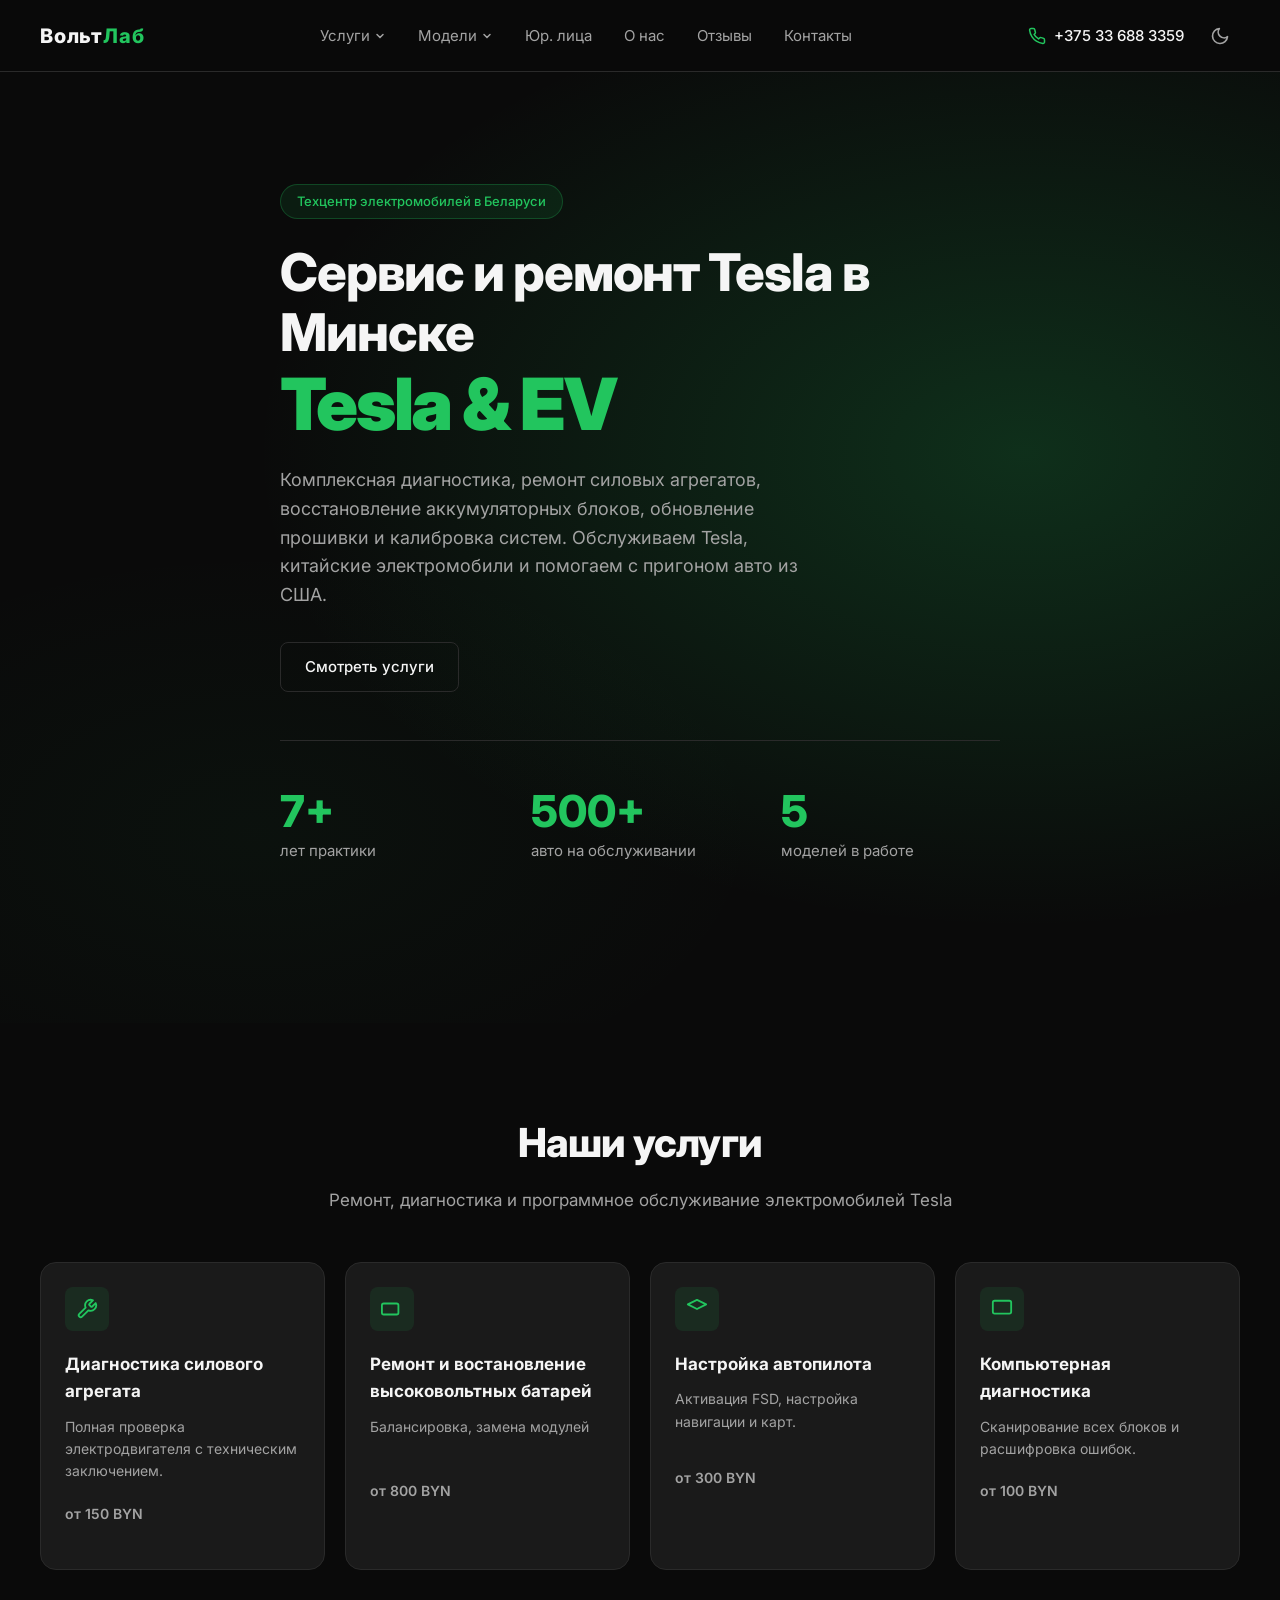
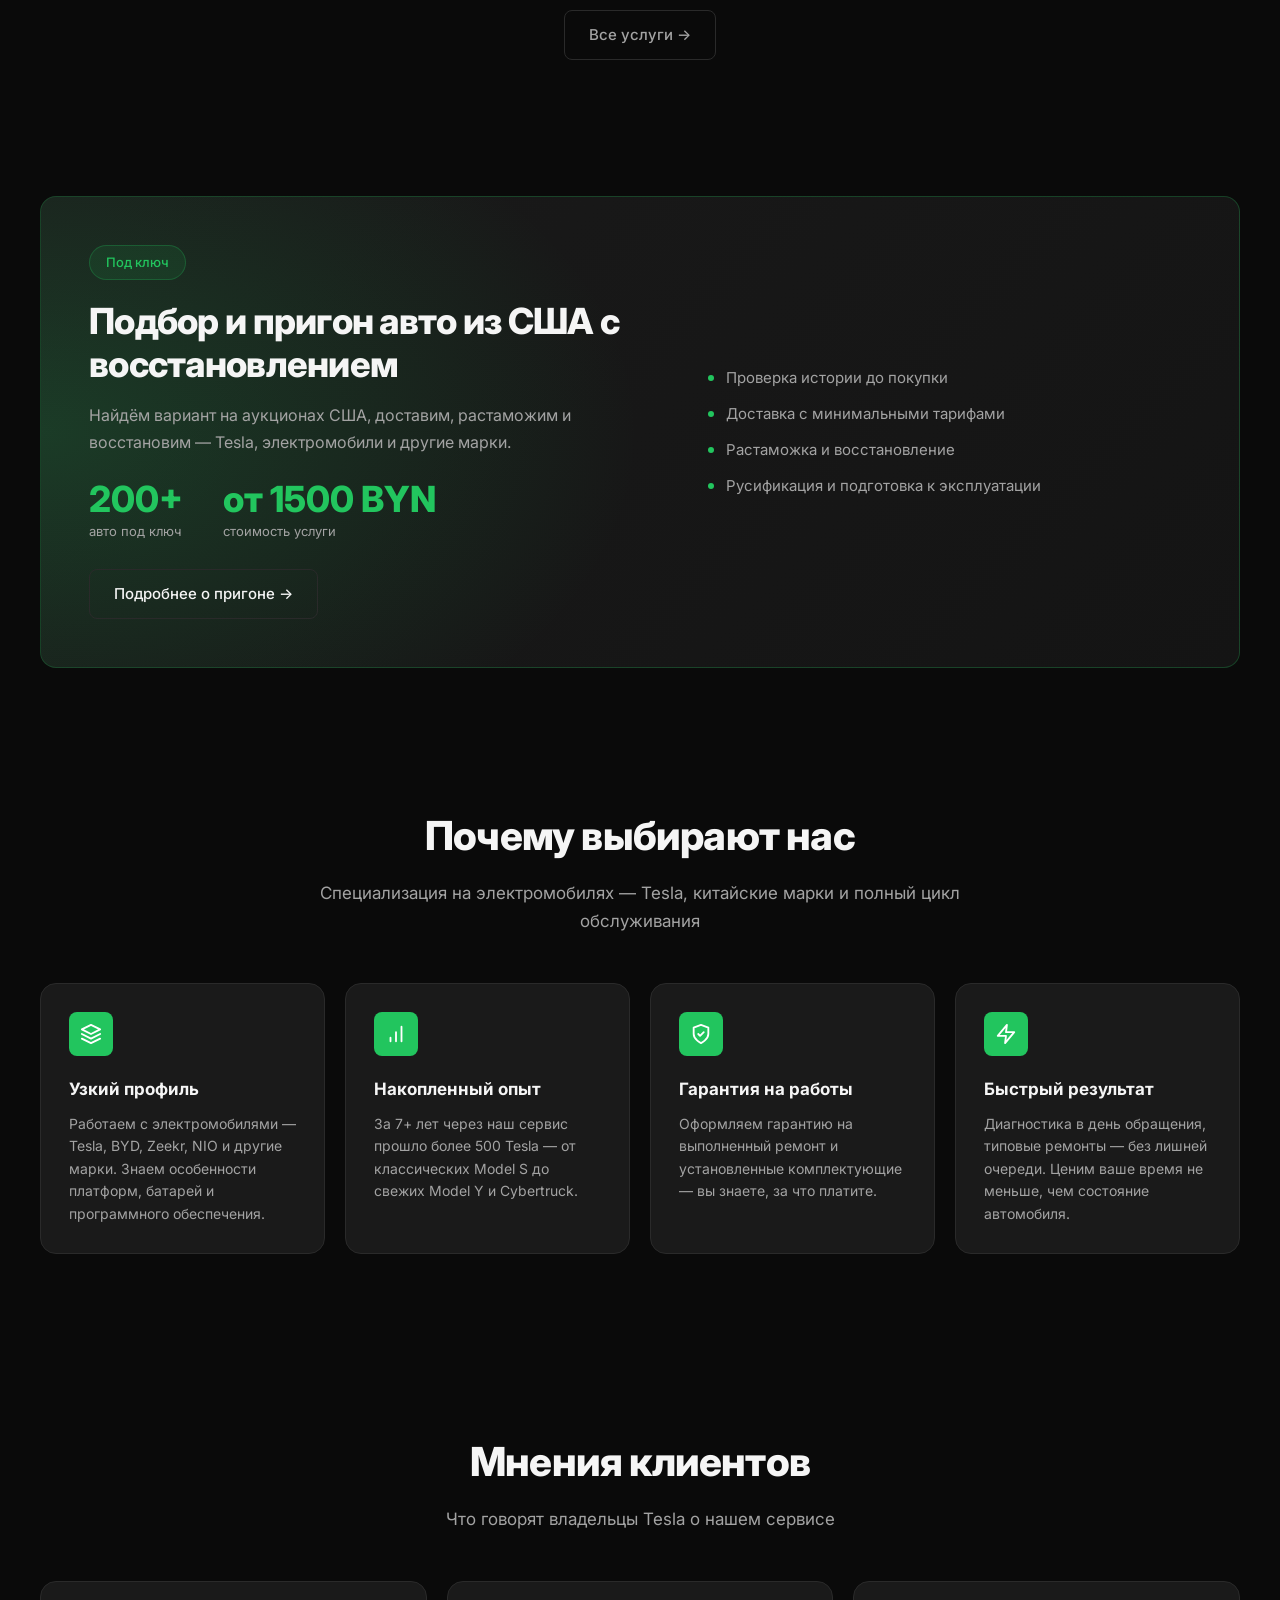
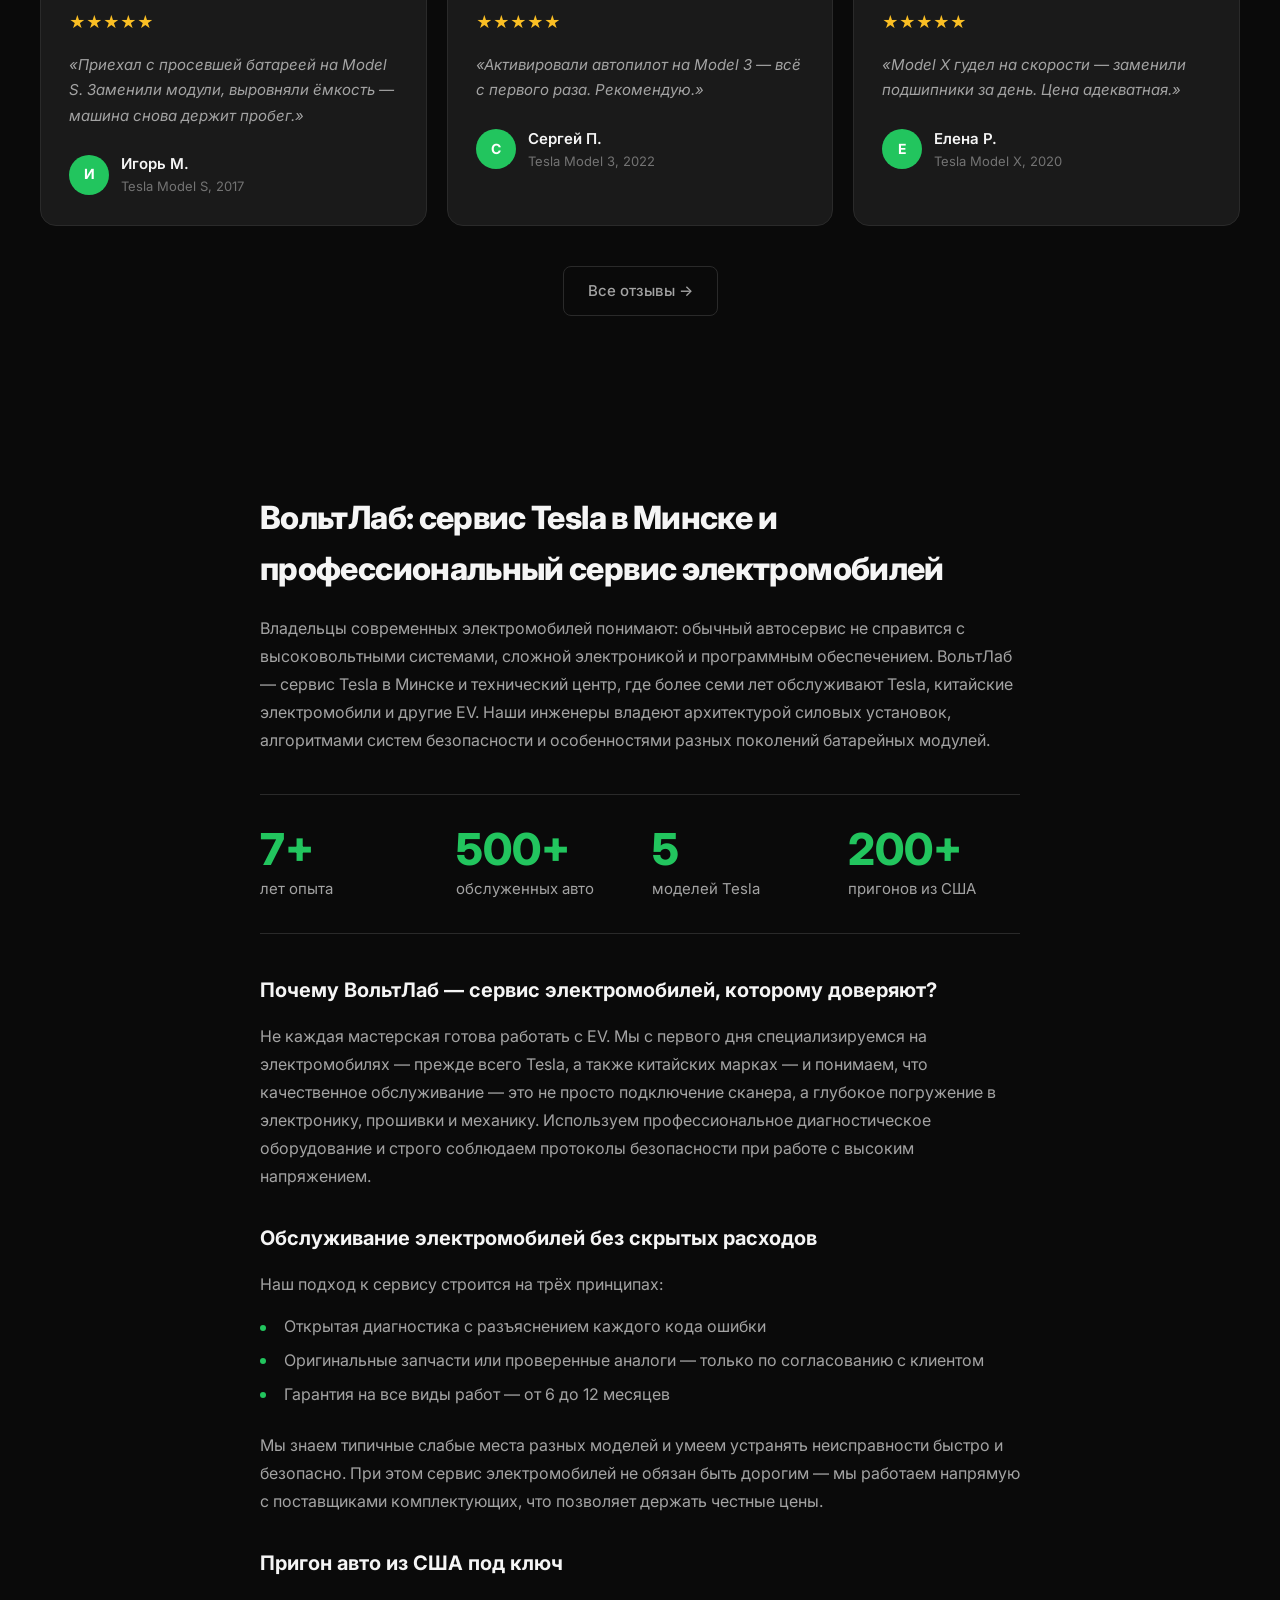
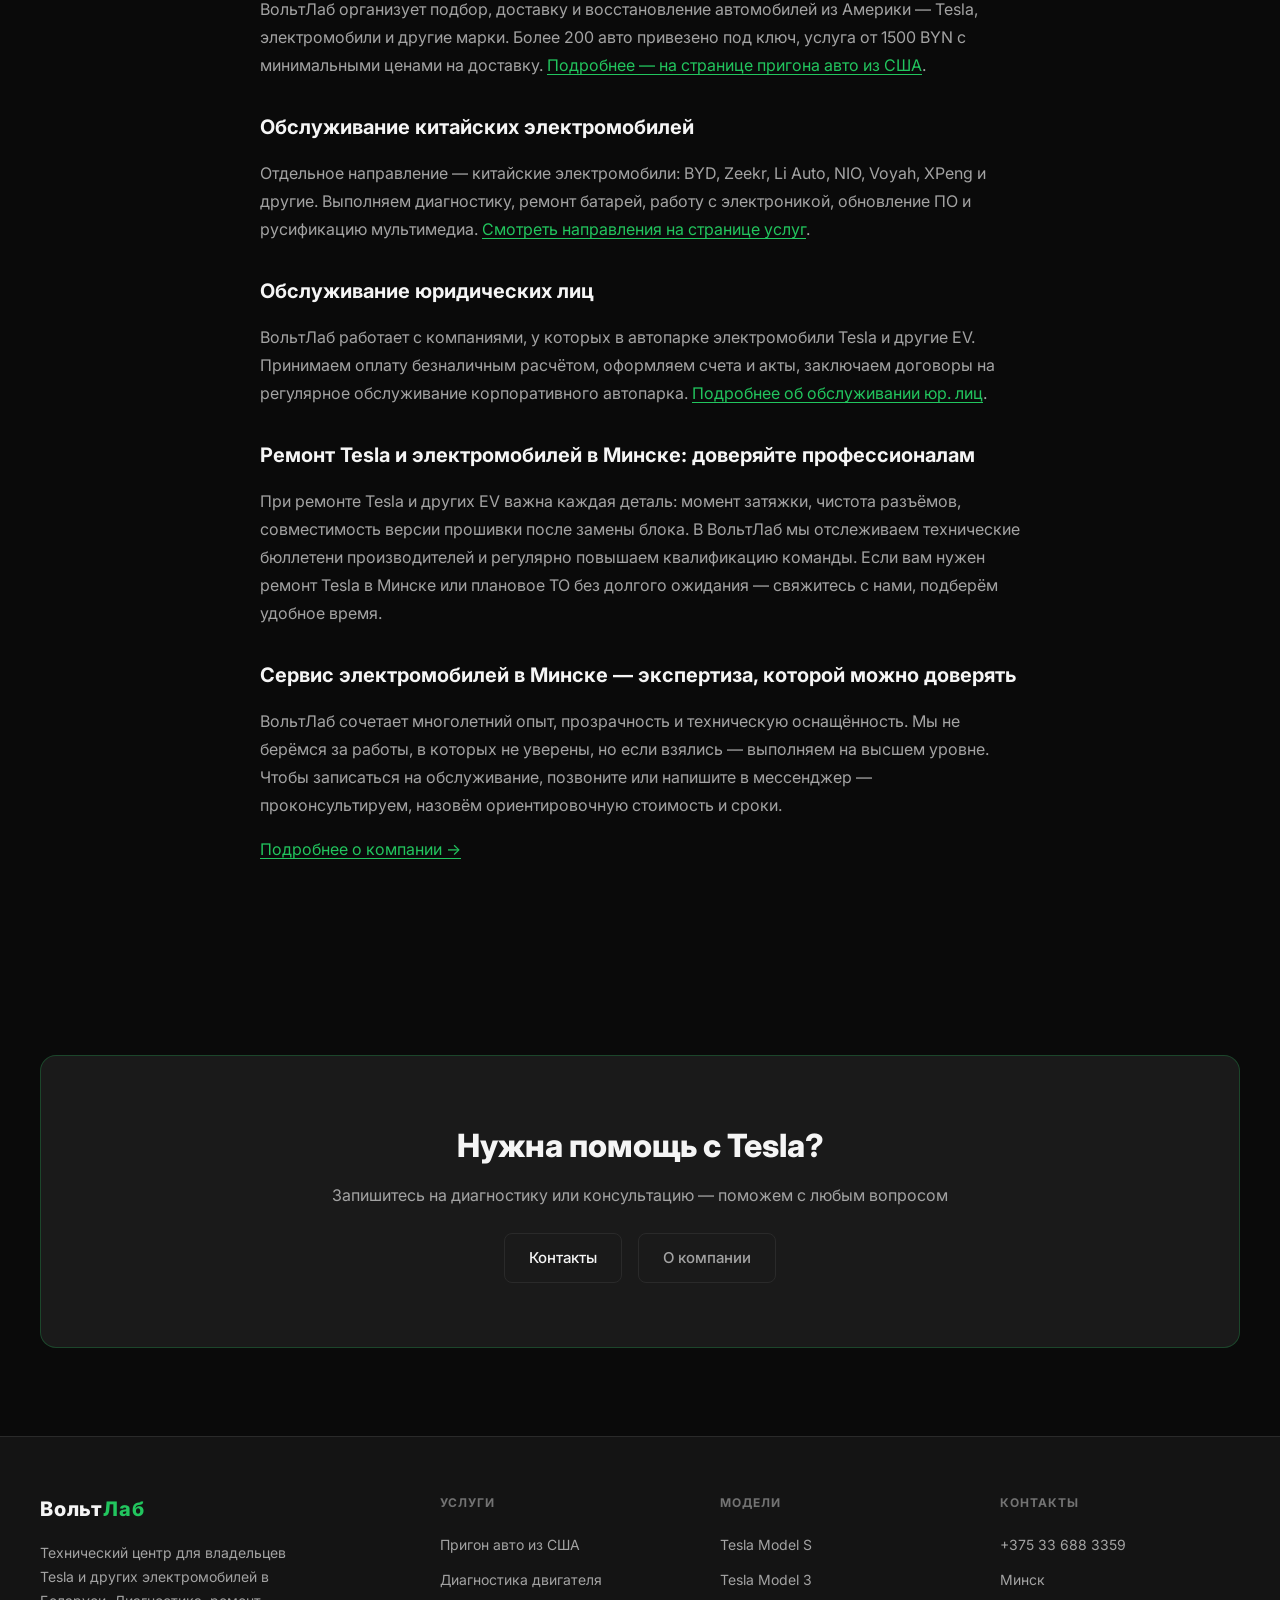
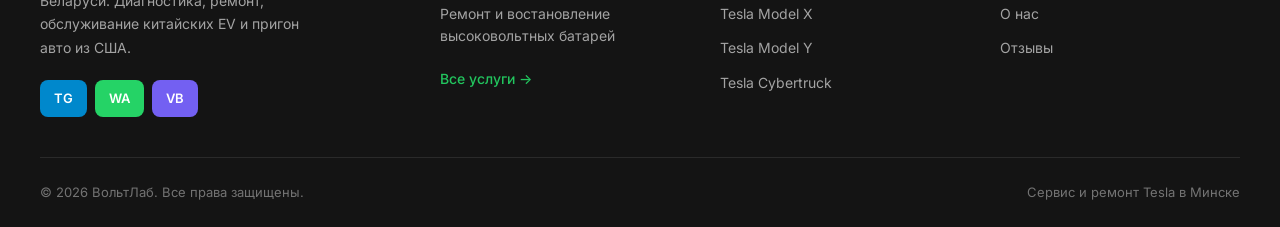
<file: index.html>
﻿<!DOCTYPE html>
<html lang="ru">
<head>
  <meta charset="UTF-8">
  <meta name="viewport" content="width=device-width, initial-scale=1.0">
  <title>Сервис и ремонт Tesla в Минске — ВольтЛаб</title>
  <meta name="description" content="Сервис Tesla в Минске — ВольтЛаб: диагностика, ремонт, восстановление АКБ, обслуживание электромобилей и пригон авто из США.">
  <meta name="keywords" content="сервис тесла минск, ремонт тесла минск, сервис Tesla Минск, ремонт Tesla Минск, ВольтЛаб, обслуживание Tesla, диагностика Tesla Минск">
  <link rel="canonical" href="https://service-tesla.by/">
  <link rel="icon" type="image/x-icon" href="favicon.ico">
  <meta property="og:type" content="website">
  <meta property="og:url" content="https://service-tesla.by/">
  <meta property="og:title" content="Сервис и ремонт Tesla в Минске — ВольтЛаб">
  <meta property="og:description" content="Сервис Tesla в Минске: диагностика, ремонт, АКБ, китайские EV и пригон авто из США. ВольтЛаб.">
  <meta property="og:locale" content="ru_BY">
  <meta property="og:site_name" content="ВольтЛаб">
  <link rel="preconnect" href="https://fonts.googleapis.com">
  <link rel="preconnect" href="https://fonts.gstatic.com" crossorigin>
  <link href="https://fonts.googleapis.com/css2?family=Inter:wght@400;500;600;700;800;900&display=swap" rel="stylesheet">
  <link rel="stylesheet" href="css/styles.css">
  <script type="application/ld+json">
  {"@context":"https://schema.org","@type":"AutoRepair","name":"ВольтЛаб","alternateName":"Сервис Tesla Минск","url":"https://service-tesla.by","telephone":"+375336883359","description":"Сервис и ремонт Tesla в Минске","areaServed":"Минск","address":{"@type":"PostalAddress","addressLocality":"Минск","addressCountry":"BY"}}
  </script>
</head>
<body>

  <header class="site-header">
    <div class="container header-inner">
      <a href="index.html" class="logo" aria-label="ВольтЛаб — на главную">Вольт<span>Лаб</span></a>
      <nav class="nav-desktop" aria-label="Основная навигация">
                        <div class="nav-dropdown">
          <a href="services.html" class="nav-link">Услуги<svg width="12" height="12" viewBox="0 0 12 12" fill="none" aria-hidden="true"><path d="M3 4.5L6 7.5L9 4.5" stroke="currentColor" stroke-width="1.5" stroke-linecap="round"/></svg></a>
        <div class="nav-dropdown-menu" role="menu">
          <a href="index.html" role="menuitem">Главная</a>
          <a href="services.html" role="menuitem">Услуги</a>
          <a href="import.html" role="menuitem">Пригон авто из США</a>
        </div>
        </div>
        <div class="nav-dropdown">
          <a href="models.html" class="nav-link">Модели<svg width="12" height="12" viewBox="0 0 12 12" fill="none" aria-hidden="true"><path d="M3 4.5L6 7.5L9 4.5" stroke="currentColor" stroke-width="1.5" stroke-linecap="round"/></svg></a>
        <div class="nav-dropdown-menu" role="menu">
          <a href="models.html" role="menuitem">Tesla Model S</a>
          <a href="models.html" role="menuitem">Tesla Model 3</a>
          <a href="models.html" role="menuitem">Tesla Model X</a>
          <a href="models.html" role="menuitem">Tesla Model Y</a>
          <a href="models.html" role="menuitem">Tesla Cybertruck</a>
          <a href="models.html" role="menuitem">Все модели →</a>
        </div>
        </div>
        <a href="b2b.html" class="nav-link">Юр. лица</a>
        <a href="about.html" class="nav-link">О нас</a>
        <a href="reviews.html" class="nav-link">Отзывы</a>
        <a href="contacts.html" class="nav-link">Контакты</a>
      </nav>
      <div class="header-actions">
        <a href="tel:+375336883359" class="phone-link">
          <svg width="18" height="18" viewBox="0 0 24 24" fill="none" aria-hidden="true"><path d="M22 16.92v3a2 2 0 01-2.18 2 19.79 19.79 0 01-8.63-3.07 19.5 19.5 0 01-6-6 19.79 19.79 0 01-3.07-8.67A2 2 0 014.11 2h3a2 2 0 012 1.72c.127.96.361 1.903.7 2.81a2 2 0 01-.45 2.11L8.09 9.91a16 16 0 006 6l1.27-1.27a2 2 0 012.11-.45c.907.339 1.85.573 2.81.7A2 2 0 0122 16.92z" stroke="currentColor" stroke-width="2" stroke-linecap="round" stroke-linejoin="round"/></svg>
          <span>+375 33 688 3359</span>
        </a>
        <button class="theme-toggle" type="button" aria-label="Переключить тему">
          <svg class="icon-moon" width="20" height="20" viewBox="0 0 24 24" fill="none" aria-hidden="true"><path d="M21 12.79A9 9 0 1111.21 3 7 7 0 0021 12.79z" stroke="currentColor" stroke-width="2" stroke-linecap="round" stroke-linejoin="round"/></svg>
          <svg class="icon-sun" width="20" height="20" viewBox="0 0 24 24" fill="none" aria-hidden="true"><circle cx="12" cy="12" r="5" stroke="currentColor" stroke-width="2"/><path d="M12 1v2M12 21v2M4.22 4.22l1.42 1.42M18.36 18.36l1.42 1.42M1 12h2M21 12h2M4.22 19.78l1.42-1.42M18.36 5.64l1.42-1.42" stroke="currentColor" stroke-width="2" stroke-linecap="round"/></svg>
        </button>
        <button class="burger" type="button" aria-label="Открыть меню" aria-expanded="false" aria-controls="mobile-nav"><span></span><span></span><span></span></button>
      </div>
    </div>
  </header>
  <nav id="mobile-nav" class="mobile-nav" aria-label="Мобильная навигация" hidden>
    <a href="services.html">Услуги</a>
    <a href="models.html">Модели</a>
    <a href="b2b.html">Юр. лица</a>
    <a href="about.html">О нас</a>
    <a href="reviews.html">Отзывы</a>
    <a href="contacts.html">Контакты</a>
    <div class="mobile-nav-group">
      <h4>Популярное</h4>
      <a href="import.html">Пригон авто из США</a>
      <a href="b2b.html">Обслуживание юр. лиц</a>
      <a href="services.html">Услуги</a>
    </div>
    <div class="mobile-nav-group">
      <h4>Связаться</h4>
      <a href="tel:+375336883359">+375 33 688 3359</a>
    </div>
  </nav>

  <main>
    <section class="hero" aria-labelledby="hero-title">
      <div class="container hero-content">
        <span class="badge">Техцентр электромобилей в Беларуси</span>
        <h1 id="hero-title">Сервис и ремонт Tesla в Минске</h1>
        <p class="accent-title" aria-hidden="true">Tesla &amp; EV</p>
        <p class="hero-desc">Комплексная диагностика, ремонт силовых агрегатов, восстановление аккумуляторных блоков, обновление прошивки и калибровка систем. Обслуживаем Tesla, китайские электромобили и помогаем с пригоном авто из США.</p>
        <a href="services.html" class="btn btn-outline">Смотреть услуги</a>
        <div class="stats" role="list">
          <div role="listitem"><div class="stat-value">7+</div><div class="stat-label">лет практики</div></div>
          <div role="listitem"><div class="stat-value">500+</div><div class="stat-label">авто на обслуживании</div></div>
          <div role="listitem"><div class="stat-value">5</div><div class="stat-label">моделей в работе</div></div>
        </div>
      </div>
    </section>

    <section class="section" aria-labelledby="services-preview">
      <div class="container">
        <header class="section-header">
          <h2 id="services-preview">Наши услуги</h2>
          <p>Ремонт, диагностика и программное обслуживание электромобилей Tesla</p>
        </header>
        <div class="services-grid">
          <article class="service-card">
            <div class="service-icon" aria-hidden="true"><svg width="22" height="22" viewBox="0 0 24 24" fill="none"><path d="M14.7 6.3a1 1 0 000 1.4l1.6 1.6a1 1 0 001.4 0l3.77-3.77a6 6 0 01-7.94 7.94l-6.91 6.91a2.12 2.12 0 01-3-3l6.91-6.91a6 6 0 017.94-7.94l-3.76 3.76z" stroke="currentColor" stroke-width="2" stroke-linecap="round" stroke-linejoin="round"/></svg></div>
            <h3>Диагностика силового агрегата</h3>
            <p>Полная проверка электродвигателя с техническим заключением.</p>
            <p class="service-price">от 150 BYN</p>
          </article>
          <article class="service-card">
            <div class="service-icon" aria-hidden="true"><svg width="22" height="22" viewBox="0 0 24 24" fill="none"><rect x="1" y="6" width="18" height="12" rx="2" stroke="currentColor" stroke-width="2"/></svg></div>
            <h3>Ремонт и востановление высоковольтных батарей</h3>
            <p>Балансировка, замена модулей</p>
            <p class="service-price">от 800 BYN</p>
          </article>
          <article class="service-card">
            <div class="service-icon" aria-hidden="true"><svg width="22" height="22" viewBox="0 0 24 24" fill="none"><path d="M12 2L2 7l10 5 10-5-10-5z" stroke="currentColor" stroke-width="2" stroke-linecap="round" stroke-linejoin="round"/></svg></div>
            <h3>Настройка автопилота</h3>
            <p>Активация FSD, настройка навигации и карт.</p>
            <p class="service-price">от 300 BYN</p>
          </article>
          <article class="service-card">
            <div class="service-icon" aria-hidden="true"><svg width="22" height="22" viewBox="0 0 24 24" fill="none"><rect x="2" y="3" width="20" height="14" rx="2" stroke="currentColor" stroke-width="2"/></svg></div>
            <h3>Компьютерная диагностика</h3>
            <p>Сканирование всех блоков и расшифровка ошибок.</p>
            <p class="service-price">от 100 BYN</p>
          </article>
        </div>
        <div class="section-footer"><a href="services.html" class="btn btn-ghost">Все услуги →</a></div>
      </div>
    </section>

    <section id="import" class="import-teaser" aria-labelledby="import-teaser-title">
      <div class="container">
        <div class="import-teaser-card">
          <div class="import-teaser-content">
            <span class="b2b-badge">Под ключ</span>
            <h2 id="import-teaser-title">Подбор и пригон авто из США с восстановлением</h2>
            <p>Найдём вариант на аукционах США, доставим, растаможим и восстановим — Tesla, электромобили и другие марки.</p>
            <div class="import-teaser-stats">
              <div><div class="import-stat-value">200+</div><div class="import-stat-label">авто под ключ</div></div>
              <div><div class="import-stat-value">от 1500 BYN</div><div class="import-stat-label">стоимость услуги</div></div>
            </div>
            <a href="import.html" class="btn btn-outline">Подробнее о пригоне →</a>
          </div>
          <aside class="import-teaser-aside">
            <ul class="import-teaser-list">
              <li>Проверка истории до покупки</li>
              <li>Доставка с минимальными тарифами</li>
              <li>Растаможка и восстановление</li>
              <li>Русификация и подготовка к эксплуатации</li>
            </ul>
          </aside>
        </div>
      </div>
    </section>

    <section class="section" aria-labelledby="why-us-title">
      <div class="container">
        <header class="section-header">
          <h2 id="why-us-title">Почему выбирают нас</h2>
          <p>Специализация на электромобилях — Tesla, китайские марки и полный цикл обслуживания</p>
        </header>
        <div class="features-grid">
          <article class="feature-card">
            <div class="feature-icon" aria-hidden="true"><svg width="22" height="22" viewBox="0 0 24 24" fill="none"><path d="M12 2L2 7l10 5 10-5-10-5zM2 17l10 5 10-5M2 12l10 5 10-5" stroke="currentColor" stroke-width="2" stroke-linecap="round" stroke-linejoin="round"/></svg></div>
            <h3>Узкий профиль</h3>
            <p>Работаем с электромобилями — Tesla, BYD, Zeekr, NIO и другие марки. Знаем особенности платформ, батарей и программного обеспечения.</p>
          </article>
          <article class="feature-card">
            <div class="feature-icon" aria-hidden="true"><svg width="22" height="22" viewBox="0 0 24 24" fill="none"><path d="M12 20V10M18 20V4M6 20v-4" stroke="currentColor" stroke-width="2" stroke-linecap="round" stroke-linejoin="round"/></svg></div>
            <h3>Накопленный опыт</h3>
            <p>За 7+ лет через наш сервис прошло более 500 Tesla — от классических Model S до свежих Model Y и Cybertruck.</p>
          </article>
          <article class="feature-card">
            <div class="feature-icon" aria-hidden="true"><svg width="22" height="22" viewBox="0 0 24 24" fill="none"><path d="M9 12l2 2 4-4M12 22s8-4 8-10V5l-8-3-8 3v7c0 6 8 10 8 10z" stroke="currentColor" stroke-width="2" stroke-linecap="round" stroke-linejoin="round"/></svg></div>
            <h3>Гарантия на работы</h3>
            <p>Оформляем гарантию на выполненный ремонт и установленные комплектующие — вы знаете, за что платите.</p>
          </article>
          <article class="feature-card">
            <div class="feature-icon" aria-hidden="true"><svg width="22" height="22" viewBox="0 0 24 24" fill="none"><path d="M13 2L3 14h9l-1 8 10-12h-9l1-8z" stroke="currentColor" stroke-width="2" stroke-linecap="round" stroke-linejoin="round"/></svg></div>
            <h3>Быстрый результат</h3>
            <p>Диагностика в день обращения, типовые ремонты — без лишней очереди. Ценим ваше время не меньше, чем состояние автомобиля.</p>
          </article>
        </div>
      </div>
    </section>

    <section class="section" aria-labelledby="reviews-preview">
      <div class="container">
        <header class="section-header">
          <h2 id="reviews-preview">Мнения клиентов</h2>
          <p>Что говорят владельцы Tesla о нашем сервисе</p>
        </header>
        <div class="reviews-grid">
          <article class="review-card">
            <div class="stars" aria-label="5 из 5">★★★★★</div>
            <blockquote class="review-text">«Приехал с просевшей батареей на Model S. Заменили модули, выровняли ёмкость — машина снова держит пробег.»</blockquote>
            <footer class="review-author"><div class="review-avatar">И</div><div><div class="review-name">Игорь М.</div><div class="review-car">Tesla Model S, 2017</div></div></footer>
          </article>
          <article class="review-card">
            <div class="stars" aria-label="5 из 5">★★★★★</div>
            <blockquote class="review-text">«Активировали автопилот на Model 3 — всё с первого раза. Рекомендую.»</blockquote>
            <footer class="review-author"><div class="review-avatar">С</div><div><div class="review-name">Сергей П.</div><div class="review-car">Tesla Model 3, 2022</div></div></footer>
          </article>
          <article class="review-card">
            <div class="stars" aria-label="5 из 5">★★★★★</div>
            <blockquote class="review-text">«Model X гудел на скорости — заменили подшипники за день. Цена адекватная.»</blockquote>
            <footer class="review-author"><div class="review-avatar">Е</div><div><div class="review-name">Елена Р.</div><div class="review-car">Tesla Model X, 2020</div></div></footer>
          </article>
        </div>
        <div class="section-footer"><a href="reviews.html" class="btn btn-ghost">Все отзывы →</a></div>
      </div>
    </section>

    <section class="section" aria-labelledby="about-info-title">
      <div class="container seo-content">
        <h2 id="about-info-title">ВольтЛаб: сервис Tesla в Минске и профессиональный сервис электромобилей</h2>
        <p>Владельцы современных электромобилей понимают: обычный автосервис не справится с высоковольтными системами, сложной электроникой и программным обеспечением. ВольтЛаб — сервис Tesla в Минске и технический центр, где более семи лет обслуживают Tesla, китайские электромобили и другие EV. Наши инженеры владеют архитектурой силовых установок, алгоритмами систем безопасности и особенностями разных поколений батарейных модулей.</p>

        <div class="page-stats" role="list">
          <div role="listitem"><div class="stat-value">7+</div><div class="stat-label">лет опыта</div></div>
          <div role="listitem"><div class="stat-value">500+</div><div class="stat-label">обслуженных авто</div></div>
          <div role="listitem"><div class="stat-value">5</div><div class="stat-label">моделей Tesla</div></div>
          <div role="listitem"><div class="stat-value">200+</div><div class="stat-label">пригонов из США</div></div>
        </div>

        <h3>Почему ВольтЛаб — сервис электромобилей, которому доверяют?</h3>
        <p>Не каждая мастерская готова работать с EV. Мы с первого дня специализируемся на электромобилях — прежде всего Tesla, а также китайских марках — и понимаем, что качественное обслуживание — это не просто подключение сканера, а глубокое погружение в электронику, прошивки и механику. Используем профессиональное диагностическое оборудование и строго соблюдаем протоколы безопасности при работе с высоким напряжением.</p>

        <h3>Обслуживание электромобилей без скрытых расходов</h3>
        <p>Наш подход к сервису строится на трёх принципах:</p>
        <ul>
          <li>Открытая диагностика с разъяснением каждого кода ошибки</li>
          <li>Оригинальные запчасти или проверенные аналоги — только по согласованию с клиентом</li>
          <li>Гарантия на все виды работ — от 6 до 12 месяцев</li>
        </ul>
        <p>Мы знаем типичные слабые места разных моделей и умеем устранять неисправности быстро и безопасно. При этом сервис электромобилей не обязан быть дорогим — мы работаем напрямую с поставщиками комплектующих, что позволяет держать честные цены.</p>

        <h3>Пригон авто из США под ключ</h3>
        <p>ВольтЛаб организует подбор, доставку и восстановление автомобилей из Америки — Tesla, электромобили и другие марки. Более 200 авто привезено под ключ, услуга от 1500 BYN с минимальными ценами на доставку. <a href="import.html">Подробнее — на странице пригона авто из США</a>.</p>

        <h3>Обслуживание китайских электромобилей</h3>
        <p>Отдельное направление — китайские электромобили: BYD, Zeekr, Li Auto, NIO, Voyah, XPeng и другие. Выполняем диагностику, ремонт батарей, работу с электроникой, обновление ПО и русификацию мультимедиа. <a href="services.html#chinese-ev-title">Смотреть направления на странице услуг</a>.</p>

        <h3>Обслуживание юридических лиц</h3>
        <p>ВольтЛаб работает с компаниями, у которых в автопарке электромобили Tesla и другие EV. Принимаем оплату безналичным расчётом, оформляем счета и акты, заключаем договоры на регулярное обслуживание корпоративного автопарка. <a href="b2b.html">Подробнее об обслуживании юр. лиц</a>.</p>

        <h3>Ремонт Tesla и электромобилей в Минске: доверяйте профессионалам</h3>
        <p>При ремонте Tesla и других EV важна каждая деталь: момент затяжки, чистота разъёмов, совместимость версии прошивки после замены блока. В ВольтЛаб мы отслеживаем технические бюллетени производителей и регулярно повышаем квалификацию команды. Если вам нужен ремонт Tesla в Минске или плановое ТО без долгого ожидания — свяжитесь с нами, подберём удобное время.</p>

        <h3>Сервис электромобилей в Минске — экспертиза, которой можно доверять</h3>
        <p>ВольтЛаб сочетает многолетний опыт, прозрачность и техническую оснащённость. Мы не берёмся за работы, в которых не уверены, но если взялись — выполняем на высшем уровне. Чтобы записаться на обслуживание, позвоните или напишите в мессенджер — проконсультируем, назовём ориентировочную стоимость и сроки.</p>

        <p><a href="about.html">Подробнее о компании →</a></p>
      </div>
    </section>

    <section class="section">
      <div class="container">
        <div class="import-cta">
          <h2>Нужна помощь с Tesla?</h2>
          <p>Запишитесь на диагностику или консультацию — поможем с любым вопросом</p>
          <div class="import-cta-actions">
            <a href="contacts.html" class="btn btn-outline">Контакты</a>
            <a href="about.html" class="btn btn-ghost">О компании</a>
          </div>
        </div>
      </div>
    </section>
  </main>

  <footer class="site-footer">
    <div class="container">
      <div class="footer-grid">
        <div class="footer-brand">
          <a href="index.html" class="logo">Вольт<span>Лаб</span></a>
          <p>Технический центр для владельцев Tesla и других электромобилей в Беларуси. Диагностика, ремонт, обслуживание китайских EV и пригон авто из США.</p>
          <div class="footer-socials">
            <a href="https://t.me/+375336883359" class="social-btn social-btn--tg" target="_blank" rel="noopener noreferrer">TG</a>
            <a href="https://wa.me/375336883359" class="social-btn social-btn--wa" target="_blank" rel="noopener noreferrer">WA</a>
            <a href="viber://chat/?number=%2B375336883359" class="social-btn social-btn--vb">VB</a>
          </div>
        </div>
        <div class="footer-col">
          <h4>Услуги</h4>
          <a href="import.html">Пригон авто из США</a>
          <a href="services.html">Диагностика двигателя</a>
          <a href="services.html">Ремонт и востановление высоковольтных батарей</a>
          <a href="services.html" class="all-link">Все услуги →</a>
        </div>
        <div class="footer-col">
          <h4>Модели</h4>
          <a href="models.html">Tesla Model S</a>
          <a href="models.html">Tesla Model 3</a>
          <a href="models.html">Tesla Model X</a>
          <a href="models.html">Tesla Model Y</a>
          <a href="models.html">Tesla Cybertruck</a>
        </div>
        <div class="footer-col">
          <h4>Контакты</h4>
          <a href="tel:+375336883359">+375 33 688 3359</a>
          <a href="contacts.html">Минск</a>
          <a href="about.html">О нас</a>
          <a href="reviews.html">Отзывы</a>
        </div>
      </div>
      <div class="footer-bottom">
        <span>© 2026 ВольтЛаб. Все права защищены.</span>
        <span>Сервис и ремонт Tesla в Минске</span>
      </div>
    </div>
  </footer>
  <script src="js/main.js" defer></script>
</body>
</html>
</file>
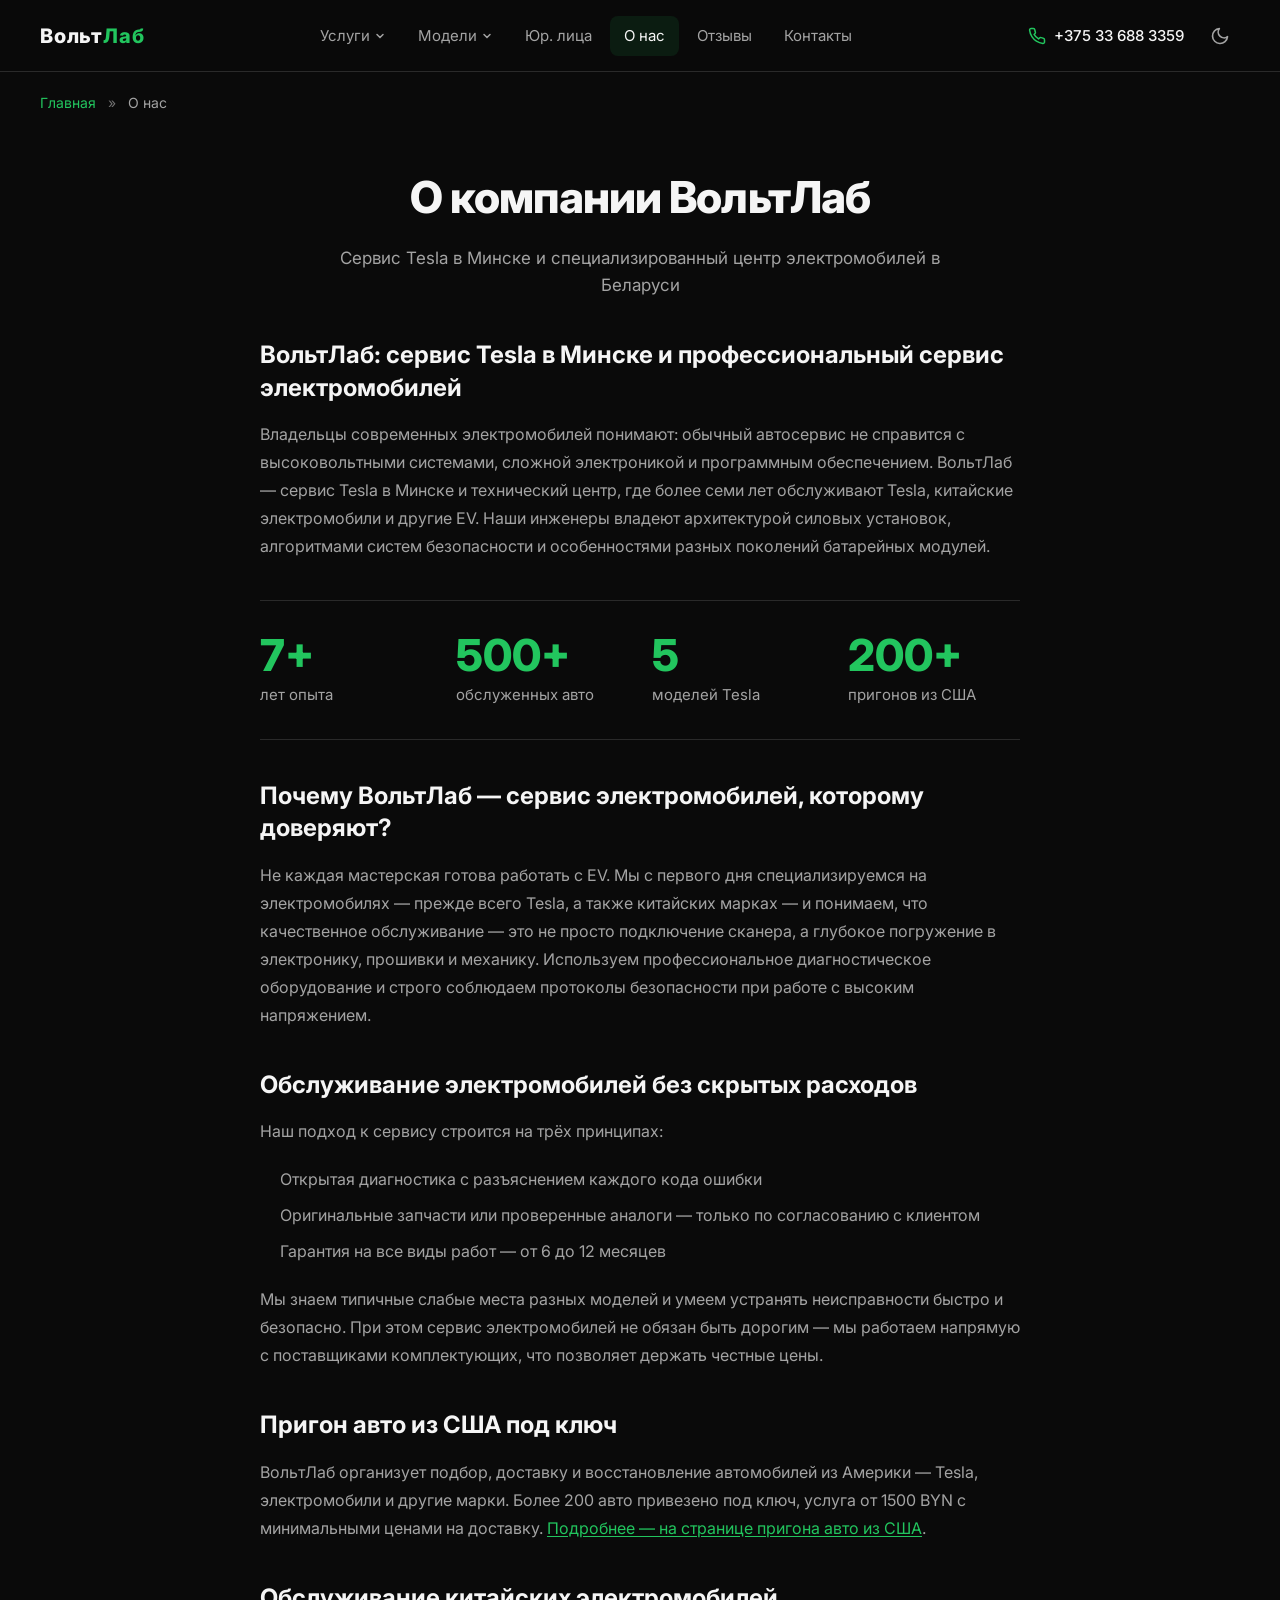
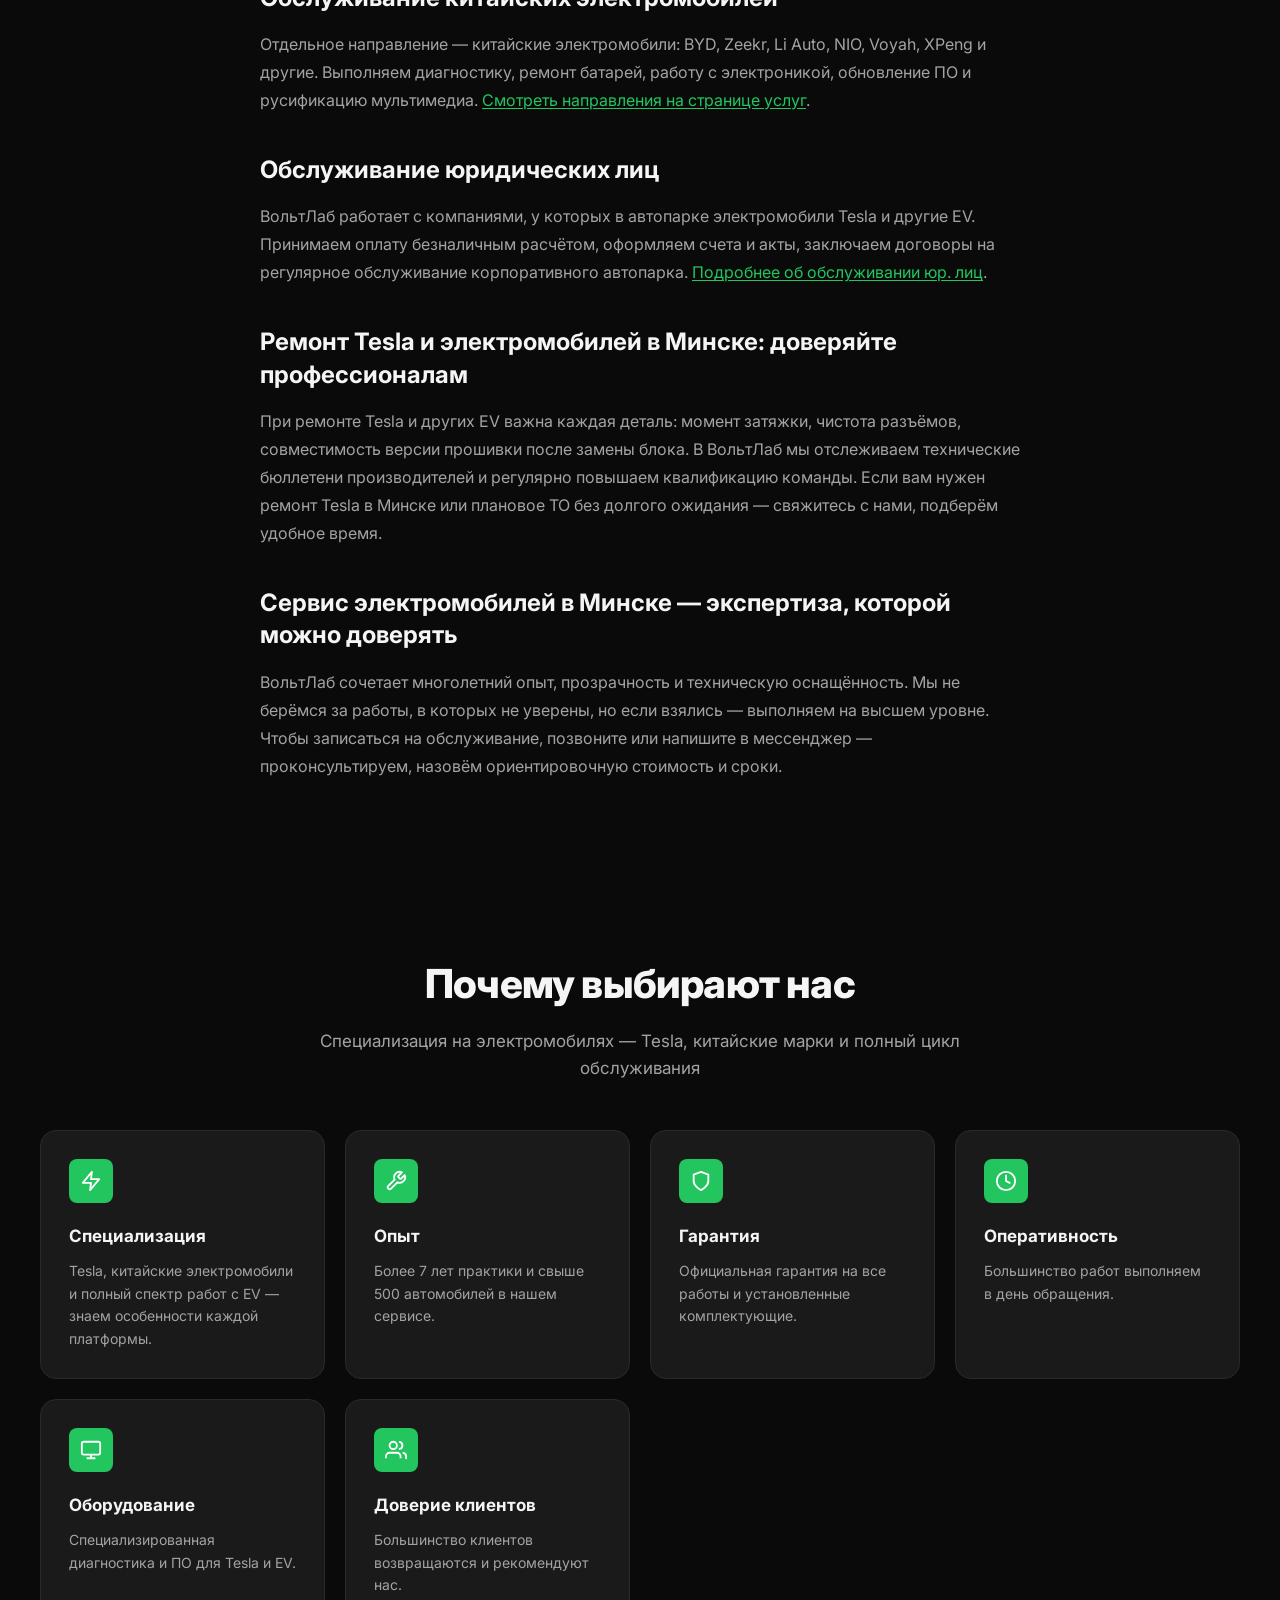
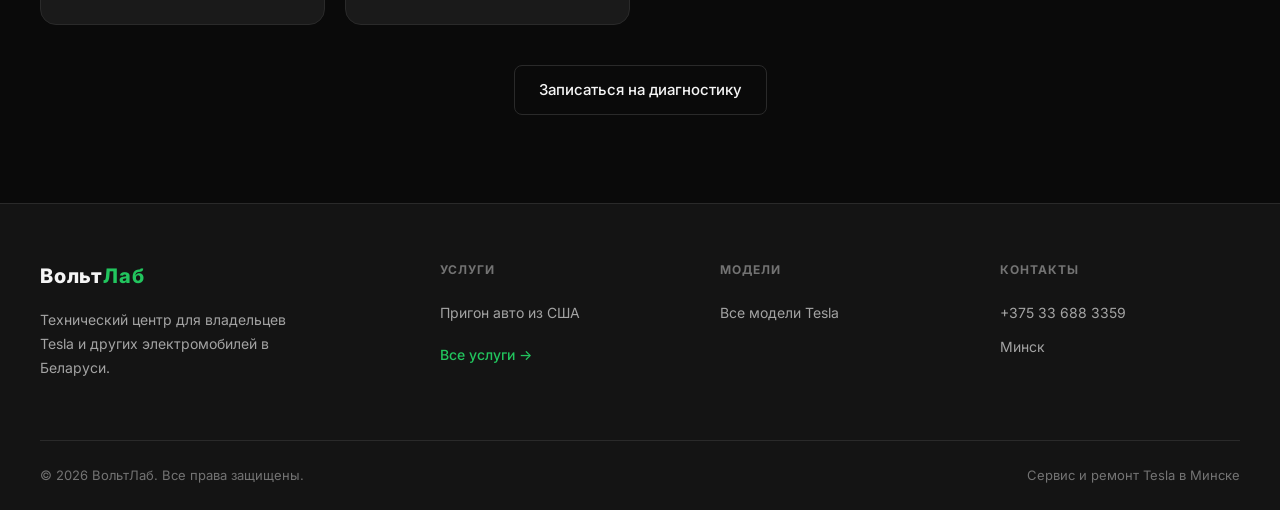
<file: about.html>
﻿<!DOCTYPE html>
<html lang="ru">
<head>
  <meta charset="UTF-8">
  <meta name="viewport" content="width=device-width, initial-scale=1.0">
  <title>О сервисе Tesla ВольтЛаб в Минске</title>
  <meta name="description" content="ВольтЛаб — сервис Tesla в Минске. Более 7 лет опыта, 500+ обслуженных авто, ремонт Tesla, пригон из США, китайские EV и юр. лица.">
  <meta name="keywords" content="сервис Tesla Минск, ВольтЛаб, о компании, ремонт тесла минск, сервис электромобилей Минск">
  <link rel="canonical" href="https://service-tesla.by/about.html">
  <link rel="icon" type="image/x-icon" href="favicon.ico">
  <meta property="og:type" content="website">
  <meta property="og:url" content="https://service-tesla.by/about.html">
  <meta property="og:title" content="О сервисе Tesla ВольтЛаб в Минске">
  <meta property="og:description" content="Специализированный сервис Tesla в Минске: опыт, гарантия, пригон авто и EV.">
  <meta property="og:locale" content="ru_BY">
  <meta property="og:site_name" content="ВольтЛаб">
  <link rel="preconnect" href="https://fonts.googleapis.com">
  <link rel="preconnect" href="https://fonts.gstatic.com" crossorigin>
  <link href="https://fonts.googleapis.com/css2?family=Inter:wght@400;500;600;700;800;900&display=swap" rel="stylesheet">
  <link rel="stylesheet" href="css/styles.css">
</head>
<body>

  <header class="site-header">
    <div class="container header-inner">
      <a href="index.html" class="logo" aria-label="ВольтЛаб — на главную">Вольт<span>Лаб</span></a>
      <nav class="nav-desktop" aria-label="Основная навигация">
                        <div class="nav-dropdown">
          <a href="services.html" class="nav-link">Услуги<svg width="12" height="12" viewBox="0 0 12 12" fill="none" aria-hidden="true"><path d="M3 4.5L6 7.5L9 4.5" stroke="currentColor" stroke-width="1.5" stroke-linecap="round"/></svg></a>
        <div class="nav-dropdown-menu" role="menu">
          <a href="index.html" role="menuitem">Главная</a>
          <a href="services.html" role="menuitem">Услуги</a>
          <a href="import.html" role="menuitem">Пригон авто из США</a>
        </div>
        </div>
        <div class="nav-dropdown">
          <a href="models.html" class="nav-link">Модели<svg width="12" height="12" viewBox="0 0 12 12" fill="none" aria-hidden="true"><path d="M3 4.5L6 7.5L9 4.5" stroke="currentColor" stroke-width="1.5" stroke-linecap="round"/></svg></a>
        <div class="nav-dropdown-menu" role="menu">
          <a href="models.html" role="menuitem">Tesla Model S</a>
          <a href="models.html" role="menuitem">Tesla Model 3</a>
          <a href="models.html" role="menuitem">Tesla Model X</a>
          <a href="models.html" role="menuitem">Tesla Model Y</a>
          <a href="models.html" role="menuitem">Tesla Cybertruck</a>
          <a href="models.html" role="menuitem">Все модели →</a>
        </div>
        </div>
        <a href="b2b.html" class="nav-link">Юр. лица</a>
        <a href="about.html" class="nav-link" aria-current="page">О нас</a>
        <a href="reviews.html" class="nav-link">Отзывы</a>
        <a href="contacts.html" class="nav-link">Контакты</a>
      </nav>
      <div class="header-actions">
        <a href="tel:+375336883359" class="phone-link">
          <svg width="18" height="18" viewBox="0 0 24 24" fill="none" aria-hidden="true"><path d="M22 16.92v3a2 2 0 01-2.18 2 19.79 19.79 0 01-8.63-3.07 19.5 19.5 0 01-6-6 19.79 19.79 0 01-3.07-8.67A2 2 0 014.11 2h3a2 2 0 012 1.72c.127.96.361 1.903.7 2.81a2 2 0 01-.45 2.11L8.09 9.91a16 16 0 006 6l1.27-1.27a2 2 0 012.11-.45c.907.339 1.85.573 2.81.7A2 2 0 0122 16.92z" stroke="currentColor" stroke-width="2" stroke-linecap="round" stroke-linejoin="round"/></svg>
          <span>+375 33 688 3359</span>
        </a>
        <button class="theme-toggle" type="button" aria-label="Переключить тему">
          <svg class="icon-moon" width="20" height="20" viewBox="0 0 24 24" fill="none" aria-hidden="true"><path d="M21 12.79A9 9 0 1111.21 3 7 7 0 0021 12.79z" stroke="currentColor" stroke-width="2" stroke-linecap="round" stroke-linejoin="round"/></svg>
          <svg class="icon-sun" width="20" height="20" viewBox="0 0 24 24" fill="none" aria-hidden="true"><circle cx="12" cy="12" r="5" stroke="currentColor" stroke-width="2"/><path d="M12 1v2M12 21v2M4.22 4.22l1.42 1.42M18.36 18.36l1.42 1.42M1 12h2M21 12h2M4.22 19.78l1.42-1.42M18.36 5.64l1.42-1.42" stroke="currentColor" stroke-width="2" stroke-linecap="round"/></svg>
        </button>
        <button class="burger" type="button" aria-label="Открыть меню" aria-expanded="false" aria-controls="mobile-nav"><span></span><span></span><span></span></button>
      </div>
    </div>
  </header>
  <nav id="mobile-nav" class="mobile-nav" aria-label="Мобильная навигация" hidden>
    <a href="services.html">Услуги</a>
    <a href="models.html">Модели</a>
    <a href="b2b.html">Юр. лица</a>
    <a href="about.html">О нас</a>
    <a href="reviews.html">Отзывы</a>
    <a href="contacts.html">Контакты</a>
  </nav>

  <main>
    <div class="container">
      <nav class="breadcrumbs" aria-label="Хлебные крошки">
        <a href="index.html">Главная</a>
        <span aria-hidden="true">»</span>
        <span>О нас</span>
      </nav>
    </div>

    <header class="page-header">
      <div class="container">
        <h1>О компании ВольтЛаб</h1>
        <p class="lead">Сервис Tesla в Минске и специализированный центр электромобилей в Беларуси</p>
      </div>
    </header>

    <div class="container page-content">
      <h2>ВольтЛаб: сервис Tesla в Минске и профессиональный сервис электромобилей</h2>
      <p>Владельцы современных электромобилей понимают: обычный автосервис не справится с высоковольтными системами, сложной электроникой и программным обеспечением. ВольтЛаб — сервис Tesla в Минске и технический центр, где более семи лет обслуживают Tesla, китайские электромобили и другие EV. Наши инженеры владеют архитектурой силовых установок, алгоритмами систем безопасности и особенностями разных поколений батарейных модулей.</p>

      <div class="page-stats" role="list">
        <div role="listitem"><div class="stat-value">7+</div><div class="stat-label">лет опыта</div></div>
        <div role="listitem"><div class="stat-value">500+</div><div class="stat-label">обслуженных авто</div></div>
        <div role="listitem"><div class="stat-value">5</div><div class="stat-label">моделей Tesla</div></div>
        <div role="listitem"><div class="stat-value">200+</div><div class="stat-label">пригонов из США</div></div>
      </div>

      <h2>Почему ВольтЛаб — сервис электромобилей, которому доверяют?</h2>
      <p>Не каждая мастерская готова работать с EV. Мы с первого дня специализируемся на электромобилях — прежде всего Tesla, а также китайских марках — и понимаем, что качественное обслуживание — это не просто подключение сканера, а глубокое погружение в электронику, прошивки и механику. Используем профессиональное диагностическое оборудование и строго соблюдаем протоколы безопасности при работе с высоким напряжением.</p>

      <h2>Обслуживание электромобилей без скрытых расходов</h2>
      <p>Наш подход к сервису строится на трёх принципах:</p>
      <ul>
        <li>Открытая диагностика с разъяснением каждого кода ошибки</li>
        <li>Оригинальные запчасти или проверенные аналоги — только по согласованию с клиентом</li>
        <li>Гарантия на все виды работ — от 6 до 12 месяцев</li>
      </ul>
      <p>Мы знаем типичные слабые места разных моделей и умеем устранять неисправности быстро и безопасно. При этом сервис электромобилей не обязан быть дорогим — мы работаем напрямую с поставщиками комплектующих, что позволяет держать честные цены.</p>

      <h2>Пригон авто из США под ключ</h2>
      <p>ВольтЛаб организует подбор, доставку и восстановление автомобилей из Америки — Tesla, электромобили и другие марки. Более 200 авто привезено под ключ, услуга от 1500 BYN с минимальными ценами на доставку. <a href="import.html">Подробнее — на странице пригона авто из США</a>.</p>

      <h2>Обслуживание китайских электромобилей</h2>
      <p>Отдельное направление — китайские электромобили: BYD, Zeekr, Li Auto, NIO, Voyah, XPeng и другие. Выполняем диагностику, ремонт батарей, работу с электроникой, обновление ПО и русификацию мультимедиа. <a href="services.html#chinese-ev-title">Смотреть направления на странице услуг</a>.</p>

      <h2>Обслуживание юридических лиц</h2>
      <p>ВольтЛаб работает с компаниями, у которых в автопарке электромобили Tesla и другие EV. Принимаем оплату безналичным расчётом, оформляем счета и акты, заключаем договоры на регулярное обслуживание корпоративного автопарка. <a href="b2b.html">Подробнее об обслуживании юр. лиц</a>.</p>

      <h2>Ремонт Tesla и электромобилей в Минске: доверяйте профессионалам</h2>
      <p>При ремонте Tesla и других EV важна каждая деталь: момент затяжки, чистота разъёмов, совместимость версии прошивки после замены блока. В ВольтЛаб мы отслеживаем технические бюллетени производителей и регулярно повышаем квалификацию команды. Если вам нужен ремонт Tesla в Минске или плановое ТО без долгого ожидания — свяжитесь с нами, подберём удобное время.</p>

      <h2>Сервис электромобилей в Минске — экспертиза, которой можно доверять</h2>
      <p>ВольтЛаб сочетает многолетний опыт, прозрачность и техническую оснащённость. Мы не берёмся за работы, в которых не уверены, но если взялись — выполняем на высшем уровне. Чтобы записаться на обслуживание, позвоните или напишите в мессенджер — проконсультируем, назовём ориентировочную стоимость и сроки.</p>
    </div>

    <section class="section" aria-labelledby="about-features">
      <div class="container">
        <header class="section-header">
          <h2 id="about-features">Почему выбирают нас</h2>
          <p>Специализация на электромобилях — Tesla, китайские марки и полный цикл обслуживания</p>
        </header>
        <div class="features-grid">
          <article class="feature-card">
            <div class="feature-icon" aria-hidden="true"><svg width="22" height="22" viewBox="0 0 24 24" fill="none"><path d="M13 2L3 14h9l-1 8 10-12h-9l1-8z" stroke="currentColor" stroke-width="2" stroke-linecap="round" stroke-linejoin="round"/></svg></div>
            <h3>Специализация</h3>
            <p>Tesla, китайские электромобили и полный спектр работ с EV — знаем особенности каждой платформы.</p>
          </article>
          <article class="feature-card">
            <div class="feature-icon" aria-hidden="true"><svg width="22" height="22" viewBox="0 0 24 24" fill="none"><path d="M14.7 6.3a1 1 0 000 1.4l1.6 1.6a1 1 0 001.4 0l3.77-3.77a6 6 0 01-7.94 7.94l-6.91 6.91a2.12 2.12 0 01-3-3l6.91-6.91a6 6 0 017.94-7.94l-3.76 3.76z" stroke="currentColor" stroke-width="2" stroke-linecap="round" stroke-linejoin="round"/></svg></div>
            <h3>Опыт</h3>
            <p>Более 7 лет практики и свыше 500 автомобилей в нашем сервисе.</p>
          </article>
          <article class="feature-card">
            <div class="feature-icon" aria-hidden="true"><svg width="22" height="22" viewBox="0 0 24 24" fill="none"><path d="M12 22s8-4 8-10V5l-8-3-8 3v7c0 6 8 10 8 10z" stroke="currentColor" stroke-width="2" stroke-linecap="round" stroke-linejoin="round"/></svg></div>
            <h3>Гарантия</h3>
            <p>Официальная гарантия на все работы и установленные комплектующие.</p>
          </article>
          <article class="feature-card">
            <div class="feature-icon" aria-hidden="true"><svg width="22" height="22" viewBox="0 0 24 24" fill="none"><circle cx="12" cy="12" r="10" stroke="currentColor" stroke-width="2"/><path d="M12 6v6l4 2" stroke="currentColor" stroke-width="2" stroke-linecap="round"/></svg></div>
            <h3>Оперативность</h3>
            <p>Большинство работ выполняем в день обращения.</p>
          </article>
          <article class="feature-card">
            <div class="feature-icon" aria-hidden="true"><svg width="22" height="22" viewBox="0 0 24 24" fill="none"><rect x="2" y="3" width="20" height="14" rx="2" stroke="currentColor" stroke-width="2"/><path d="M8 21h8M12 17v4" stroke="currentColor" stroke-width="2" stroke-linecap="round"/></svg></div>
            <h3>Оборудование</h3>
            <p>Специализированная диагностика и ПО для Tesla и EV.</p>
          </article>
          <article class="feature-card">
            <div class="feature-icon" aria-hidden="true"><svg width="22" height="22" viewBox="0 0 24 24" fill="none"><path d="M17 21v-2a4 4 0 00-4-4H5a4 4 0 00-4 4v2" stroke="currentColor" stroke-width="2"/><circle cx="9" cy="7" r="4" stroke="currentColor" stroke-width="2"/><path d="M23 21v-2a4 4 0 00-3-3.87M16 3.13a4 4 0 010 7.75" stroke="currentColor" stroke-width="2" stroke-linecap="round"/></svg></div>
            <h3>Доверие клиентов</h3>
            <p>Большинство клиентов возвращаются и рекомендуют нас.</p>
          </article>
        </div>
        <div class="section-footer">
          <a href="contacts.html" class="btn btn-outline">Записаться на диагностику</a>
        </div>
      </div>
    </section>
  </main>

  <footer class="site-footer">
    <div class="container">
      <div class="footer-grid">
        <div class="footer-brand">
          <a href="index.html" class="logo">Вольт<span>Лаб</span></a>
          <p>Технический центр для владельцев Tesla и других электромобилей в Беларуси.</p>
        </div>
        <div class="footer-col">
          <h4>Услуги</h4>
          <a href="import.html">Пригон авто из США</a>
          <a href="services.html" class="all-link">Все услуги →</a>
        </div>
        <div class="footer-col">
          <h4>Модели</h4>
          <a href="models.html">Все модели Tesla</a>
        </div>
        <div class="footer-col">
          <h4>Контакты</h4>
          <a href="tel:+375336883359">+375 33 688 3359</a>
          <a href="contacts.html">Минск</a>
        </div>
      </div>
      <div class="footer-bottom">
        <span>© 2026 ВольтЛаб. Все права защищены.</span>
        <span>Сервис и ремонт Tesla в Минске</span>
      </div>
    </div>
  </footer>
  <script src="js/main.js" defer></script>
</body>
</html>
</file>
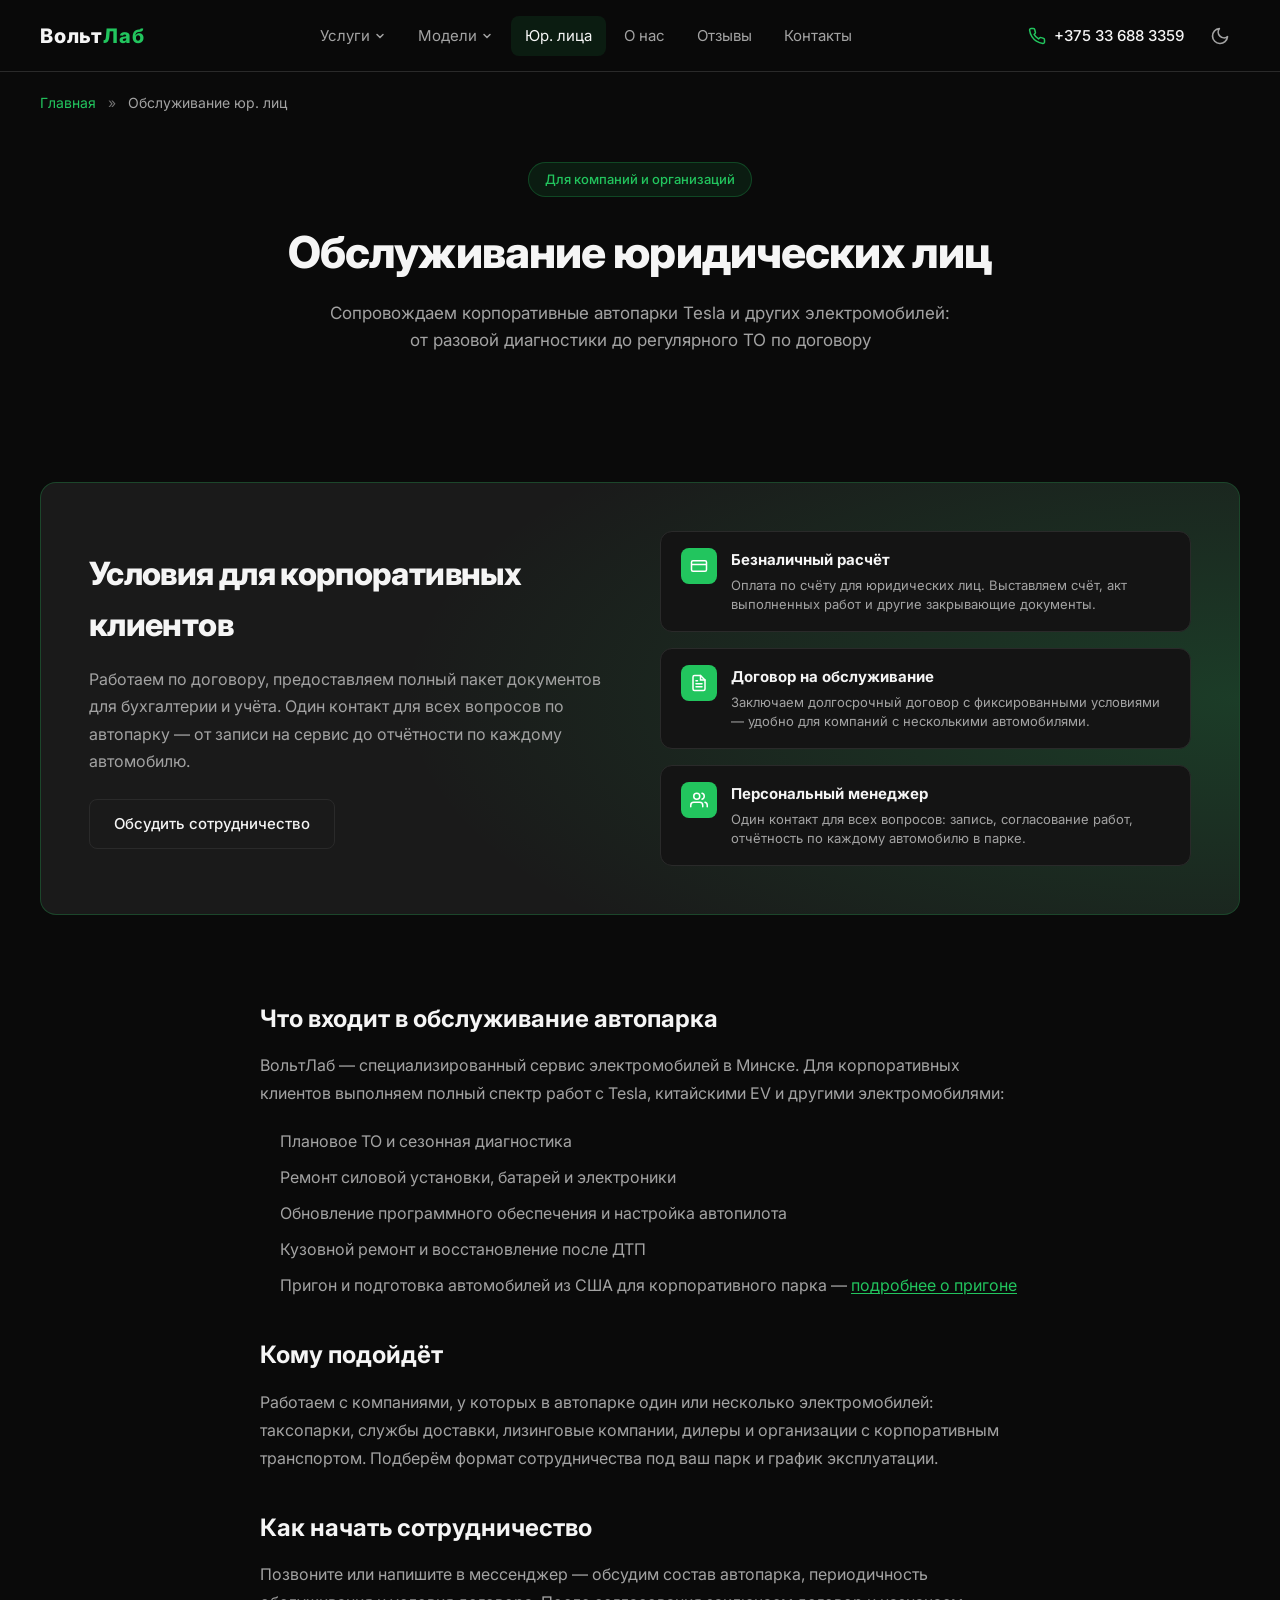
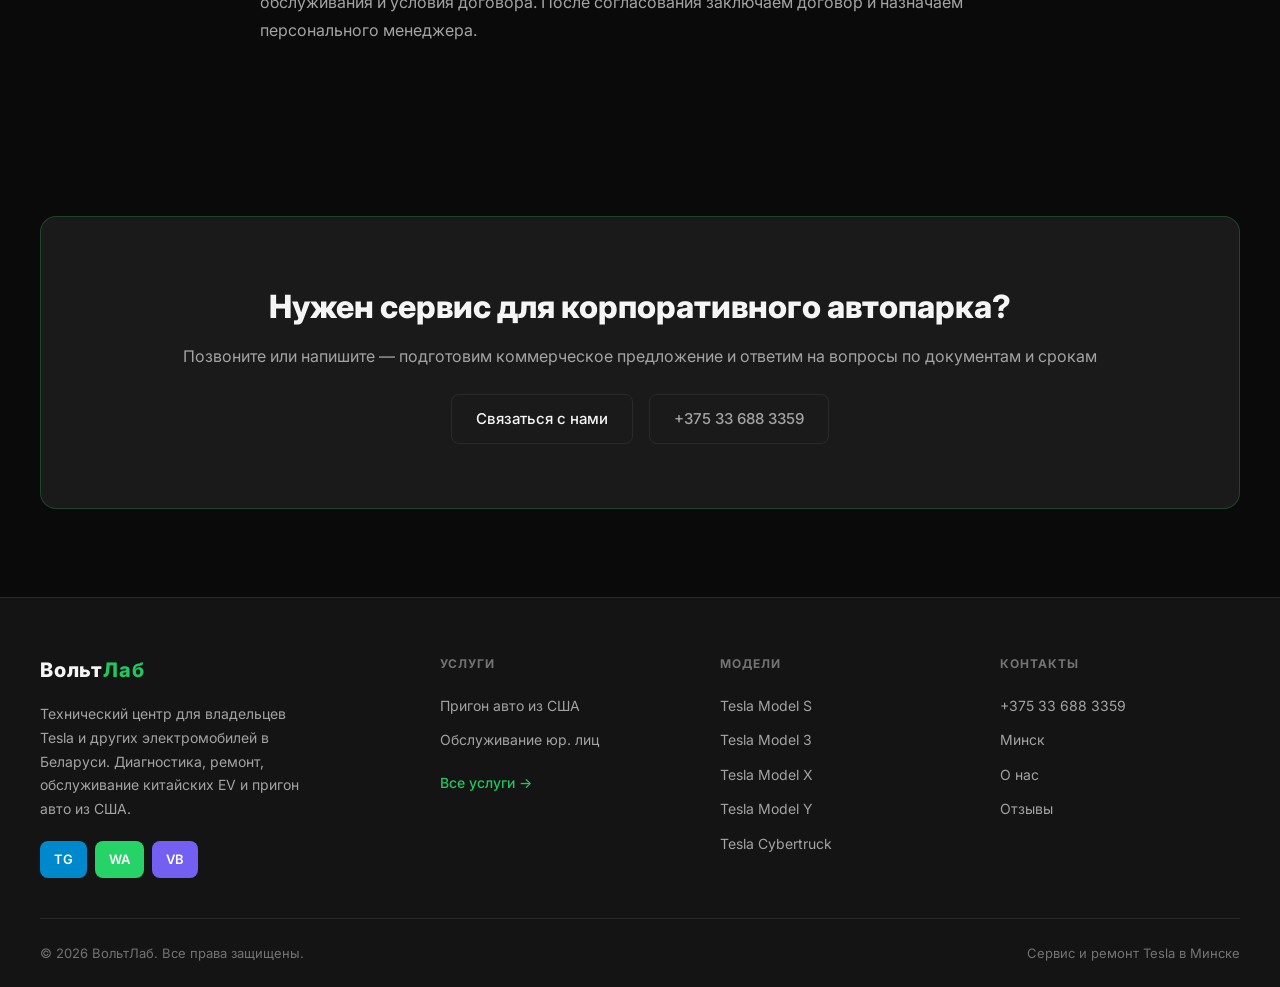
<file: b2b.html>
﻿<!DOCTYPE html>
<html lang="ru">
<head>
  <meta charset="UTF-8">
  <meta name="viewport" content="width=device-width, initial-scale=1.0">
  <title>Корпоративный сервис Tesla в Минске — обслуживание юр. лиц | ВольтЛаб</title>
  <meta name="description" content="Корпоративный сервис Tesla в Минске: безналичный расчёт, договор, счета и акты, персональный менеджер для автопарка. ВольтЛаб.">
  <meta name="keywords" content="корпоративный сервис Tesla Минск, обслуживание юр лиц Tesla, автопарк EV Минск, ВольтЛаб">
  <meta name="robots" content="index, follow">
  <link rel="canonical" href="https://service-tesla.by/b2b.html">
  <link rel="icon" type="image/x-icon" href="favicon.ico">

  <meta property="og:type" content="website">
  <meta property="og:url" content="https://service-tesla.by/b2b.html">
  <meta property="og:title" content="Корпоративный сервис Tesla в Минске — ВольтЛаб">
  <meta property="og:description" content="Сопровождаем корпоративные автопарки Tesla: договор, безналичный расчёт, полный пакет документов.">
  <meta property="og:locale" content="ru_BY">
  <meta property="og:site_name" content="ВольтЛаб">

  <link rel="preconnect" href="https://fonts.googleapis.com">
  <link rel="preconnect" href="https://fonts.gstatic.com" crossorigin>
  <link href="https://fonts.googleapis.com/css2?family=Inter:wght@400;500;600;700;800;900&display=swap" rel="stylesheet">
  <link rel="stylesheet" href="css/styles.css">
</head>
<body>

  <header class="site-header">
    <div class="container header-inner">
      <a href="index.html" class="logo" aria-label="ВольтЛаб — на главную">Вольт<span>Лаб</span></a>
      <nav class="nav-desktop" aria-label="Основная навигация">
                        <div class="nav-dropdown">
          <a href="services.html" class="nav-link">Услуги<svg width="12" height="12" viewBox="0 0 12 12" fill="none" aria-hidden="true"><path d="M3 4.5L6 7.5L9 4.5" stroke="currentColor" stroke-width="1.5" stroke-linecap="round"/></svg></a>
        <div class="nav-dropdown-menu" role="menu">
          <a href="index.html" role="menuitem">Главная</a>
          <a href="services.html" role="menuitem">Услуги</a>
          <a href="import.html" role="menuitem">Пригон авто из США</a>
        </div>
        </div>
        <div class="nav-dropdown">
          <a href="models.html" class="nav-link">Модели<svg width="12" height="12" viewBox="0 0 12 12" fill="none" aria-hidden="true"><path d="M3 4.5L6 7.5L9 4.5" stroke="currentColor" stroke-width="1.5" stroke-linecap="round"/></svg></a>
        <div class="nav-dropdown-menu" role="menu">
          <a href="models.html" role="menuitem">Tesla Model S</a>
          <a href="models.html" role="menuitem">Tesla Model 3</a>
          <a href="models.html" role="menuitem">Tesla Model X</a>
          <a href="models.html" role="menuitem">Tesla Model Y</a>
          <a href="models.html" role="menuitem">Tesla Cybertruck</a>
          <a href="models.html" role="menuitem">Все модели →</a>
        </div>
        </div>
        <a href="b2b.html" class="nav-link" aria-current="page">Юр. лица</a>
        <a href="about.html" class="nav-link">О нас</a>
        <a href="reviews.html" class="nav-link">Отзывы</a>
        <a href="contacts.html" class="nav-link">Контакты</a>
      </nav>
      <div class="header-actions">
        <a href="tel:+375336883359" class="phone-link">
          <svg width="18" height="18" viewBox="0 0 24 24" fill="none" aria-hidden="true"><path d="M22 16.92v3a2 2 0 01-2.18 2 19.79 19.79 0 01-8.63-3.07 19.5 19.5 0 01-6-6 19.79 19.79 0 01-3.07-8.67A2 2 0 014.11 2h3a2 2 0 012 1.72c.127.96.361 1.903.7 2.81a2 2 0 01-.45 2.11L8.09 9.91a16 16 0 006 6l1.27-1.27a2 2 0 012.11-.45c.907.339 1.85.573 2.81.7A2 2 0 0122 16.92z" stroke="currentColor" stroke-width="2" stroke-linecap="round" stroke-linejoin="round"/></svg>
          <span>+375 33 688 3359</span>
        </a>
        <button class="theme-toggle" type="button" aria-label="Переключить тему">
          <svg class="icon-moon" width="20" height="20" viewBox="0 0 24 24" fill="none" aria-hidden="true"><path d="M21 12.79A9 9 0 1111.21 3 7 7 0 0021 12.79z" stroke="currentColor" stroke-width="2" stroke-linecap="round" stroke-linejoin="round"/></svg>
          <svg class="icon-sun" width="20" height="20" viewBox="0 0 24 24" fill="none" aria-hidden="true"><circle cx="12" cy="12" r="5" stroke="currentColor" stroke-width="2"/><path d="M12 1v2M12 21v2M4.22 4.22l1.42 1.42M18.36 18.36l1.42 1.42M1 12h2M21 12h2M4.22 19.78l1.42-1.42M18.36 5.64l1.42-1.42" stroke="currentColor" stroke-width="2" stroke-linecap="round"/></svg>
        </button>
        <button class="burger" type="button" aria-label="Открыть меню" aria-expanded="false" aria-controls="mobile-nav"><span></span><span></span><span></span></button>
      </div>
    </div>
  </header>
  <nav id="mobile-nav" class="mobile-nav" aria-label="Мобильная навигация" hidden>
    <a href="services.html">Услуги</a>
    <a href="models.html">Модели</a>
    <a href="b2b.html">Юр. лица</a>
    <a href="about.html">О нас</a>
    <a href="reviews.html">Отзывы</a>
    <a href="contacts.html">Контакты</a>
    <div class="mobile-nav-group">
      <h4>Популярное</h4>
      <a href="import.html">Пригон авто из США</a>
      <a href="b2b.html">Обслуживание юр. лиц</a>
      <a href="services.html">Услуги</a>
    </div>
    <div class="mobile-nav-group">
      <h4>Связаться</h4>
      <a href="tel:+375336883359">+375 33 688 3359</a>
    </div>
  </nav>

  <main>
    <div class="container">
      <nav class="breadcrumbs" aria-label="Хлебные крошки">
        <a href="index.html">Главная</a>
        <span aria-hidden="true">»</span>
        <span>Обслуживание юр. лиц</span>
      </nav>
    </div>

    <header class="page-header">
      <div class="container">
        <span class="b2b-badge">Для компаний и организаций</span>
        <h1>Обслуживание юридических лиц</h1>
        <p class="lead">Сопровождаем корпоративные автопарки Tesla и других электромобилей: от разовой диагностики до регулярного ТО по договору</p>
      </div>
    </header>

    <section class="b2b-section" aria-labelledby="b2b-benefits-title">
      <div class="container">
        <div class="b2b-card">
          <div class="b2b-content">
            <h2 id="b2b-benefits-title">Условия для корпоративных клиентов</h2>
            <p>Работаем по договору, предоставляем полный пакет документов для бухгалтерии и учёта. Один контакт для всех вопросов по автопарку — от записи на сервис до отчётности по каждому автомобилю.</p>
            <a href="contacts.html" class="btn btn-outline">Обсудить сотрудничество</a>
          </div>

          <div class="b2b-benefits">
            <article class="b2b-benefit">
              <div class="b2b-benefit-icon" aria-hidden="true">
                <svg width="18" height="18" viewBox="0 0 24 24" fill="none"><rect x="2" y="5" width="20" height="14" rx="2" stroke="currentColor" stroke-width="2"/><path d="M2 10h20" stroke="currentColor" stroke-width="2"/></svg>
              </div>
              <div>
                <h3>Безналичный расчёт</h3>
                <p>Оплата по счёту для юридических лиц. Выставляем счёт, акт выполненных работ и другие закрывающие документы.</p>
              </div>
            </article>

            <article class="b2b-benefit">
              <div class="b2b-benefit-icon" aria-hidden="true">
                <svg width="18" height="18" viewBox="0 0 24 24" fill="none"><path d="M14 2H6a2 2 0 00-2 2v16a2 2 0 002 2h12a2 2 0 002-2V8z" stroke="currentColor" stroke-width="2"/><path d="M14 2v6h6M16 13H8M16 17H8M10 9H8" stroke="currentColor" stroke-width="2" stroke-linecap="round"/></svg>
              </div>
              <div>
                <h3>Договор на обслуживание</h3>
                <p>Заключаем долгосрочный договор с фиксированными условиями — удобно для компаний с несколькими автомобилями.</p>
              </div>
            </article>

            <article class="b2b-benefit">
              <div class="b2b-benefit-icon" aria-hidden="true">
                <svg width="18" height="18" viewBox="0 0 24 24" fill="none"><path d="M17 21v-2a4 4 0 00-4-4H5a4 4 0 00-4 4v2" stroke="currentColor" stroke-width="2" stroke-linecap="round"/><circle cx="9" cy="7" r="4" stroke="currentColor" stroke-width="2"/><path d="M23 21v-2a4 4 0 00-3-3.87M16 3.13a4 4 0 010 7.75" stroke="currentColor" stroke-width="2" stroke-linecap="round"/></svg>
              </div>
              <div>
                <h3>Персональный менеджер</h3>
                <p>Один контакт для всех вопросов: запись, согласование работ, отчётность по каждому автомобилю в парке.</p>
              </div>
            </article>
          </div>
        </div>
      </div>
    </section>

    <div class="container page-content">
      <h2>Что входит в обслуживание автопарка</h2>
      <p>ВольтЛаб — специализированный сервис электромобилей в Минске. Для корпоративных клиентов выполняем полный спектр работ с Tesla, китайскими EV и другими электромобилями:</p>
      <ul>
        <li>Плановое ТО и сезонная диагностика</li>
        <li>Ремонт силовой установки, батарей и электроники</li>
        <li>Обновление программного обеспечения и настройка автопилота</li>
        <li>Кузовной ремонт и восстановление после ДТП</li>
        <li>Пригон и подготовка автомобилей из США для корпоративного парка — <a href="import.html">подробнее о пригоне</a></li>
      </ul>

      <h2>Кому подойдёт</h2>
      <p>Работаем с компаниями, у которых в автопарке один или несколько электромобилей: таксопарки, службы доставки, лизинговые компании, дилеры и организации с корпоративным транспортом. Подберём формат сотрудничества под ваш парк и график эксплуатации.</p>

      <h2>Как начать сотрудничество</h2>
      <p>Позвоните или напишите в мессенджер — обсудим состав автопарка, периодичность обслуживания и условия договора. После согласования заключаем договор и назначаем персонального менеджера.</p>
    </div>

    <section class="section">
      <div class="container">
        <div class="import-cta">
          <h2>Нужен сервис для корпоративного автопарка?</h2>
          <p>Позвоните или напишите — подготовим коммерческое предложение и ответим на вопросы по документам и срокам</p>
          <div class="import-cta-actions">
            <a href="contacts.html" class="btn btn-outline">Связаться с нами</a>
            <a href="tel:+375336883359" class="btn btn-ghost">+375 33 688 3359</a>
          </div>
        </div>
      </div>
    </section>
  </main>

  <footer class="site-footer">
    <div class="container">
      <div class="footer-grid">
        <div class="footer-brand">
          <a href="index.html" class="logo">Вольт<span>Лаб</span></a>
          <p>Технический центр для владельцев Tesla и других электромобилей в Беларуси. Диагностика, ремонт, обслуживание китайских EV и пригон авто из США.</p>
          <div class="footer-socials">
            <a href="https://t.me/+375336883359" class="social-btn social-btn--tg" target="_blank" rel="noopener noreferrer">TG</a>
            <a href="https://wa.me/375336883359" class="social-btn social-btn--wa" target="_blank" rel="noopener noreferrer">WA</a>
            <a href="viber://chat/?number=%2B375336883359" class="social-btn social-btn--vb">VB</a>
          </div>
        </div>
        <div class="footer-col">
          <h4>Услуги</h4>
          <a href="import.html">Пригон авто из США</a>
          <a href="b2b.html">Обслуживание юр. лиц</a>
          <a href="services.html" class="all-link">Все услуги →</a>
        </div>
        <div class="footer-col">
          <h4>Модели</h4>
          <a href="models.html">Tesla Model S</a>
          <a href="models.html">Tesla Model 3</a>
          <a href="models.html">Tesla Model X</a>
          <a href="models.html">Tesla Model Y</a>
          <a href="models.html">Tesla Cybertruck</a>
        </div>
        <div class="footer-col">
          <h4>Контакты</h4>
          <a href="tel:+375336883359">+375 33 688 3359</a>
          <a href="contacts.html">Минск</a>
          <a href="about.html">О нас</a>
          <a href="reviews.html">Отзывы</a>
        </div>
      </div>
      <div class="footer-bottom">
        <span>© 2026 ВольтЛаб. Все права защищены.</span>
        <span>Сервис и ремонт Tesla в Минске</span>
      </div>
    </div>
  </footer>

  <script src="js/main.js" defer></script>
</body>
</html>
</file>
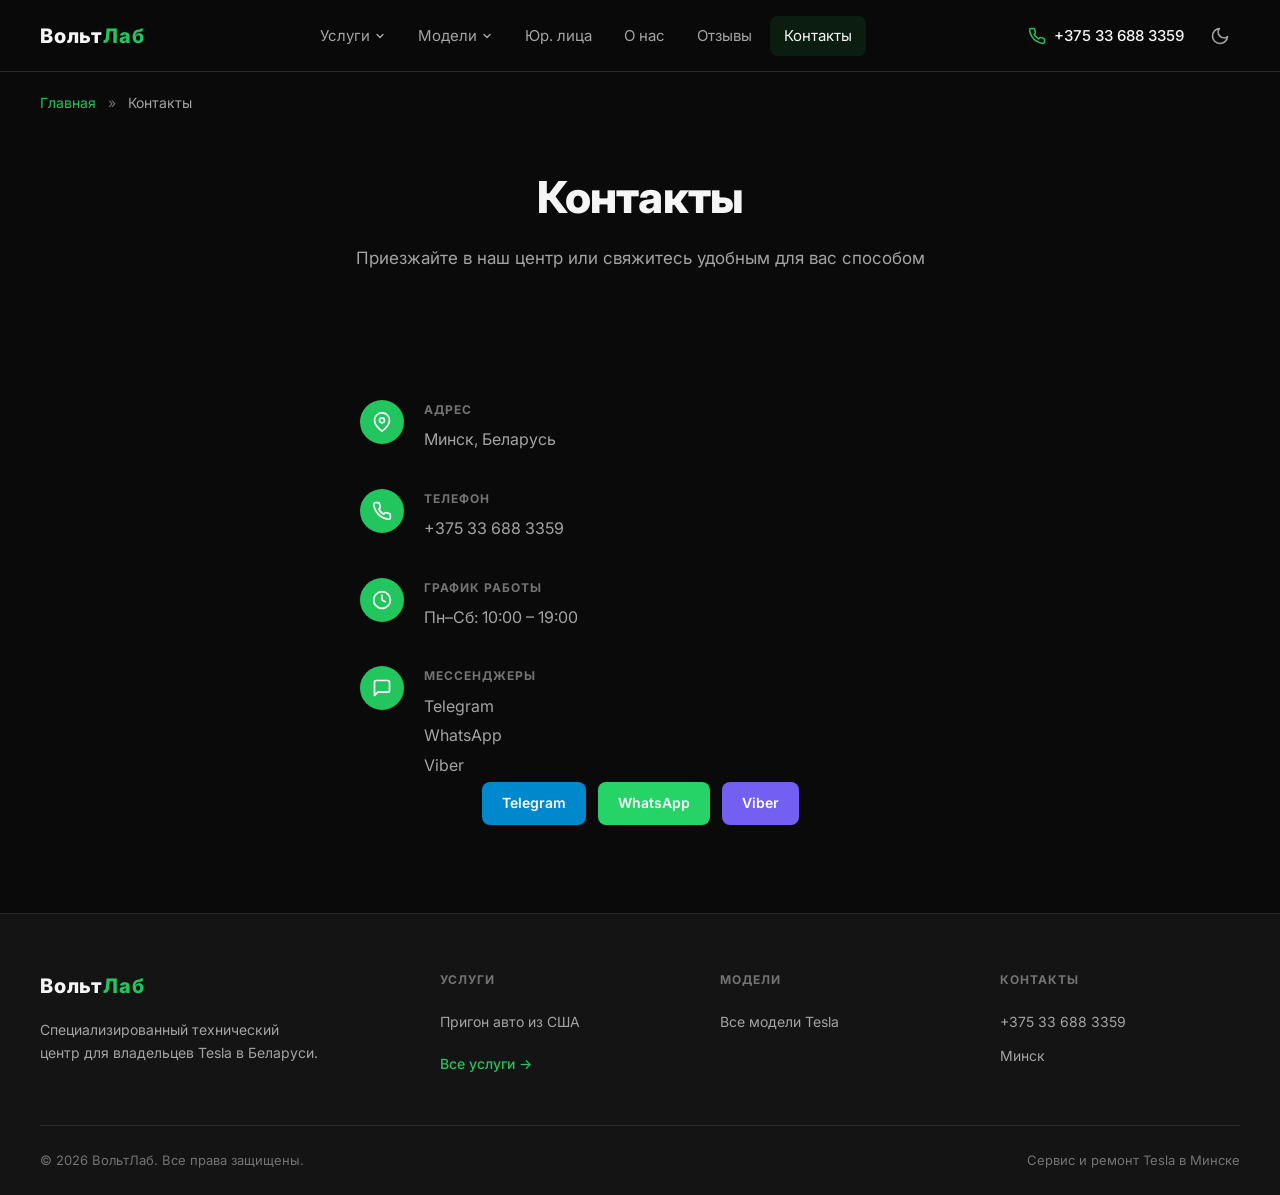
<file: contacts.html>
﻿<!DOCTYPE html>
<html lang="ru">
<head>
  <meta charset="UTF-8">
  <meta name="viewport" content="width=device-width, initial-scale=1.0">
  <title>Контакты сервиса Tesla в Минске — ВольтЛаб</title>
  <meta name="description" content="Контакты сервиса Tesla в Минске — ВольтЛаб: адрес, телефон, график, Telegram, WhatsApp и Viber. Запись на диагностику и ремонт.">
  <meta name="keywords" content="контакты сервис Tesla Минск, ВольтЛаб телефон, сервис тесла минск адрес">
  <link rel="canonical" href="https://service-tesla.by/contacts.html">
  <link rel="icon" type="image/x-icon" href="favicon.ico">
  <meta property="og:type" content="website">
  <meta property="og:url" content="https://service-tesla.by/contacts.html">
  <meta property="og:title" content="Контакты сервиса Tesla в Минске — ВольтЛаб">
  <meta property="og:description" content="Адрес, телефон и мессенджеры сервиса Tesla ВольтЛаб в Минске.">
  <meta property="og:locale" content="ru_BY">
  <meta property="og:site_name" content="ВольтЛаб">
  <link rel="preconnect" href="https://fonts.googleapis.com">
  <link rel="preconnect" href="https://fonts.gstatic.com" crossorigin>
  <link href="https://fonts.googleapis.com/css2?family=Inter:wght@400;500;600;700;800;900&display=swap" rel="stylesheet">
  <link rel="stylesheet" href="css/styles.css">
</head>
<body>

  <header class="site-header">
    <div class="container header-inner">
      <a href="index.html" class="logo" aria-label="ВольтЛаб — на главную">Вольт<span>Лаб</span></a>
      <nav class="nav-desktop" aria-label="Основная навигация">
                        <div class="nav-dropdown">
          <a href="services.html" class="nav-link">Услуги<svg width="12" height="12" viewBox="0 0 12 12" fill="none" aria-hidden="true"><path d="M3 4.5L6 7.5L9 4.5" stroke="currentColor" stroke-width="1.5" stroke-linecap="round"/></svg></a>
        <div class="nav-dropdown-menu" role="menu">
          <a href="index.html" role="menuitem">Главная</a>
          <a href="services.html" role="menuitem">Услуги</a>
          <a href="import.html" role="menuitem">Пригон авто из США</a>
        </div>
        </div>
        <div class="nav-dropdown">
          <a href="models.html" class="nav-link">Модели<svg width="12" height="12" viewBox="0 0 12 12" fill="none" aria-hidden="true"><path d="M3 4.5L6 7.5L9 4.5" stroke="currentColor" stroke-width="1.5" stroke-linecap="round"/></svg></a>
        <div class="nav-dropdown-menu" role="menu">
          <a href="models.html" role="menuitem">Tesla Model S</a>
          <a href="models.html" role="menuitem">Tesla Model 3</a>
          <a href="models.html" role="menuitem">Tesla Model X</a>
          <a href="models.html" role="menuitem">Tesla Model Y</a>
          <a href="models.html" role="menuitem">Tesla Cybertruck</a>
          <a href="models.html" role="menuitem">Все модели →</a>
        </div>
        </div>
        <a href="b2b.html" class="nav-link">Юр. лица</a>
        <a href="about.html" class="nav-link">О нас</a>
        <a href="reviews.html" class="nav-link">Отзывы</a>
        <a href="contacts.html" class="nav-link" aria-current="page">Контакты</a>
      </nav>
      <div class="header-actions">
        <a href="tel:+375336883359" class="phone-link">
          <svg width="18" height="18" viewBox="0 0 24 24" fill="none" aria-hidden="true"><path d="M22 16.92v3a2 2 0 01-2.18 2 19.79 19.79 0 01-8.63-3.07 19.5 19.5 0 01-6-6 19.79 19.79 0 01-3.07-8.67A2 2 0 014.11 2h3a2 2 0 012 1.72c.127.96.361 1.903.7 2.81a2 2 0 01-.45 2.11L8.09 9.91a16 16 0 006 6l1.27-1.27a2 2 0 012.11-.45c.907.339 1.85.573 2.81.7A2 2 0 0122 16.92z" stroke="currentColor" stroke-width="2" stroke-linecap="round" stroke-linejoin="round"/></svg>
          <span>+375 33 688 3359</span>
        </a>
        <button class="theme-toggle" type="button" aria-label="Переключить тему">
          <svg class="icon-moon" width="20" height="20" viewBox="0 0 24 24" fill="none" aria-hidden="true"><path d="M21 12.79A9 9 0 1111.21 3 7 7 0 0021 12.79z" stroke="currentColor" stroke-width="2" stroke-linecap="round" stroke-linejoin="round"/></svg>
          <svg class="icon-sun" width="20" height="20" viewBox="0 0 24 24" fill="none" aria-hidden="true"><circle cx="12" cy="12" r="5" stroke="currentColor" stroke-width="2"/><path d="M12 1v2M12 21v2M4.22 4.22l1.42 1.42M18.36 18.36l1.42 1.42M1 12h2M21 12h2M4.22 19.78l1.42-1.42M18.36 5.64l1.42-1.42" stroke="currentColor" stroke-width="2" stroke-linecap="round"/></svg>
        </button>
        <button class="burger" type="button" aria-label="Открыть меню" aria-expanded="false" aria-controls="mobile-nav"><span></span><span></span><span></span></button>
      </div>
    </div>
  </header>
  <nav id="mobile-nav" class="mobile-nav" aria-label="Мобильная навигация" hidden>
    <a href="services.html">Услуги</a>
    <a href="models.html">Модели</a>
    <a href="b2b.html">Юр. лица</a>
    <a href="about.html">О нас</a>
    <a href="reviews.html">Отзывы</a>
    <a href="contacts.html">Контакты</a>
  </nav>

  <main>
    <div class="container">
      <nav class="breadcrumbs" aria-label="Хлебные крошки">
        <a href="index.html">Главная</a>
        <span aria-hidden="true">»</span>
        <span>Контакты</span>
      </nav>
    </div>

    <header class="page-header">
      <div class="container">
        <h1 id="contacts-page-title">Контакты</h1>
        <p class="lead">Приезжайте в наш центр или свяжитесь удобным для вас способом</p>
      </div>
    </header>

    <section class="section" aria-labelledby="contacts-page-title">
      <div class="container">
        <div class="contact-list">
          <div class="contact-row">
            <div class="contact-row-icon" aria-hidden="true">
              <svg width="20" height="20" viewBox="0 0 24 24" fill="none"><path d="M21 10c0 7-9 13-9 13s-9-6-9-13a9 9 0 0118 0z" stroke="currentColor" stroke-width="2"/><circle cx="12" cy="10" r="3" stroke="currentColor" stroke-width="2"/></svg>
            </div>
            <div>
              <h3>Адрес</h3>
              <p>Минск, Беларусь</p>
            </div>
          </div>

          <div class="contact-row">
            <div class="contact-row-icon" aria-hidden="true">
              <svg width="20" height="20" viewBox="0 0 24 24" fill="none"><path d="M22 16.92v3a2 2 0 01-2.18 2 19.79 19.79 0 01-8.63-3.07 19.5 19.5 0 01-6-6 19.79 19.79 0 01-3.07-8.67A2 2 0 014.11 2h3a2 2 0 012 1.72c.127.96.361 1.903.7 2.81a2 2 0 01-.45 2.11L8.09 9.91a16 16 0 006 6l1.27-1.27a2 2 0 012.11-.45c.907.339 1.85.573 2.81.7A2 2 0 0122 16.92z" stroke="currentColor" stroke-width="2" stroke-linecap="round" stroke-linejoin="round"/></svg>
            </div>
            <div>
              <h3>Телефон</h3>
              <a href="tel:+375336883359">+375 33 688 3359</a>
            </div>
          </div>

          <div class="contact-row">
            <div class="contact-row-icon" aria-hidden="true">
              <svg width="20" height="20" viewBox="0 0 24 24" fill="none"><circle cx="12" cy="12" r="10" stroke="currentColor" stroke-width="2"/><path d="M12 6v6l4 2" stroke="currentColor" stroke-width="2" stroke-linecap="round"/></svg>
            </div>
            <div>
              <h3>График работы</h3>
              <p>Пн–Сб: 10:00 – 19:00</p>
            </div>
          </div>

          <div class="contact-row">
            <div class="contact-row-icon" aria-hidden="true">
              <svg width="20" height="20" viewBox="0 0 24 24" fill="none"><path d="M21 15a2 2 0 01-2 2H7l-4 4V5a2 2 0 012-2h14a2 2 0 012 2z" stroke="currentColor" stroke-width="2" stroke-linecap="round" stroke-linejoin="round"/></svg>
            </div>
            <div>
              <h3>Мессенджеры</h3>
              <a href="https://t.me/+375336883359" target="_blank" rel="noopener noreferrer">Telegram</a>
              <a href="https://wa.me/375336883359" target="_blank" rel="noopener noreferrer">WhatsApp</a>
              <a href="viber://chat/?number=%2B375336883359">Viber</a>
            </div>
          </div>
        </div>

        <div class="social-buttons">
          <a href="https://t.me/+375336883359" class="social-btn social-btn--tg" target="_blank" rel="noopener noreferrer">Telegram</a>
          <a href="https://wa.me/375336883359" class="social-btn social-btn--wa" target="_blank" rel="noopener noreferrer">WhatsApp</a>
          <a href="viber://chat/?number=%2B375336883359" class="social-btn social-btn--vb">Viber</a>
        </div>
      </div>
    </section>
  </main>

  <footer class="site-footer">
    <div class="container">
      <div class="footer-grid">
        <div class="footer-brand">
          <a href="index.html" class="logo">Вольт<span>Лаб</span></a>
          <p>Специализированный технический центр для владельцев Tesla в Беларуси.</p>
        </div>
        <div class="footer-col">
          <h4>Услуги</h4>
          <a href="import.html">Пригон авто из США</a>
          <a href="services.html" class="all-link">Все услуги →</a>
        </div>
        <div class="footer-col">
          <h4>Модели</h4>
          <a href="models.html">Все модели Tesla</a>
        </div>
        <div class="footer-col">
          <h4>Контакты</h4>
          <a href="tel:+375336883359">+375 33 688 3359</a>
          <a href="contacts.html">Минск</a>
        </div>
      </div>
      <div class="footer-bottom">
        <span>© 2026 ВольтЛаб. Все права защищены.</span>
        <span>Сервис и ремонт Tesla в Минске</span>
      </div>
    </div>
  </footer>
  <script src="js/main.js" defer></script>
</body>
</html>
</file>
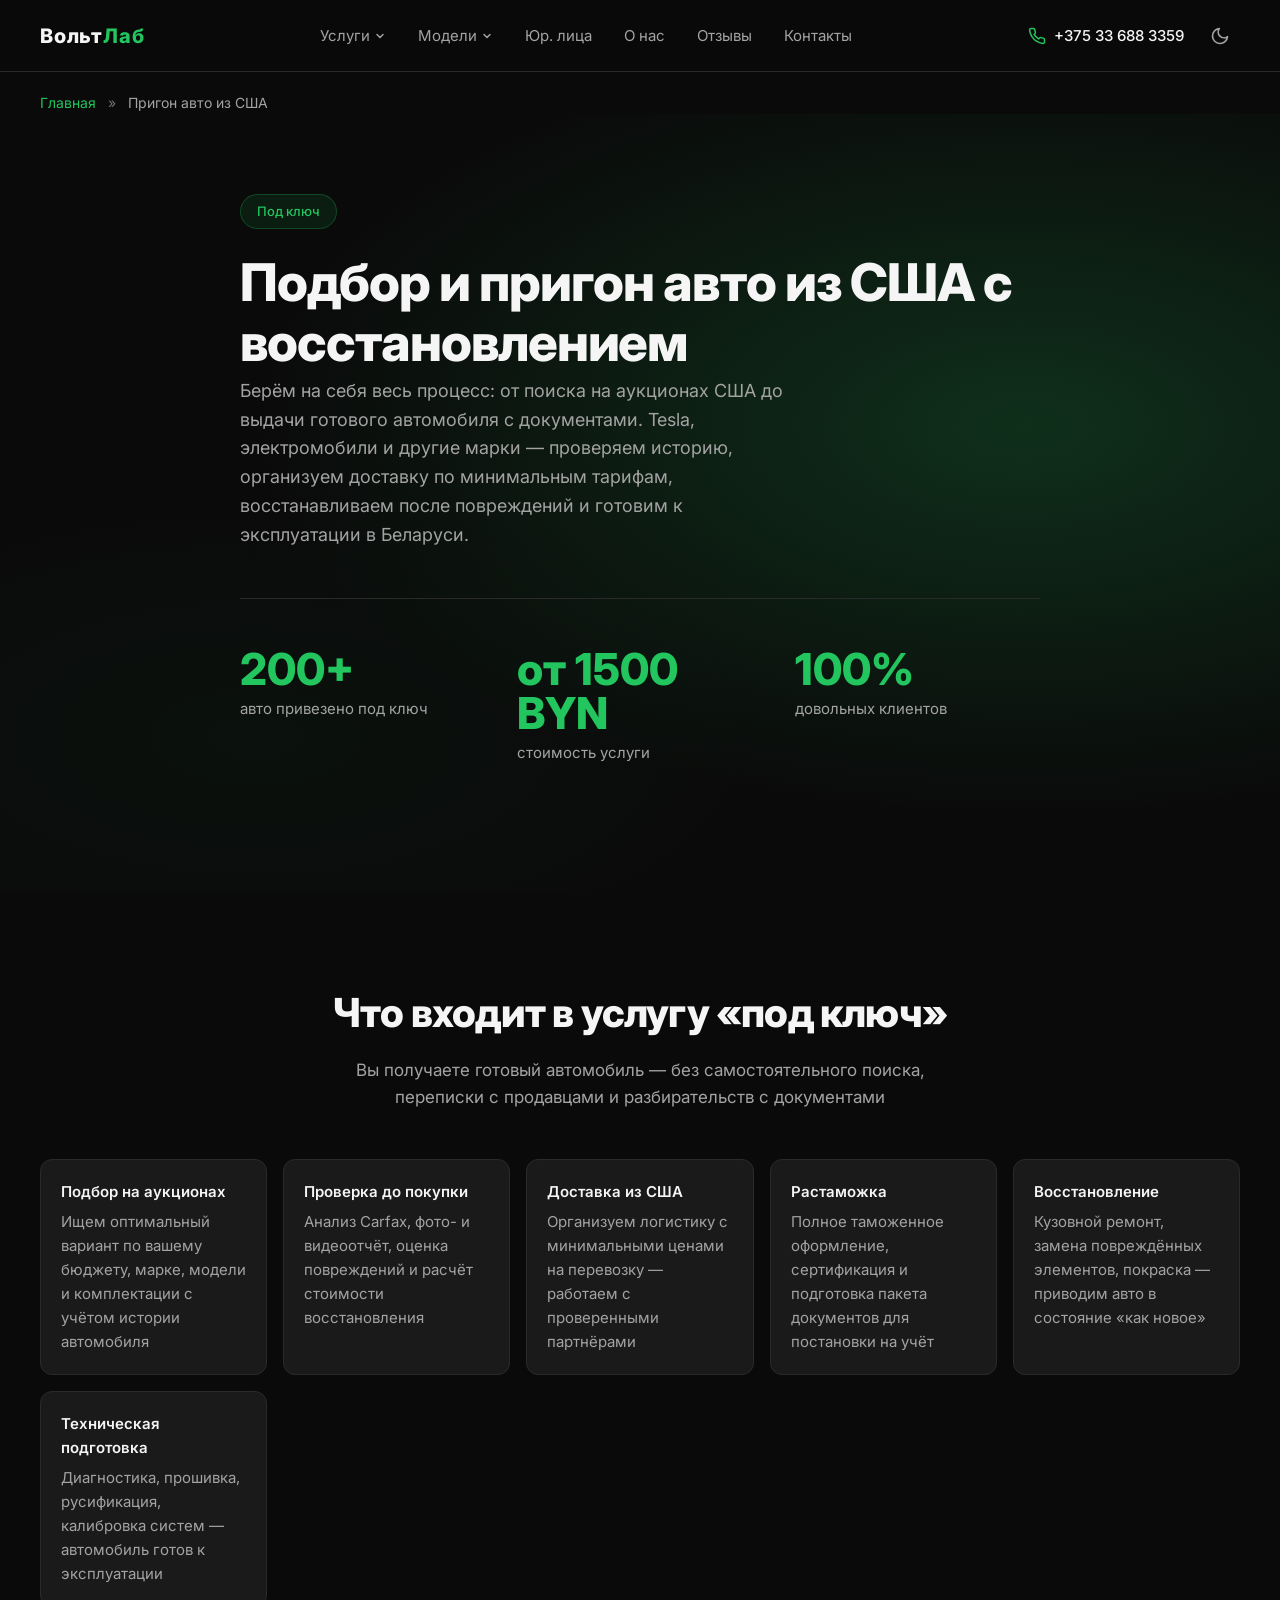
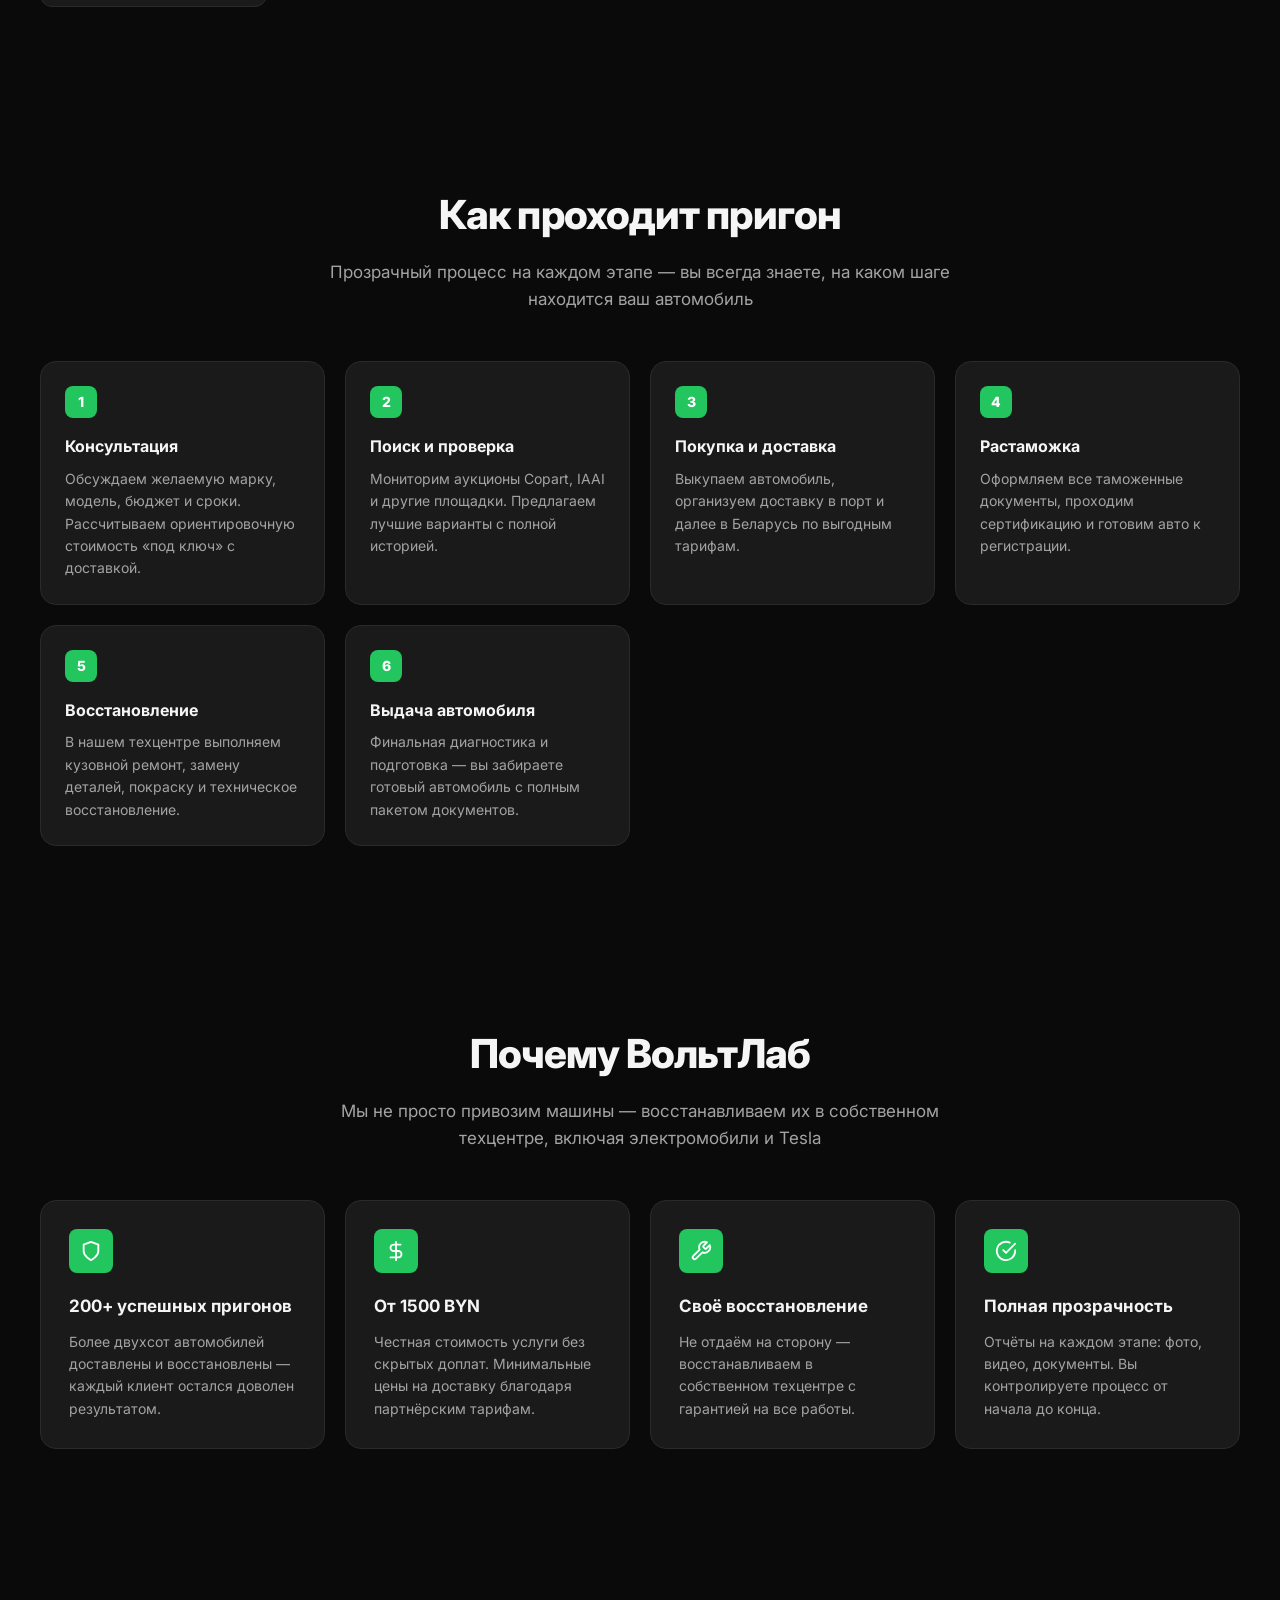
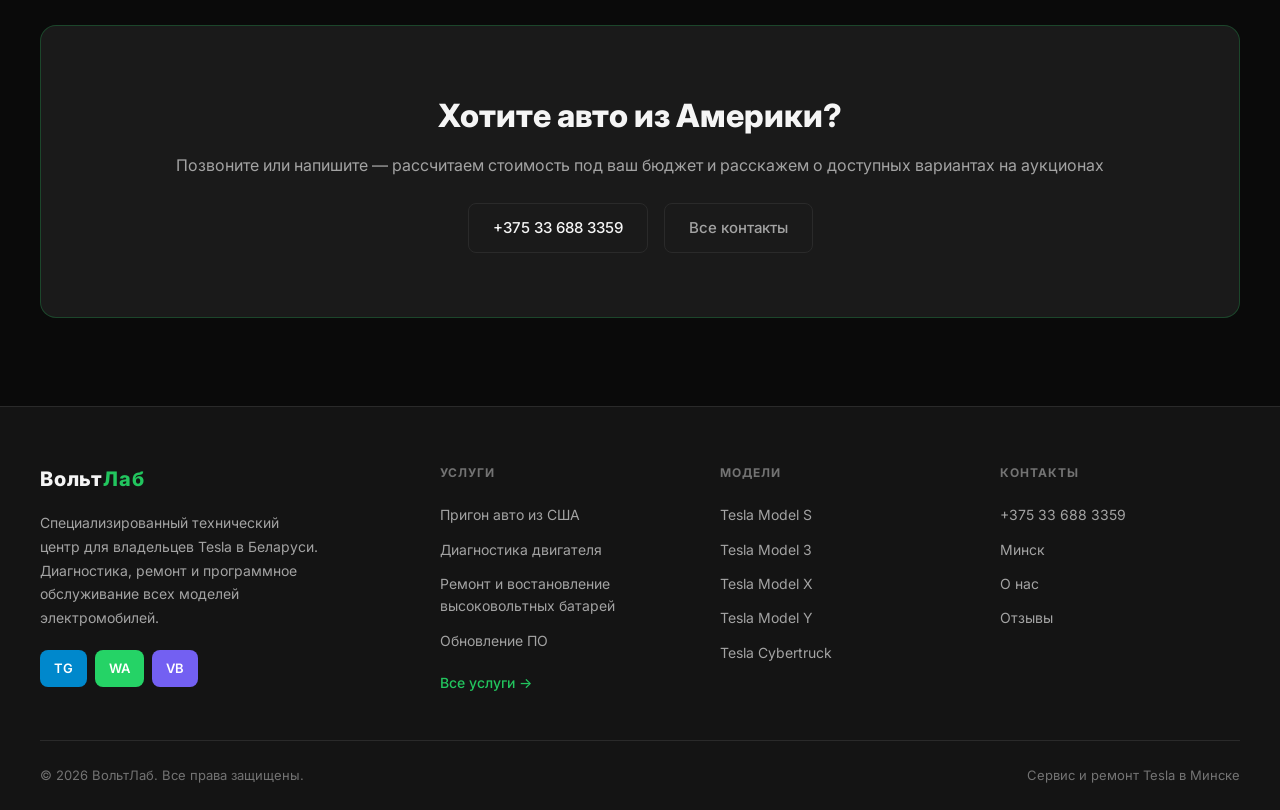
<file: import.html>
﻿<!DOCTYPE html>
<html lang="ru">
<head>
  <meta charset="UTF-8">
  <meta name="viewport" content="width=device-width, initial-scale=1.0">
  <title>Пригон авто из США под ключ — Tesla и EV | ВольтЛаб Минск</title>
  <meta name="description" content="Пригон Tesla и авто из США под ключ в Минске: подбор, доставка, растаможка, восстановление. Более 200 авто, от 1500 BYN. ВольтЛаб.">
  <meta name="keywords" content="пригон авто из США, пригон Tesla Беларусь, автомобиль из Америки под ключ, доставка авто Минск, ВольтЛаб">
  <meta name="robots" content="index, follow">
  <link rel="canonical" href="https://service-tesla.by/import.html">
  <link rel="icon" type="image/x-icon" href="favicon.ico">

  <meta property="og:type" content="website">
  <meta property="og:url" content="https://service-tesla.by/import.html">
  <meta property="og:title" content="Пригон авто из США под ключ — Tesla | ВольтЛаб Минск">
  <meta property="og:description" content="Подбор, доставка, растаможка и восстановление автомобилей из Америки. Более 200 авто под ключ. От 1500 BYN.">
  <meta property="og:locale" content="ru_BY">
  <meta property="og:site_name" content="ВольтЛаб">

  <link rel="preconnect" href="https://fonts.googleapis.com">
  <link rel="preconnect" href="https://fonts.gstatic.com" crossorigin>
  <link href="https://fonts.googleapis.com/css2?family=Inter:wght@400;500;600;700;800;900&display=swap" rel="stylesheet">
  <link rel="stylesheet" href="css/styles.css">
</head>
<body>

  <header class="site-header">
    <div class="container header-inner">
      <a href="index.html" class="logo" aria-label="ВольтЛаб — на главную">Вольт<span>Лаб</span></a>
      <nav class="nav-desktop" aria-label="Основная навигация">
                        <div class="nav-dropdown">
          <a href="services.html" class="nav-link">Услуги<svg width="12" height="12" viewBox="0 0 12 12" fill="none" aria-hidden="true"><path d="M3 4.5L6 7.5L9 4.5" stroke="currentColor" stroke-width="1.5" stroke-linecap="round"/></svg></a>
        <div class="nav-dropdown-menu" role="menu">
          <a href="index.html" role="menuitem">Главная</a>
          <a href="services.html" role="menuitem">Услуги</a>
          <a href="import.html" role="menuitem">Пригон авто из США</a>
        </div>
        </div>
        <div class="nav-dropdown">
          <a href="models.html" class="nav-link">Модели<svg width="12" height="12" viewBox="0 0 12 12" fill="none" aria-hidden="true"><path d="M3 4.5L6 7.5L9 4.5" stroke="currentColor" stroke-width="1.5" stroke-linecap="round"/></svg></a>
        <div class="nav-dropdown-menu" role="menu">
          <a href="models.html" role="menuitem">Tesla Model S</a>
          <a href="models.html" role="menuitem">Tesla Model 3</a>
          <a href="models.html" role="menuitem">Tesla Model X</a>
          <a href="models.html" role="menuitem">Tesla Model Y</a>
          <a href="models.html" role="menuitem">Tesla Cybertruck</a>
          <a href="models.html" role="menuitem">Все модели →</a>
        </div>
        </div>
        <a href="b2b.html" class="nav-link">Юр. лица</a>
        <a href="about.html" class="nav-link">О нас</a>
        <a href="reviews.html" class="nav-link">Отзывы</a>
        <a href="contacts.html" class="nav-link">Контакты</a>
      </nav>
      <div class="header-actions">
        <a href="tel:+375336883359" class="phone-link">
          <svg width="18" height="18" viewBox="0 0 24 24" fill="none" aria-hidden="true"><path d="M22 16.92v3a2 2 0 01-2.18 2 19.79 19.79 0 01-8.63-3.07 19.5 19.5 0 01-6-6 19.79 19.79 0 01-3.07-8.67A2 2 0 014.11 2h3a2 2 0 012 1.72c.127.96.361 1.903.7 2.81a2 2 0 01-.45 2.11L8.09 9.91a16 16 0 006 6l1.27-1.27a2 2 0 012.11-.45c.907.339 1.85.573 2.81.7A2 2 0 0122 16.92z" stroke="currentColor" stroke-width="2" stroke-linecap="round" stroke-linejoin="round"/></svg>
          <span>+375 33 688 3359</span>
        </a>
        <button class="theme-toggle" type="button" aria-label="Переключить тему">
          <svg class="icon-moon" width="20" height="20" viewBox="0 0 24 24" fill="none" aria-hidden="true"><path d="M21 12.79A9 9 0 1111.21 3 7 7 0 0021 12.79z" stroke="currentColor" stroke-width="2" stroke-linecap="round" stroke-linejoin="round"/></svg>
          <svg class="icon-sun" width="20" height="20" viewBox="0 0 24 24" fill="none" aria-hidden="true"><circle cx="12" cy="12" r="5" stroke="currentColor" stroke-width="2"/><path d="M12 1v2M12 21v2M4.22 4.22l1.42 1.42M18.36 18.36l1.42 1.42M1 12h2M21 12h2M4.22 19.78l1.42-1.42M18.36 5.64l1.42-1.42" stroke="currentColor" stroke-width="2" stroke-linecap="round"/></svg>
        </button>
        <button class="burger" type="button" aria-label="Открыть меню" aria-expanded="false" aria-controls="mobile-nav"><span></span><span></span><span></span></button>
      </div>
    </div>
  </header>
  <nav id="mobile-nav" class="mobile-nav" aria-label="Мобильная навигация" hidden>
    <a href="services.html">Услуги</a>
    <a href="models.html">Модели</a>
    <a href="b2b.html">Юр. лица</a>
    <a href="about.html">О нас</a>
    <a href="reviews.html">Отзывы</a>
    <a href="contacts.html">Контакты</a>
    <div class="mobile-nav-group">
      <h4>Популярное</h4>
      <a href="import.html">Пригон авто из США</a>
      <a href="b2b.html">Обслуживание юр. лиц</a>
      <a href="services.html">Услуги</a>
    </div>
    <div class="mobile-nav-group">
      <h4>Связаться</h4>
      <a href="tel:+375336883359">+375 33 688 3359</a>
    </div>
  </nav>

  <main>
    <div class="container">
      <nav class="breadcrumbs" aria-label="Хлебные крошки">
        <a href="index.html">Главная</a>
        <span aria-hidden="true">»</span>
        <span>Пригон авто из США</span>
      </nav>
    </div>
    <section class="import-page-hero hero" aria-labelledby="import-hero-title">
      <div class="container hero-content">
        <span class="badge">Под ключ</span>
        <h1 id="import-hero-title">Подбор и пригон авто из США с восстановлением</h1>
        <p class="hero-desc">Берём на себя весь процесс: от поиска на аукционах США до выдачи готового автомобиля с документами. Tesla, электромобили и другие марки — проверяем историю, организуем доставку по минимальным тарифам, восстанавливаем после повреждений и готовим к эксплуатации в Беларуси.</p>

        <div class="stats" role="list">
          <div role="listitem">
            <div class="stat-value">200+</div>
            <div class="stat-label">авто привезено под ключ</div>
          </div>
          <div role="listitem">
            <div class="stat-value">от 1500 BYN</div>
            <div class="stat-label">стоимость услуги</div>
          </div>
          <div role="listitem">
            <div class="stat-value">100%</div>
            <div class="stat-label">довольных клиентов</div>
          </div>
        </div>
      </div>
    </section>

    <section class="section" aria-labelledby="import-includes-title">
      <div class="container">
        <header class="section-header">
          <h2 id="import-includes-title">Что входит в услугу «под ключ»</h2>
          <p>Вы получаете готовый автомобиль — без самостоятельного поиска, переписки с продавцами и разбирательств с документами</p>
        </header>

        <div class="import-includes">
          <div class="import-include"><strong>Подбор на аукционах</strong>Ищем оптимальный вариант по вашему бюджету, марке, модели и комплектации с учётом истории автомобиля</div>
          <div class="import-include"><strong>Проверка до покупки</strong>Анализ Carfax, фото- и видеоотчёт, оценка повреждений и расчёт стоимости восстановления</div>
          <div class="import-include"><strong>Доставка из США</strong>Организуем логистику с минимальными ценами на перевозку — работаем с проверенными партнёрами</div>
          <div class="import-include"><strong>Растаможка</strong>Полное таможенное оформление, сертификация и подготовка пакета документов для постановки на учёт</div>
          <div class="import-include"><strong>Восстановление</strong>Кузовной ремонт, замена повреждённых элементов, покраска — приводим авто в состояние «как новое»</div>
          <div class="import-include"><strong>Техническая подготовка</strong>Диагностика, прошивка, русификация, калибровка систем — автомобиль готов к эксплуатации</div>
        </div>
      </div>
    </section>

    <section class="section" aria-labelledby="import-steps-title">
      <div class="container">
        <header class="section-header">
          <h2 id="import-steps-title">Как проходит пригон</h2>
          <p>Прозрачный процесс на каждом этапе — вы всегда знаете, на каком шаге находится ваш автомобиль</p>
        </header>

        <div class="import-steps">
          <article class="import-step">
            <div class="import-step-num">1</div>
            <h3>Консультация</h3>
            <p>Обсуждаем желаемую марку, модель, бюджет и сроки. Рассчитываем ориентировочную стоимость «под ключ» с доставкой.</p>
          </article>
          <article class="import-step">
            <div class="import-step-num">2</div>
            <h3>Поиск и проверка</h3>
            <p>Мониторим аукционы Copart, IAAI и другие площадки. Предлагаем лучшие варианты с полной историей.</p>
          </article>
          <article class="import-step">
            <div class="import-step-num">3</div>
            <h3>Покупка и доставка</h3>
            <p>Выкупаем автомобиль, организуем доставку в порт и далее в Беларусь по выгодным тарифам.</p>
          </article>
          <article class="import-step">
            <div class="import-step-num">4</div>
            <h3>Растаможка</h3>
            <p>Оформляем все таможенные документы, проходим сертификацию и готовим авто к регистрации.</p>
          </article>
          <article class="import-step">
            <div class="import-step-num">5</div>
            <h3>Восстановление</h3>
            <p>В нашем техцентре выполняем кузовной ремонт, замену деталей, покраску и техническое восстановление.</p>
          </article>
          <article class="import-step">
            <div class="import-step-num">6</div>
            <h3>Выдача автомобиля</h3>
            <p>Финальная диагностика и подготовка — вы забираете готовый автомобиль с полным пакетом документов.</p>
          </article>
        </div>
      </div>
    </section>

    <section class="section" aria-labelledby="import-why-title">
      <div class="container">
        <header class="section-header">
          <h2 id="import-why-title">Почему ВольтЛаб</h2>
          <p>Мы не просто привозим машины — восстанавливаем их в собственном техцентре, включая электромобили и Tesla</p>
        </header>

        <div class="features-grid">
          <article class="feature-card">
            <div class="feature-icon" aria-hidden="true">
              <svg width="22" height="22" viewBox="0 0 24 24" fill="none"><path d="M12 22s8-4 8-10V5l-8-3-8 3v7c0 6 8 10 8 10z" stroke="currentColor" stroke-width="2" stroke-linecap="round" stroke-linejoin="round"/></svg>
            </div>
            <h3>200+ успешных пригонов</h3>
            <p>Более двухсот автомобилей доставлены и восстановлены — каждый клиент остался доволен результатом.</p>
          </article>
          <article class="feature-card">
            <div class="feature-icon" aria-hidden="true">
              <svg width="22" height="22" viewBox="0 0 24 24" fill="none"><path d="M12 2v20M17 5H9.5a3.5 3.5 0 000 7h5a3.5 3.5 0 010 7H6" stroke="currentColor" stroke-width="2" stroke-linecap="round" stroke-linejoin="round"/></svg>
            </div>
            <h3>От 1500 BYN</h3>
            <p>Честная стоимость услуги без скрытых доплат. Минимальные цены на доставку благодаря партнёрским тарифам.</p>
          </article>
          <article class="feature-card">
            <div class="feature-icon" aria-hidden="true">
              <svg width="22" height="22" viewBox="0 0 24 24" fill="none"><path d="M14.7 6.3a1 1 0 000 1.4l1.6 1.6a1 1 0 001.4 0l3.77-3.77a6 6 0 01-7.94 7.94l-6.91 6.91a2.12 2.12 0 01-3-3l6.91-6.91a6 6 0 017.94-7.94l-3.76 3.76z" stroke="currentColor" stroke-width="2" stroke-linecap="round" stroke-linejoin="round"/></svg>
            </div>
            <h3>Своё восстановление</h3>
            <p>Не отдаём на сторону — восстанавливаем в собственном техцентре с гарантией на все работы.</p>
          </article>
          <article class="feature-card">
            <div class="feature-icon" aria-hidden="true">
              <svg width="22" height="22" viewBox="0 0 24 24" fill="none"><path d="M22 11.08V12a10 10 0 11-5.93-9.14" stroke="currentColor" stroke-width="2" stroke-linecap="round"/><path d="M22 4L12 14.01l-3-3" stroke="currentColor" stroke-width="2" stroke-linecap="round" stroke-linejoin="round"/></svg>
            </div>
            <h3>Полная прозрачность</h3>
            <p>Отчёты на каждом этапе: фото, видео, документы. Вы контролируете процесс от начала до конца.</p>
          </article>
        </div>
      </div>
    </section>

    <section class="section">
      <div class="container">
        <div class="import-cta">
          <h2>Хотите авто из Америки?</h2>
          <p>Позвоните или напишите — рассчитаем стоимость под ваш бюджет и расскажем о доступных вариантах на аукционах</p>
          <div class="import-cta-actions">
            <a href="tel:+375336883359" class="btn btn-outline">+375 33 688 3359</a>
            <a href="contacts.html" class="btn btn-ghost">Все контакты</a>
          </div>
        </div>
      </div>
    </section>
  </main>

  <footer class="site-footer">
    <div class="container">
      <div class="footer-grid">
        <div class="footer-brand">
          <a href="index.html" class="logo">Вольт<span>Лаб</span></a>
          <p>Специализированный технический центр для владельцев Tesla в Беларуси. Диагностика, ремонт и программное обслуживание всех моделей электромобилей.</p>
          <div class="footer-socials">
            <a href="https://t.me/+375336883359" class="social-btn social-btn--tg" target="_blank" rel="noopener noreferrer">TG</a>
            <a href="https://wa.me/375336883359" class="social-btn social-btn--wa" target="_blank" rel="noopener noreferrer">WA</a>
            <a href="viber://chat/?number=%2B375336883359" class="social-btn social-btn--vb">VB</a>
          </div>
        </div>
        <div class="footer-col">
          <h4>Услуги</h4>
          <a href="import.html">Пригон авто из США</a>
          <a href="services.html">Диагностика двигателя</a>
          <a href="services.html">Ремонт и востановление высоковольтных батарей</a>
          <a href="services.html">Обновление ПО</a>
          <a href="services.html" class="all-link">Все услуги →</a>
        </div>
        <div class="footer-col">
          <h4>Модели</h4>
          <a href="models.html">Tesla Model S</a>
          <a href="models.html">Tesla Model 3</a>
          <a href="models.html">Tesla Model X</a>
          <a href="models.html">Tesla Model Y</a>
          <a href="models.html">Tesla Cybertruck</a>
        </div>
        <div class="footer-col">
          <h4>Контакты</h4>
          <a href="tel:+375336883359">+375 33 688 3359</a>
          <a href="contacts.html">Минск</a>
          <a href="about.html">О нас</a>
          <a href="reviews.html">Отзывы</a>
        </div>
      </div>
      <div class="footer-bottom">
        <span>© 2026 ВольтЛаб. Все права защищены.</span>
        <span>Сервис и ремонт Tesla в Минске</span>
      </div>
    </div>
  </footer>

  <script src="js/main.js" defer></script>
</body>
</html>
</file>
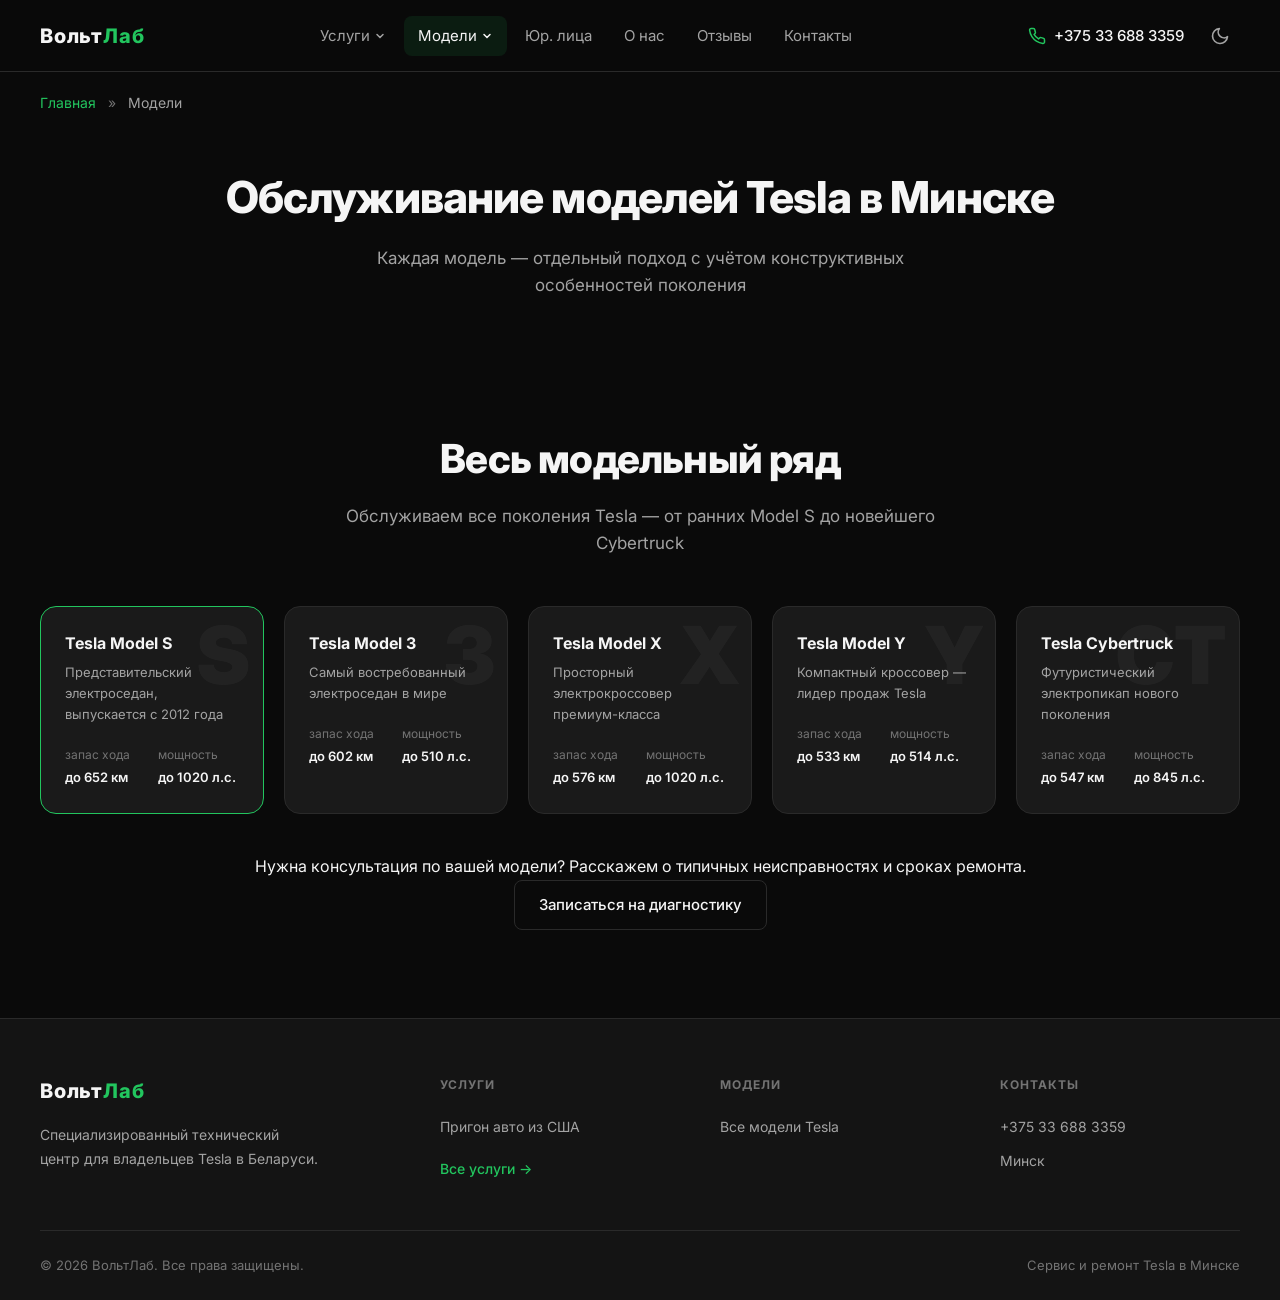
<file: models.html>
﻿<!DOCTYPE html>
<html lang="ru">
<head>
  <meta charset="UTF-8">
  <meta name="viewport" content="width=device-width, initial-scale=1.0">
  <title>Обслуживание моделей Tesla в Минске — Model S, 3, X, Y | ВольтЛаб</title>
  <meta name="description" content="Обслуживание моделей Tesla в Минске: Model S, Model 3, Model X, Model Y и Cybertruck. Индивидуальный подход — сервис ВольтЛаб.">
  <meta name="keywords" content="обслуживание Tesla Минск, Tesla Model 3 сервис, Tesla Model Y ремонт, сервис тесла минск, ВольтЛаб">
  <link rel="canonical" href="https://service-tesla.by/models.html">
  <link rel="icon" type="image/x-icon" href="favicon.ico">
  <meta property="og:type" content="website">
  <meta property="og:url" content="https://service-tesla.by/models.html">
  <meta property="og:title" content="Обслуживание моделей Tesla в Минске — ВольтЛаб">
  <meta property="og:description" content="Сервис Model S, 3, X, Y и Cybertruck в Минске. ВольтЛаб.">
  <meta property="og:locale" content="ru_BY">
  <meta property="og:site_name" content="ВольтЛаб">
  <link rel="preconnect" href="https://fonts.googleapis.com">
  <link rel="preconnect" href="https://fonts.gstatic.com" crossorigin>
  <link href="https://fonts.googleapis.com/css2?family=Inter:wght@400;500;600;700;800;900&display=swap" rel="stylesheet">
  <link rel="stylesheet" href="css/styles.css">
</head>
<body>

  <header class="site-header">
    <div class="container header-inner">
      <a href="index.html" class="logo" aria-label="ВольтЛаб — на главную">Вольт<span>Лаб</span></a>
      <nav class="nav-desktop" aria-label="Основная навигация">
                        <div class="nav-dropdown">
          <a href="services.html" class="nav-link">Услуги<svg width="12" height="12" viewBox="0 0 12 12" fill="none" aria-hidden="true"><path d="M3 4.5L6 7.5L9 4.5" stroke="currentColor" stroke-width="1.5" stroke-linecap="round"/></svg></a>
        <div class="nav-dropdown-menu" role="menu">
          <a href="index.html" role="menuitem">Главная</a>
          <a href="services.html" role="menuitem">Услуги</a>
          <a href="import.html" role="menuitem">Пригон авто из США</a>
        </div>
        </div>
        <div class="nav-dropdown">
          <a href="models.html" class="nav-link" aria-current="page">Модели<svg width="12" height="12" viewBox="0 0 12 12" fill="none" aria-hidden="true"><path d="M3 4.5L6 7.5L9 4.5" stroke="currentColor" stroke-width="1.5" stroke-linecap="round"/></svg></a>
        <div class="nav-dropdown-menu" role="menu">
          <a href="models.html" role="menuitem">Tesla Model S</a>
          <a href="models.html" role="menuitem">Tesla Model 3</a>
          <a href="models.html" role="menuitem">Tesla Model X</a>
          <a href="models.html" role="menuitem">Tesla Model Y</a>
          <a href="models.html" role="menuitem">Tesla Cybertruck</a>
          <a href="models.html" role="menuitem">Все модели →</a>
        </div>
        </div>
        <a href="b2b.html" class="nav-link">Юр. лица</a>
        <a href="about.html" class="nav-link">О нас</a>
        <a href="reviews.html" class="nav-link">Отзывы</a>
        <a href="contacts.html" class="nav-link">Контакты</a>
      </nav>
      <div class="header-actions">
        <a href="tel:+375336883359" class="phone-link">
          <svg width="18" height="18" viewBox="0 0 24 24" fill="none" aria-hidden="true"><path d="M22 16.92v3a2 2 0 01-2.18 2 19.79 19.79 0 01-8.63-3.07 19.5 19.5 0 01-6-6 19.79 19.79 0 01-3.07-8.67A2 2 0 014.11 2h3a2 2 0 012 1.72c.127.96.361 1.903.7 2.81a2 2 0 01-.45 2.11L8.09 9.91a16 16 0 006 6l1.27-1.27a2 2 0 012.11-.45c.907.339 1.85.573 2.81.7A2 2 0 0122 16.92z" stroke="currentColor" stroke-width="2" stroke-linecap="round" stroke-linejoin="round"/></svg>
          <span>+375 33 688 3359</span>
        </a>
        <button class="theme-toggle" type="button" aria-label="Переключить тему">
          <svg class="icon-moon" width="20" height="20" viewBox="0 0 24 24" fill="none" aria-hidden="true"><path d="M21 12.79A9 9 0 1111.21 3 7 7 0 0021 12.79z" stroke="currentColor" stroke-width="2" stroke-linecap="round" stroke-linejoin="round"/></svg>
          <svg class="icon-sun" width="20" height="20" viewBox="0 0 24 24" fill="none" aria-hidden="true"><circle cx="12" cy="12" r="5" stroke="currentColor" stroke-width="2"/><path d="M12 1v2M12 21v2M4.22 4.22l1.42 1.42M18.36 18.36l1.42 1.42M1 12h2M21 12h2M4.22 19.78l1.42-1.42M18.36 5.64l1.42-1.42" stroke="currentColor" stroke-width="2" stroke-linecap="round"/></svg>
        </button>
        <button class="burger" type="button" aria-label="Открыть меню" aria-expanded="false" aria-controls="mobile-nav"><span></span><span></span><span></span></button>
      </div>
    </div>
  </header>
  <nav id="mobile-nav" class="mobile-nav" aria-label="Мобильная навигация" hidden>
    <a href="services.html">Услуги</a>
    <a href="models.html">Модели</a>
    <a href="b2b.html">Юр. лица</a>
    <a href="about.html">О нас</a>
    <a href="reviews.html">Отзывы</a>
    <a href="contacts.html">Контакты</a>
  </nav>

  <main>
    <div class="container">
      <nav class="breadcrumbs" aria-label="Хлебные крошки">
        <a href="index.html">Главная</a>
        <span aria-hidden="true">»</span>
        <span>Модели</span>
      </nav>
    </div>

    <header class="page-header">
      <div class="container">
        <h1>Обслуживание моделей Tesla в Минске</h1>
        <p class="lead">Каждая модель — отдельный подход с учётом конструктивных особенностей поколения</p>
      </div>
    </header>

    <section class="section" aria-labelledby="models-list-title">
      <div class="container">
        <header class="section-header">
          <h2 id="models-list-title">Весь модельный ряд</h2>
          <p>Обслуживаем все поколения Tesla — от ранних Model S до новейшего Cybertruck</p>
        </header>

        <div class="models-grid">
          <article class="model-card" data-letter="S">
            <h3>Tesla Model S</h3>
            <p class="model-desc">Представительский электроседан, выпускается с 2012 года</p>
            <div class="model-specs">
              <div><span>запас хода</span><strong>до 652 км</strong></div>
              <div><span>мощность</span><strong>до 1020 л.с.</strong></div>
            </div>
          </article>

          <article class="model-card" data-letter="3">
            <h3>Tesla Model 3</h3>
            <p class="model-desc">Самый востребованный электроседан в мире</p>
            <div class="model-specs">
              <div><span>запас хода</span><strong>до 602 км</strong></div>
              <div><span>мощность</span><strong>до 510 л.с.</strong></div>
            </div>
          </article>

          <article class="model-card" data-letter="X">
            <h3>Tesla Model X</h3>
            <p class="model-desc">Просторный электрокроссовер премиум-класса</p>
            <div class="model-specs">
              <div><span>запас хода</span><strong>до 576 км</strong></div>
              <div><span>мощность</span><strong>до 1020 л.с.</strong></div>
            </div>
          </article>

          <article class="model-card" data-letter="Y">
            <h3>Tesla Model Y</h3>
            <p class="model-desc">Компактный кроссовер — лидер продаж Tesla</p>
            <div class="model-specs">
              <div><span>запас хода</span><strong>до 533 км</strong></div>
              <div><span>мощность</span><strong>до 514 л.с.</strong></div>
            </div>
          </article>

          <article class="model-card" data-letter="CT">
            <h3>Tesla Cybertruck</h3>
            <p class="model-desc">Футуристический электропикап нового поколения</p>
            <div class="model-specs">
              <div><span>запас хода</span><strong>до 547 км</strong></div>
              <div><span>мощность</span><strong>до 845 л.с.</strong></div>
            </div>
          </article>
        </div>

        <div class="section-footer">
          <p>Нужна консультация по вашей модели? Расскажем о типичных неисправностях и сроках ремонта.</p>
          <a href="contacts.html" class="btn btn-outline">Записаться на диагностику</a>
        </div>
      </div>
    </section>
  </main>

  <footer class="site-footer">
    <div class="container">
      <div class="footer-grid">
        <div class="footer-brand">
          <a href="index.html" class="logo">Вольт<span>Лаб</span></a>
          <p>Специализированный технический центр для владельцев Tesla в Беларуси.</p>
        </div>
        <div class="footer-col">
          <h4>Услуги</h4>
          <a href="import.html">Пригон авто из США</a>
          <a href="services.html" class="all-link">Все услуги →</a>
        </div>
        <div class="footer-col">
          <h4>Модели</h4>
          <a href="models.html">Все модели Tesla</a>
        </div>
        <div class="footer-col">
          <h4>Контакты</h4>
          <a href="tel:+375336883359">+375 33 688 3359</a>
          <a href="contacts.html">Минск</a>
        </div>
      </div>
      <div class="footer-bottom">
        <span>© 2026 ВольтЛаб. Все права защищены.</span>
        <span>Сервис и ремонт Tesla в Минске</span>
      </div>
    </div>
  </footer>
  <script src="js/main.js" defer></script>
</body>
</html>
</file>
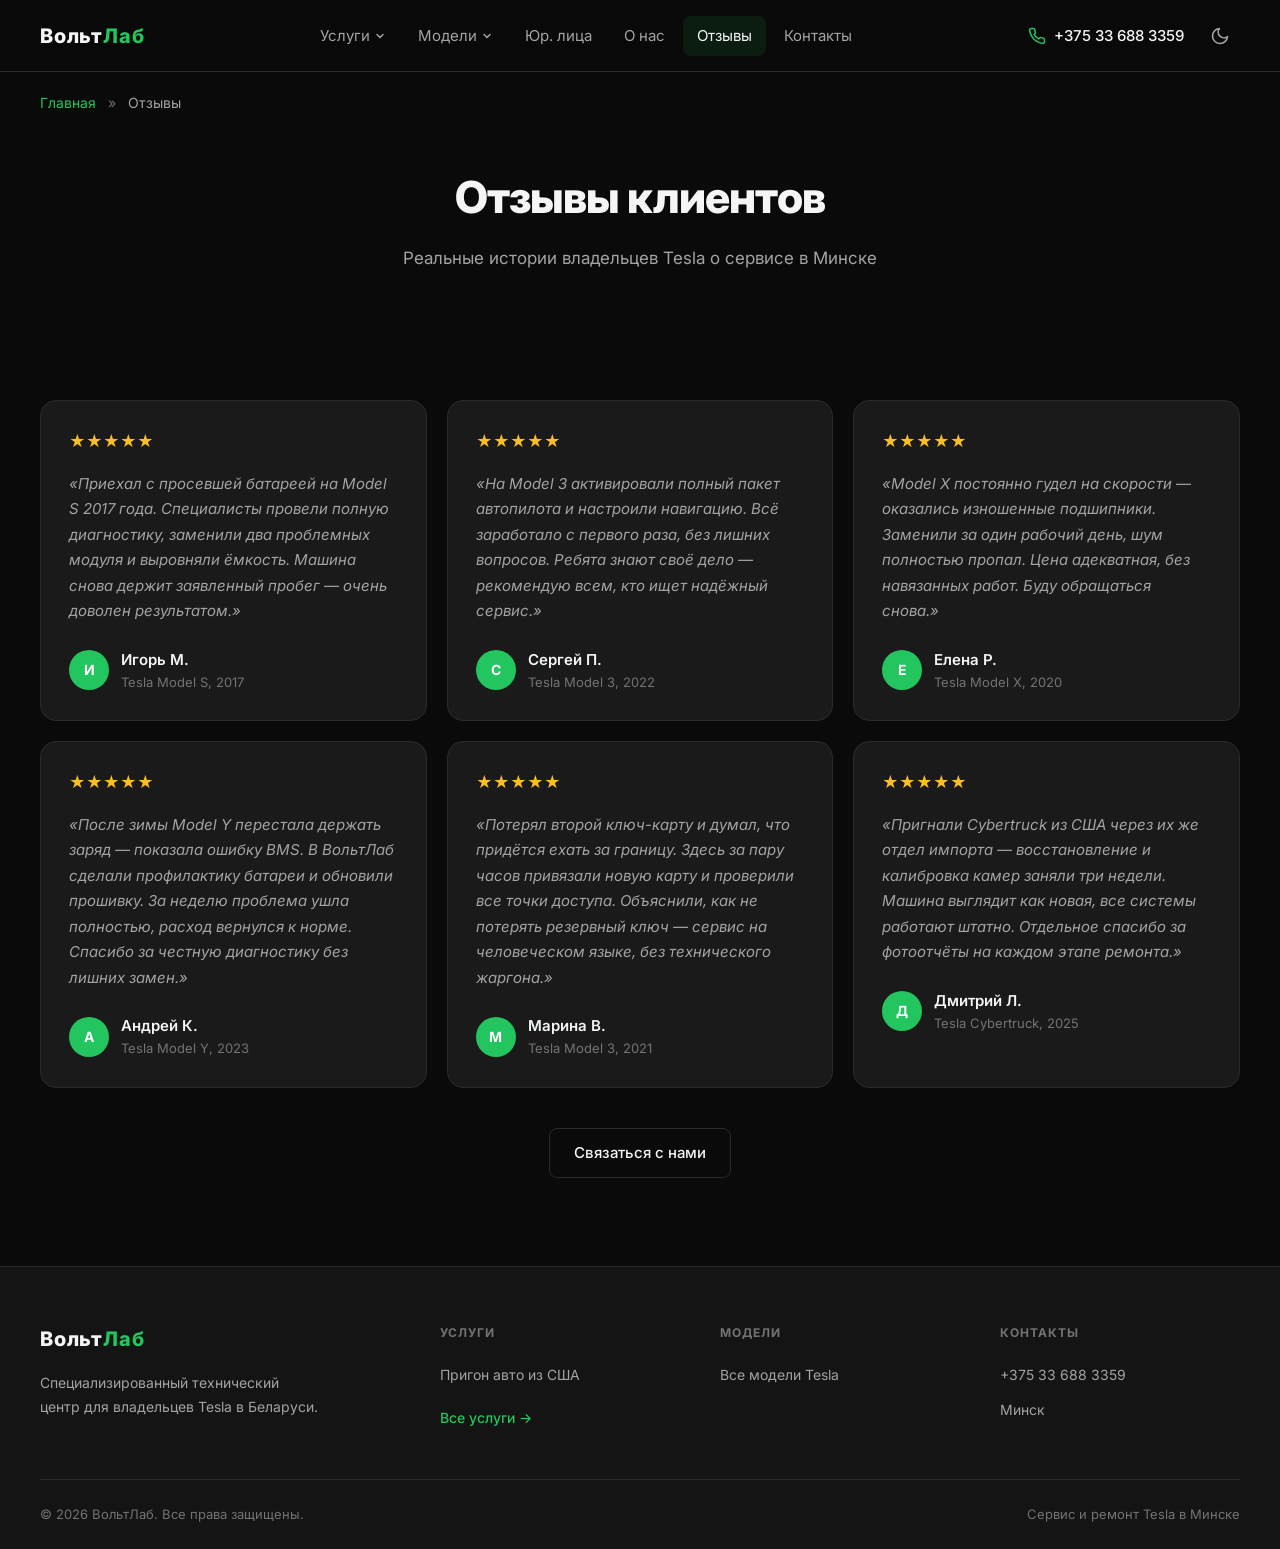
<file: reviews.html>
﻿<!DOCTYPE html>
<html lang="ru">
<head>
  <meta charset="UTF-8">
  <meta name="viewport" content="width=device-width, initial-scale=1.0">
  <title>Отзывы о сервисе Tesla в Минске — ВольтЛаб</title>
  <meta name="description" content="Отзывы о сервисе Tesla в Минске — ВольтЛаб. Реальные истории ремонта и обслуживания Model S, 3, X, Y и Cybertruck.">
  <meta name="keywords" content="отзывы сервис Tesla Минск, отзывы ВольтЛаб, ремонт тесла минск">
  <link rel="canonical" href="https://service-tesla.by/reviews.html">
  <link rel="icon" type="image/x-icon" href="favicon.ico">
  <meta property="og:type" content="website">
  <meta property="og:url" content="https://service-tesla.by/reviews.html">
  <meta property="og:title" content="Отзывы о сервисе Tesla в Минске — ВольтЛаб">
  <meta property="og:description" content="Отзывы клиентов о ремонте и обслуживании Tesla в сервисе ВольтЛаб.">
  <meta property="og:locale" content="ru_BY">
  <meta property="og:site_name" content="ВольтЛаб">
  <link rel="preconnect" href="https://fonts.googleapis.com">
  <link rel="preconnect" href="https://fonts.gstatic.com" crossorigin>
  <link href="https://fonts.googleapis.com/css2?family=Inter:wght@400;500;600;700;800;900&display=swap" rel="stylesheet">
  <link rel="stylesheet" href="css/styles.css">
</head>
<body>

  <header class="site-header">
    <div class="container header-inner">
      <a href="index.html" class="logo" aria-label="ВольтЛаб — на главную">Вольт<span>Лаб</span></a>
      <nav class="nav-desktop" aria-label="Основная навигация">
                        <div class="nav-dropdown">
          <a href="services.html" class="nav-link">Услуги<svg width="12" height="12" viewBox="0 0 12 12" fill="none" aria-hidden="true"><path d="M3 4.5L6 7.5L9 4.5" stroke="currentColor" stroke-width="1.5" stroke-linecap="round"/></svg></a>
        <div class="nav-dropdown-menu" role="menu">
          <a href="index.html" role="menuitem">Главная</a>
          <a href="services.html" role="menuitem">Услуги</a>
          <a href="import.html" role="menuitem">Пригон авто из США</a>
        </div>
        </div>
        <div class="nav-dropdown">
          <a href="models.html" class="nav-link">Модели<svg width="12" height="12" viewBox="0 0 12 12" fill="none" aria-hidden="true"><path d="M3 4.5L6 7.5L9 4.5" stroke="currentColor" stroke-width="1.5" stroke-linecap="round"/></svg></a>
        <div class="nav-dropdown-menu" role="menu">
          <a href="models.html" role="menuitem">Tesla Model S</a>
          <a href="models.html" role="menuitem">Tesla Model 3</a>
          <a href="models.html" role="menuitem">Tesla Model X</a>
          <a href="models.html" role="menuitem">Tesla Model Y</a>
          <a href="models.html" role="menuitem">Tesla Cybertruck</a>
          <a href="models.html" role="menuitem">Все модели →</a>
        </div>
        </div>
        <a href="b2b.html" class="nav-link">Юр. лица</a>
        <a href="about.html" class="nav-link">О нас</a>
        <a href="reviews.html" class="nav-link" aria-current="page">Отзывы</a>
        <a href="contacts.html" class="nav-link">Контакты</a>
      </nav>
      <div class="header-actions">
        <a href="tel:+375336883359" class="phone-link">
          <svg width="18" height="18" viewBox="0 0 24 24" fill="none" aria-hidden="true"><path d="M22 16.92v3a2 2 0 01-2.18 2 19.79 19.79 0 01-8.63-3.07 19.5 19.5 0 01-6-6 19.79 19.79 0 01-3.07-8.67A2 2 0 014.11 2h3a2 2 0 012 1.72c.127.96.361 1.903.7 2.81a2 2 0 01-.45 2.11L8.09 9.91a16 16 0 006 6l1.27-1.27a2 2 0 012.11-.45c.907.339 1.85.573 2.81.7A2 2 0 0122 16.92z" stroke="currentColor" stroke-width="2" stroke-linecap="round" stroke-linejoin="round"/></svg>
          <span>+375 33 688 3359</span>
        </a>
        <button class="theme-toggle" type="button" aria-label="Переключить тему">
          <svg class="icon-moon" width="20" height="20" viewBox="0 0 24 24" fill="none" aria-hidden="true"><path d="M21 12.79A9 9 0 1111.21 3 7 7 0 0021 12.79z" stroke="currentColor" stroke-width="2" stroke-linecap="round" stroke-linejoin="round"/></svg>
          <svg class="icon-sun" width="20" height="20" viewBox="0 0 24 24" fill="none" aria-hidden="true"><circle cx="12" cy="12" r="5" stroke="currentColor" stroke-width="2"/><path d="M12 1v2M12 21v2M4.22 4.22l1.42 1.42M18.36 18.36l1.42 1.42M1 12h2M21 12h2M4.22 19.78l1.42-1.42M18.36 5.64l1.42-1.42" stroke="currentColor" stroke-width="2" stroke-linecap="round"/></svg>
        </button>
        <button class="burger" type="button" aria-label="Открыть меню" aria-expanded="false" aria-controls="mobile-nav"><span></span><span></span><span></span></button>
      </div>
    </div>
  </header>
  <nav id="mobile-nav" class="mobile-nav" aria-label="Мобильная навигация" hidden>
    <a href="services.html">Услуги</a>
    <a href="models.html">Модели</a>
    <a href="b2b.html">Юр. лица</a>
    <a href="about.html">О нас</a>
    <a href="reviews.html">Отзывы</a>
    <a href="contacts.html">Контакты</a>
  </nav>

  <main>
    <div class="container">
      <nav class="breadcrumbs" aria-label="Хлебные крошки">
        <a href="index.html">Главная</a>
        <span aria-hidden="true">»</span>
        <span>Отзывы</span>
      </nav>
    </div>

    <header class="page-header">
      <div class="container">
        <h1 id="reviews-page-title">Отзывы клиентов</h1>
        <p class="lead">Реальные истории владельцев Tesla о сервисе в Минске</p>
      </div>
    </header>

    <section class="section" aria-labelledby="reviews-page-title">
      <div class="container">
        <div class="reviews-grid">
          <article class="review-card">
            <div class="stars" aria-label="5 из 5 звёзд">★★★★★</div>
            <blockquote class="review-text">«Приехал с просевшей батареей на Model S 2017 года. Специалисты провели полную диагностику, заменили два проблемных модуля и выровняли ёмкость. Машина снова держит заявленный пробег — очень доволен результатом.»</blockquote>
            <footer class="review-author">
              <div class="review-avatar" aria-hidden="true">И</div>
              <div>
                <div class="review-name">Игорь М.</div>
                <div class="review-car">Tesla Model S, 2017</div>
              </div>
            </footer>
          </article>

          <article class="review-card">
            <div class="stars" aria-label="5 из 5 звёзд">★★★★★</div>
            <blockquote class="review-text">«На Model 3 активировали полный пакет автопилота и настроили навигацию. Всё заработало с первого раза, без лишних вопросов. Ребята знают своё дело — рекомендую всем, кто ищет надёжный сервис.»</blockquote>
            <footer class="review-author">
              <div class="review-avatar" aria-hidden="true">С</div>
              <div>
                <div class="review-name">Сергей П.</div>
                <div class="review-car">Tesla Model 3, 2022</div>
              </div>
            </footer>
          </article>

          <article class="review-card">
            <div class="stars" aria-label="5 из 5 звёзд">★★★★★</div>
            <blockquote class="review-text">«Model X постоянно гудел на скорости — оказались изношенные подшипники. Заменили за один рабочий день, шум полностью пропал. Цена адекватная, без навязанных работ. Буду обращаться снова.»</blockquote>
            <footer class="review-author">
              <div class="review-avatar" aria-hidden="true">Е</div>
              <div>
                <div class="review-name">Елена Р.</div>
                <div class="review-car">Tesla Model X, 2020</div>
              </div>
            </footer>
          </article>

          <article class="review-card">
            <div class="stars" aria-label="5 из 5 звёзд">★★★★★</div>
            <blockquote class="review-text">«После зимы Model Y перестала держать заряд — показала ошибку BMS. В ВольтЛаб сделали профилактику батареи и обновили прошивку. За неделю проблема ушла полностью, расход вернулся к норме. Спасибо за честную диагностику без лишних замен.»</blockquote>
            <footer class="review-author">
              <div class="review-avatar" aria-hidden="true">А</div>
              <div>
                <div class="review-name">Андрей К.</div>
                <div class="review-car">Tesla Model Y, 2023</div>
              </div>
            </footer>
          </article>

          <article class="review-card">
            <div class="stars" aria-label="5 из 5 звёзд">★★★★★</div>
            <blockquote class="review-text">«Потерял второй ключ-карту и думал, что придётся ехать за границу. Здесь за пару часов привязали новую карту и проверили все точки доступа. Объяснили, как не потерять резервный ключ — сервис на человеческом языке, без технического жаргона.»</blockquote>
            <footer class="review-author">
              <div class="review-avatar" aria-hidden="true">М</div>
              <div>
                <div class="review-name">Марина В.</div>
                <div class="review-car">Tesla Model 3, 2021</div>
              </div>
            </footer>
          </article>

          <article class="review-card">
            <div class="stars" aria-label="5 из 5 звёзд">★★★★★</div>
            <blockquote class="review-text">«Пригнали Cybertruck из США через их же отдел импорта — восстановление и калибровка камер заняли три недели. Машина выглядит как новая, все системы работают штатно. Отдельное спасибо за фотоотчёты на каждом этапе ремонта.»</blockquote>
            <footer class="review-author">
              <div class="review-avatar" aria-hidden="true">Д</div>
              <div>
                <div class="review-name">Дмитрий Л.</div>
                <div class="review-car">Tesla Cybertruck, 2025</div>
              </div>
            </footer>
          </article>
        </div>

        <div class="section-footer">
          <a href="contacts.html" class="btn btn-outline">Связаться с нами</a>
        </div>
      </div>
    </section>
  </main>

  <footer class="site-footer">
    <div class="container">
      <div class="footer-grid">
        <div class="footer-brand">
          <a href="index.html" class="logo">Вольт<span>Лаб</span></a>
          <p>Специализированный технический центр для владельцев Tesla в Беларуси.</p>
        </div>
        <div class="footer-col">
          <h4>Услуги</h4>
          <a href="import.html">Пригон авто из США</a>
          <a href="services.html" class="all-link">Все услуги →</a>
        </div>
        <div class="footer-col">
          <h4>Модели</h4>
          <a href="models.html">Все модели Tesla</a>
        </div>
        <div class="footer-col">
          <h4>Контакты</h4>
          <a href="tel:+375336883359">+375 33 688 3359</a>
          <a href="contacts.html">Минск</a>
        </div>
      </div>
      <div class="footer-bottom">
        <span>© 2026 ВольтЛаб. Все права защищены.</span>
        <span>Сервис и ремонт Tesla в Минске</span>
      </div>
    </div>
  </footer>
  <script src="js/main.js" defer></script>
</body>
</html>
</file>
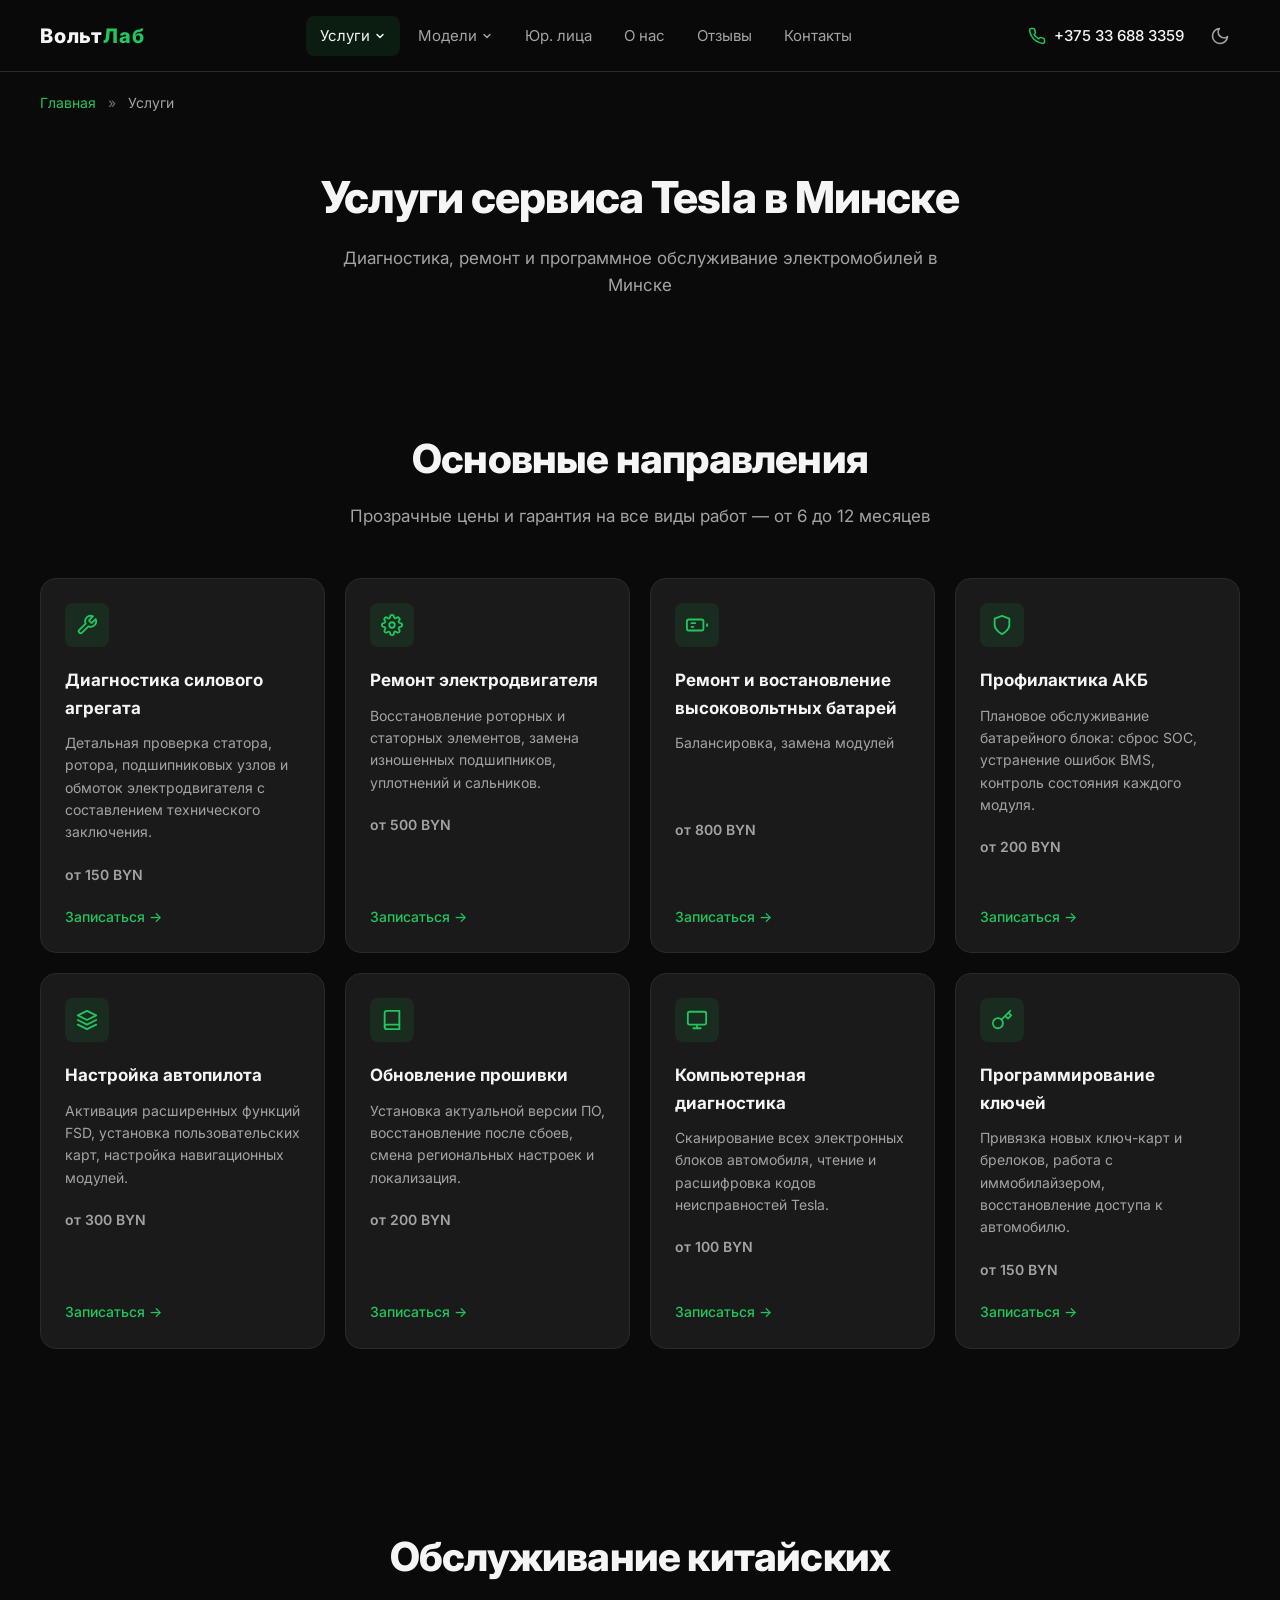
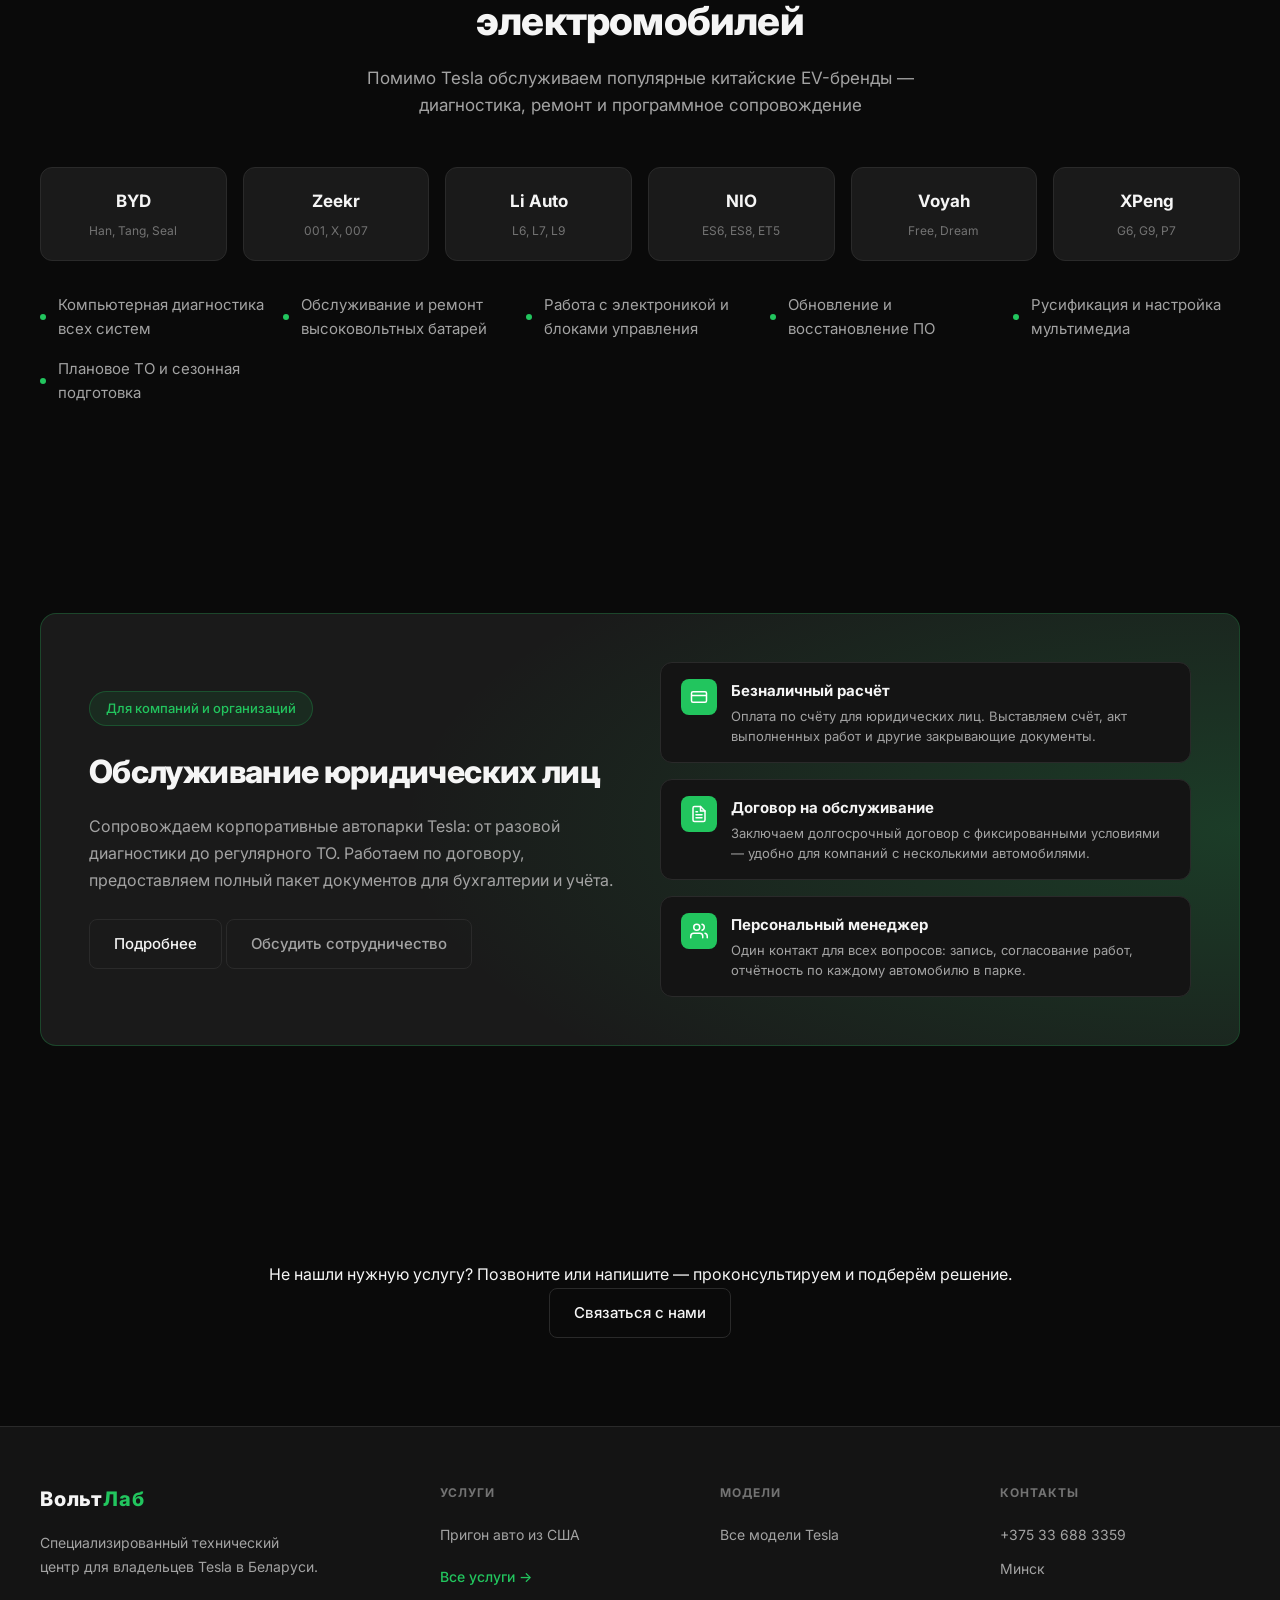
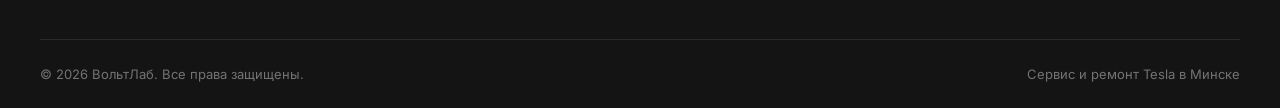
<file: services.html>
﻿<!DOCTYPE html>
<html lang="ru">
<head>
  <meta charset="UTF-8">
  <meta name="viewport" content="width=device-width, initial-scale=1.0">
  <title>Услуги сервиса Tesla в Минске — диагностика, ремонт, АКБ | ВольтЛаб</title>
  <meta name="description" content="Услуги сервиса Tesla в Минске: диагностика, ремонт двигателей, восстановление АКБ, прошивка, автопилот, китайские EV. ВольтЛаб.">
  <meta name="keywords" content="услуги сервиса Tesla Минск, диагностика Tesla, ремонт АКБ Tesla, сервис тесла минск, ВольтЛаб">
  <link rel="canonical" href="https://service-tesla.by/services.html">
  <link rel="icon" type="image/x-icon" href="favicon.ico">
  <meta property="og:type" content="website">
  <meta property="og:url" content="https://service-tesla.by/services.html">
  <meta property="og:title" content="Услуги сервиса Tesla в Минске — ВольтЛаб">
  <meta property="og:description" content="Диагностика, ремонт, восстановление АКБ и программное обслуживание Tesla в Минске.">
  <meta property="og:locale" content="ru_BY">
  <meta property="og:site_name" content="ВольтЛаб">
  <link rel="preconnect" href="https://fonts.googleapis.com">
  <link rel="preconnect" href="https://fonts.gstatic.com" crossorigin>
  <link href="https://fonts.googleapis.com/css2?family=Inter:wght@400;500;600;700;800;900&display=swap" rel="stylesheet">
  <link rel="stylesheet" href="css/styles.css">
</head>
<body>

  <header class="site-header">
    <div class="container header-inner">
      <a href="index.html" class="logo" aria-label="ВольтЛаб — на главную">Вольт<span>Лаб</span></a>
      <nav class="nav-desktop" aria-label="Основная навигация">
                        <div class="nav-dropdown">
          <a href="services.html" class="nav-link" aria-current="page">Услуги<svg width="12" height="12" viewBox="0 0 12 12" fill="none" aria-hidden="true"><path d="M3 4.5L6 7.5L9 4.5" stroke="currentColor" stroke-width="1.5" stroke-linecap="round"/></svg></a>
        <div class="nav-dropdown-menu" role="menu">
          <a href="index.html" role="menuitem">Главная</a>
          <a href="services.html" role="menuitem">Услуги</a>
          <a href="import.html" role="menuitem">Пригон авто из США</a>
        </div>
        </div>
        <div class="nav-dropdown">
          <a href="models.html" class="nav-link">Модели<svg width="12" height="12" viewBox="0 0 12 12" fill="none" aria-hidden="true"><path d="M3 4.5L6 7.5L9 4.5" stroke="currentColor" stroke-width="1.5" stroke-linecap="round"/></svg></a>
        <div class="nav-dropdown-menu" role="menu">
          <a href="models.html" role="menuitem">Tesla Model S</a>
          <a href="models.html" role="menuitem">Tesla Model 3</a>
          <a href="models.html" role="menuitem">Tesla Model X</a>
          <a href="models.html" role="menuitem">Tesla Model Y</a>
          <a href="models.html" role="menuitem">Tesla Cybertruck</a>
          <a href="models.html" role="menuitem">Все модели →</a>
        </div>
        </div>
        <a href="b2b.html" class="nav-link">Юр. лица</a>
        <a href="about.html" class="nav-link">О нас</a>
        <a href="reviews.html" class="nav-link">Отзывы</a>
        <a href="contacts.html" class="nav-link">Контакты</a>
      </nav>
      <div class="header-actions">
        <a href="tel:+375336883359" class="phone-link">
          <svg width="18" height="18" viewBox="0 0 24 24" fill="none" aria-hidden="true"><path d="M22 16.92v3a2 2 0 01-2.18 2 19.79 19.79 0 01-8.63-3.07 19.5 19.5 0 01-6-6 19.79 19.79 0 01-3.07-8.67A2 2 0 014.11 2h3a2 2 0 012 1.72c.127.96.361 1.903.7 2.81a2 2 0 01-.45 2.11L8.09 9.91a16 16 0 006 6l1.27-1.27a2 2 0 012.11-.45c.907.339 1.85.573 2.81.7A2 2 0 0122 16.92z" stroke="currentColor" stroke-width="2" stroke-linecap="round" stroke-linejoin="round"/></svg>
          <span>+375 33 688 3359</span>
        </a>
        <button class="theme-toggle" type="button" aria-label="Переключить тему">
          <svg class="icon-moon" width="20" height="20" viewBox="0 0 24 24" fill="none" aria-hidden="true"><path d="M21 12.79A9 9 0 1111.21 3 7 7 0 0021 12.79z" stroke="currentColor" stroke-width="2" stroke-linecap="round" stroke-linejoin="round"/></svg>
          <svg class="icon-sun" width="20" height="20" viewBox="0 0 24 24" fill="none" aria-hidden="true"><circle cx="12" cy="12" r="5" stroke="currentColor" stroke-width="2"/><path d="M12 1v2M12 21v2M4.22 4.22l1.42 1.42M18.36 18.36l1.42 1.42M1 12h2M21 12h2M4.22 19.78l1.42-1.42M18.36 5.64l1.42-1.42" stroke="currentColor" stroke-width="2" stroke-linecap="round"/></svg>
        </button>
        <button class="burger" type="button" aria-label="Открыть меню" aria-expanded="false" aria-controls="mobile-nav"><span></span><span></span><span></span></button>
      </div>
    </div>
  </header>
  <nav id="mobile-nav" class="mobile-nav" aria-label="Мобильная навигация" hidden>
    <a href="services.html">Услуги</a>
    <a href="models.html">Модели</a>
    <a href="b2b.html">Юр. лица</a>
    <a href="about.html">О нас</a>
    <a href="reviews.html">Отзывы</a>
    <a href="contacts.html">Контакты</a>
  </nav>

  <main>
    <div class="container">
      <nav class="breadcrumbs" aria-label="Хлебные крошки">
        <a href="index.html">Главная</a>
        <span aria-hidden="true">»</span>
        <span>Услуги</span>
      </nav>
    </div>

    <header class="page-header">
      <div class="container">
        <h1>Услуги сервиса Tesla в Минске</h1>
        <p class="lead">Диагностика, ремонт и программное обслуживание электромобилей в Минске</p>
      </div>
    </header>

    <section class="section" aria-labelledby="services-list-title">
      <div class="container">
        <header class="section-header">
          <h2 id="services-list-title">Основные направления</h2>
          <p>Прозрачные цены и гарантия на все виды работ — от 6 до 12 месяцев</p>
        </header>

        <div class="services-grid">
          <article class="service-card">
            <div class="service-icon" aria-hidden="true">
              <svg width="22" height="22" viewBox="0 0 24 24" fill="none"><path d="M14.7 6.3a1 1 0 000 1.4l1.6 1.6a1 1 0 001.4 0l3.77-3.77a6 6 0 01-7.94 7.94l-6.91 6.91a2.12 2.12 0 01-3-3l6.91-6.91a6 6 0 017.94-7.94l-3.76 3.76z" stroke="currentColor" stroke-width="2" stroke-linecap="round" stroke-linejoin="round"/></svg>
            </div>
            <h3>Диагностика силового агрегата</h3>
            <p>Детальная проверка статора, ротора, подшипниковых узлов и обмоток электродвигателя с составлением технического заключения.</p>
            <p class="service-price">от 150 BYN</p>
            <a href="contacts.html" class="btn-link">Записаться →</a>
          </article>

          <article class="service-card">
            <div class="service-icon" aria-hidden="true">
              <svg width="22" height="22" viewBox="0 0 24 24" fill="none"><circle cx="12" cy="12" r="3" stroke="currentColor" stroke-width="2"/><path d="M19.4 15a1.65 1.65 0 00.33 1.82l.06.06a2 2 0 010 2.83 2 2 0 01-2.83 0l-.06-.06a1.65 1.65 0 00-1.82-.33 1.65 1.65 0 00-1 1.51V21a2 2 0 01-4 0v-.09A1.65 1.65 0 009 19.4a1.65 1.65 0 00-1.82.33l-.06.06a2 2 0 01-2.83 0 2 2 0 010-2.83l.06-.06A1.65 1.65 0 004.68 15a1.65 1.65 0 00-1.51-1H3a2 2 0 010-4h.09A1.65 1.65 0 004.6 9a1.65 1.65 0 00-.33-1.82l-.06-.06a2 2 0 012.83-2.83l.06.06A1.65 1.65 0 009 4.68a1.65 1.65 0 001-1.51V3a2 2 0 014 0v.09a1.65 1.65 0 001 1.51 1.65 1.65 0 001.82-.33l.06-.06a2 2 0 012.83 2.83l-.06.06A1.65 1.65 0 0019.4 9a1.65 1.65 0 001.51 1H21a2 2 0 010 4h-.09a1.65 1.65 0 00-1.51 1z" stroke="currentColor" stroke-width="2" stroke-linecap="round" stroke-linejoin="round"/></svg>
            </div>
            <h3>Ремонт электродвигателя</h3>
            <p>Восстановление роторных и статорных элементов, замена изношенных подшипников, уплотнений и сальников.</p>
            <p class="service-price">от 500 BYN</p>
            <a href="contacts.html" class="btn-link">Записаться →</a>
          </article>

          <article class="service-card">
            <div class="service-icon" aria-hidden="true">
              <svg width="22" height="22" viewBox="0 0 24 24" fill="none"><rect x="1" y="6" width="18" height="12" rx="2" stroke="currentColor" stroke-width="2"/><path d="M23 13v-2M6 10h4M6 14h2" stroke="currentColor" stroke-width="2" stroke-linecap="round"/></svg>
            </div>
            <h3>Ремонт и востановление высоковольтных батарей</h3>
            <p>Балансировка, замена модулей</p>
            <p class="service-price">от 800 BYN</p>
            <a href="contacts.html" class="btn-link">Записаться →</a>
          </article>

          <article class="service-card">
            <div class="service-icon" aria-hidden="true">
              <svg width="22" height="22" viewBox="0 0 24 24" fill="none"><path d="M12 22s8-4 8-10V5l-8-3-8 3v7c0 6 8 10 8 10z" stroke="currentColor" stroke-width="2" stroke-linecap="round" stroke-linejoin="round"/></svg>
            </div>
            <h3>Профилактика АКБ</h3>
            <p>Плановое обслуживание батарейного блока: сброс SOC, устранение ошибок BMS, контроль состояния каждого модуля.</p>
            <p class="service-price">от 200 BYN</p>
            <a href="contacts.html" class="btn-link">Записаться →</a>
          </article>

          <article class="service-card">
            <div class="service-icon" aria-hidden="true">
              <svg width="22" height="22" viewBox="0 0 24 24" fill="none"><path d="M12 2L2 7l10 5 10-5-10-5zM2 17l10 5 10-5M2 12l10 5 10-5" stroke="currentColor" stroke-width="2" stroke-linecap="round" stroke-linejoin="round"/></svg>
            </div>
            <h3>Настройка автопилота</h3>
            <p>Активация расширенных функций FSD, установка пользовательских карт, настройка навигационных модулей.</p>
            <p class="service-price">от 300 BYN</p>
            <a href="contacts.html" class="btn-link">Записаться →</a>
          </article>

          <article class="service-card">
            <div class="service-icon" aria-hidden="true">
              <svg width="22" height="22" viewBox="0 0 24 24" fill="none"><path d="M4 19.5A2.5 2.5 0 016.5 17H20" stroke="currentColor" stroke-width="2" stroke-linecap="round"/><path d="M6.5 2H20v20H6.5A2.5 2.5 0 014 19.5v-15A2.5 2.5 0 016.5 2z" stroke="currentColor" stroke-width="2"/></svg>
            </div>
            <h3>Обновление прошивки</h3>
            <p>Установка актуальной версии ПО, восстановление после сбоев, смена региональных настроек и локализация.</p>
            <p class="service-price">от 200 BYN</p>
            <a href="contacts.html" class="btn-link">Записаться →</a>
          </article>

          <article class="service-card">
            <div class="service-icon" aria-hidden="true">
              <svg width="22" height="22" viewBox="0 0 24 24" fill="none"><rect x="2" y="3" width="20" height="14" rx="2" stroke="currentColor" stroke-width="2"/><path d="M8 21h8M12 17v4" stroke="currentColor" stroke-width="2" stroke-linecap="round"/></svg>
            </div>
            <h3>Компьютерная диагностика</h3>
            <p>Сканирование всех электронных блоков автомобиля, чтение и расшифровка кодов неисправностей Tesla.</p>
            <p class="service-price">от 100 BYN</p>
            <a href="contacts.html" class="btn-link">Записаться →</a>
          </article>

          <article class="service-card">
            <div class="service-icon" aria-hidden="true">
              <svg width="22" height="22" viewBox="0 0 24 24" fill="none"><path d="M21 2l-2 2m-7.61 7.61a5.5 5.5 0 11-7.778 7.778 5.5 5.5 0 017.777-7.777zm0 0L15.5 7.5m0 0l3 3L22 7l-3-3m-3.5 3.5L19 4" stroke="currentColor" stroke-width="2" stroke-linecap="round" stroke-linejoin="round"/></svg>
            </div>
            <h3>Программирование ключей</h3>
            <p>Привязка новых ключ-карт и брелоков, работа с иммобилайзером, восстановление доступа к автомобилю.</p>
            <p class="service-price">от 150 BYN</p>
            <a href="contacts.html" class="btn-link">Записаться →</a>
          </article>
        </div>
      </div>
    </section>

    <section class="section" aria-labelledby="chinese-ev-title">
      <div class="container">
        <header class="section-header">
          <h2 id="chinese-ev-title">Обслуживание китайских электромобилей</h2>
          <p>Помимо Tesla обслуживаем популярные китайские EV-бренды — диагностика, ремонт и программное сопровождение</p>
        </header>

        <div class="brands-grid">
          <article class="brand-card"><strong>BYD</strong><span>Han, Tang, Seal</span></article>
          <article class="brand-card"><strong>Zeekr</strong><span>001, X, 007</span></article>
          <article class="brand-card"><strong>Li Auto</strong><span>L6, L7, L9</span></article>
          <article class="brand-card"><strong>NIO</strong><span>ES6, ES8, ET5</span></article>
          <article class="brand-card"><strong>Voyah</strong><span>Free, Dream</span></article>
          <article class="brand-card"><strong>XPeng</strong><span>G6, G9, P7</span></article>
        </div>

        <div class="chinese-ev-services">
          <div class="chinese-ev-service">Компьютерная диагностика всех систем</div>
          <div class="chinese-ev-service">Обслуживание и ремонт высоковольтных батарей</div>
          <div class="chinese-ev-service">Работа с электроникой и блоками управления</div>
          <div class="chinese-ev-service">Обновление и восстановление ПО</div>
          <div class="chinese-ev-service">Русификация и настройка мультимедиа</div>
          <div class="chinese-ev-service">Плановое ТО и сезонная подготовка</div>
        </div>
      </div>
    </section>

    <section class="b2b-section" aria-labelledby="b2b-title">
      <div class="container">
        <div class="b2b-card">
          <div class="b2b-content">
            <span class="b2b-badge">Для компаний и организаций</span>
            <h2 id="b2b-title">Обслуживание юридических лиц</h2>
            <p>Сопровождаем корпоративные автопарки Tesla: от разовой диагностики до регулярного ТО. Работаем по договору, предоставляем полный пакет документов для бухгалтерии и учёта.</p>
            <a href="b2b.html" class="btn btn-outline">Подробнее</a>
            <a href="contacts.html" class="btn btn-ghost">Обсудить сотрудничество</a>
          </div>

          <div class="b2b-benefits">
            <article class="b2b-benefit">
              <div class="b2b-benefit-icon" aria-hidden="true">
                <svg width="18" height="18" viewBox="0 0 24 24" fill="none"><rect x="2" y="5" width="20" height="14" rx="2" stroke="currentColor" stroke-width="2"/><path d="M2 10h20" stroke="currentColor" stroke-width="2"/></svg>
              </div>
              <div>
                <h3>Безналичный расчёт</h3>
                <p>Оплата по счёту для юридических лиц. Выставляем счёт, акт выполненных работ и другие закрывающие документы.</p>
              </div>
            </article>

            <article class="b2b-benefit">
              <div class="b2b-benefit-icon" aria-hidden="true">
                <svg width="18" height="18" viewBox="0 0 24 24" fill="none"><path d="M14 2H6a2 2 0 00-2 2v16a2 2 0 002 2h12a2 2 0 002-2V8z" stroke="currentColor" stroke-width="2"/><path d="M14 2v6h6M16 13H8M16 17H8M10 9H8" stroke="currentColor" stroke-width="2" stroke-linecap="round"/></svg>
              </div>
              <div>
                <h3>Договор на обслуживание</h3>
                <p>Заключаем долгосрочный договор с фиксированными условиями — удобно для компаний с несколькими автомобилями.</p>
              </div>
            </article>

            <article class="b2b-benefit">
              <div class="b2b-benefit-icon" aria-hidden="true">
                <svg width="18" height="18" viewBox="0 0 24 24" fill="none"><path d="M17 21v-2a4 4 0 00-4-4H5a4 4 0 00-4 4v2" stroke="currentColor" stroke-width="2" stroke-linecap="round"/><circle cx="9" cy="7" r="4" stroke="currentColor" stroke-width="2"/><path d="M23 21v-2a4 4 0 00-3-3.87M16 3.13a4 4 0 010 7.75" stroke="currentColor" stroke-width="2" stroke-linecap="round"/></svg>
              </div>
              <div>
                <h3>Персональный менеджер</h3>
                <p>Один контакт для всех вопросов: запись, согласование работ, отчётность по каждому автомобилю в парке.</p>
              </div>
            </article>
          </div>
        </div>
      </div>
    </section>

    <section class="section">
      <div class="container">
        <div class="section-footer">
          <p>Не нашли нужную услугу? Позвоните или напишите — проконсультируем и подберём решение.</p>
          <a href="contacts.html" class="btn btn-outline">Связаться с нами</a>
        </div>
      </div>
    </section>
  </main>

  <footer class="site-footer">
    <div class="container">
      <div class="footer-grid">
        <div class="footer-brand">
          <a href="index.html" class="logo">Вольт<span>Лаб</span></a>
          <p>Специализированный технический центр для владельцев Tesla в Беларуси.</p>
        </div>
        <div class="footer-col">
          <h4>Услуги</h4>
          <a href="import.html">Пригон авто из США</a>
          <a href="services.html" class="all-link">Все услуги →</a>
        </div>
        <div class="footer-col">
          <h4>Модели</h4>
          <a href="models.html">Все модели Tesla</a>
        </div>
        <div class="footer-col">
          <h4>Контакты</h4>
          <a href="tel:+375336883359">+375 33 688 3359</a>
          <a href="contacts.html">Минск</a>
        </div>
      </div>
      <div class="footer-bottom">
        <span>© 2026 ВольтЛаб. Все права защищены.</span>
        <span>Сервис и ремонт Tesla в Минске</span>
      </div>
    </div>
  </footer>
  <script src="js/main.js" defer></script>
</body>
</html>
</file>
<file: css/styles.css>
/* ВольтЛаб — modern static CSS */

:root {
  color-scheme: dark;
  --bg: #0a0a0a;
  --bg-elevated: #141414;
  --bg-card: #1a1a1a;
  --bg-card-hover: #1f1f1f;
  --border: #2a2a2a;
  --border-accent: #22c55e40;
  --text: #f5f5f5;
  --text-muted: #a3a3a3;
  --text-dim: #737373;
  --accent: #22c55e;
  --accent-hover: #16a34a;
  --accent-soft: #22c55e1a;
  --accent-glow: #22c55e33;
  --gold: #fbbf24;
  --radius: 12px;
  --radius-sm: 8px;
  --radius-lg: 16px;
  --header-h: 72px;
  --container: min(1200px, 100% - 2rem);
  --transition: 0.2s ease;
  --font: "Inter", system-ui, -apple-system, sans-serif;
}

[data-theme="light"] {
  color-scheme: light;
  --bg: #fafafa;
  --bg-elevated: #ffffff;
  --bg-card: #ffffff;
  --bg-card-hover: #f5f5f5;
  --border: #e5e5e5;
  --border-accent: #22c55e60;
  --text: #171717;
  --text-muted: #525252;
  --text-dim: #737373;
  --accent-soft: #22c55e14;
  --accent-glow: #22c55e22;
}

*, *::before, *::after {
  box-sizing: border-box;
  margin: 0;
  padding: 0;
}

html {
  scroll-behavior: smooth;
  -webkit-text-size-adjust: 100%;
}

body {
  font-family: var(--font);
  background: var(--bg);
  color: var(--text);
  line-height: 1.6;
  min-height: 100dvh;
  overflow-x: clip;
}

img, svg {
  display: block;
  max-width: 100%;
}

a {
  color: inherit;
  text-decoration: none;
}

ul, ol {
  list-style: none;
}

button {
  font: inherit;
  cursor: pointer;
  border: none;
  background: none;
  color: inherit;
}

.container {
  width: var(--container);
  margin-inline: auto;
}

/* ── Inner pages ── */

.breadcrumbs {
  padding-block: 1.25rem 0;
  font-size: 0.875rem;
  color: var(--text-muted);
}

.breadcrumbs a {
  color: var(--accent);
  transition: color var(--transition);
}

.breadcrumbs a:hover {
  color: var(--accent-hover);
}

.breadcrumbs span[aria-hidden="true"] {
  margin-inline: 0.5rem;
  color: var(--text-dim);
}

.page-header {
  text-align: center;
  padding-block: clamp(2rem, 5vw, 3rem) clamp(2rem, 4vw, 2.5rem);
}

.page-header h1 {
  font-size: clamp(1.75rem, 4vw, 2.75rem);
  font-weight: 800;
  letter-spacing: -0.02em;
  margin-bottom: 0.75rem;
}

.page-header .lead {
  font-size: 1.0625rem;
  color: var(--text-muted);
  max-width: 640px;
  margin-inline: auto;
}

.page-content {
  max-width: 760px;
  margin-inline: auto;
  padding-bottom: clamp(3rem, 6vw, 4rem);
}

.page-content p {
  color: var(--text-muted);
  margin-bottom: 1.25rem;
  line-height: 1.75;
}

.page-content h2 {
  font-size: clamp(1.25rem, 2.5vw, 1.5rem);
  font-weight: 700;
  color: var(--text);
  margin-top: 2.5rem;
  margin-bottom: 1rem;
  line-height: 1.35;
}

.page-content h2:first-child {
  margin-top: 0;
}

.page-content ul {
  color: var(--text-muted);
  margin-bottom: 1.25rem;
  padding-left: 1.25rem;
  line-height: 1.75;
}

.page-content li + li {
  margin-top: 0.5rem;
}

.page-content a {
  color: var(--accent);
  text-decoration: underline;
  text-underline-offset: 2px;
}

.page-content a:hover {
  color: var(--accent-hover);
}

.page-stats {
  display: grid;
  grid-template-columns: repeat(auto-fill, minmax(140px, 1fr));
  gap: 1.5rem;
  margin-block: 2.5rem;
  padding-block: 2rem;
  border-block: 1px solid var(--border);
}

.contact-list {
  max-width: 560px;
  margin-inline: auto;
  display: flex;
  flex-direction: column;
  gap: 2rem;
}

.contact-row {
  display: flex;
  gap: 1.25rem;
  align-items: flex-start;
}

.contact-row-icon {
  display: grid;
  place-items: center;
  width: 44px;
  height: 44px;
  background: var(--accent);
  border-radius: 50%;
  color: #fff;
  flex-shrink: 0;
}

.contact-row h3 {
  font-size: 0.75rem;
  text-transform: uppercase;
  letter-spacing: 0.08em;
  color: var(--text-dim);
  margin-bottom: 0.5rem;
}

.contact-row p,
.contact-row a {
  font-size: 1rem;
  color: var(--text-muted);
  display: block;
  margin-bottom: 0.25rem;
}

.contact-row a:hover {
  color: var(--accent);
}

.seo-content a {
  color: var(--accent);
  text-decoration: underline;
  text-underline-offset: 3px;
}

.seo-content a:hover {
  color: var(--accent-hover);
}

.nav-link[aria-current="page"] {
  color: var(--text);
  background: var(--accent-soft);
}

/* ── Header ── */

.site-header {
  position: sticky;
  top: 0;
  z-index: 100;
  height: var(--header-h);
  background: color-mix(in srgb, var(--bg) 85%, transparent);
  backdrop-filter: blur(12px);
  border-bottom: 1px solid var(--border);
}

.header-inner {
  display: flex;
  align-items: center;
  justify-content: space-between;
  height: 100%;
  gap: 1.5rem;
}

.logo {
  font-size: 1.25rem;
  font-weight: 800;
  letter-spacing: 0.04em;
  white-space: nowrap;
  flex-shrink: 0;
}

.logo span {
  color: var(--accent);
}

.nav-desktop {
  display: flex;
  align-items: center;
  gap: 0.25rem;
}

.nav-link {
  display: flex;
  align-items: center;
  gap: 0.25rem;
  padding: 0.5rem 0.875rem;
  border-radius: var(--radius-sm);
  font-size: 0.9375rem;
  color: var(--text-muted);
  transition: color var(--transition), background var(--transition);
}

.nav-link:hover,
.nav-link[aria-current="page"] {
  color: var(--text);
  background: var(--accent-soft);
}

.nav-dropdown {
  position: relative;
}

.nav-dropdown-menu {
  position: absolute;
  top: calc(100% + 0.5rem);
  left: 50%;
  translate: -50% 0;
  min-width: 240px;
  padding: 0.5rem;
  background: var(--bg-elevated);
  border: 1px solid var(--border);
  border-radius: var(--radius);
  box-shadow: 0 16px 48px #00000066;
  opacity: 0;
  visibility: hidden;
  translate: -50% -8px;
  transition: opacity var(--transition), visibility var(--transition), translate var(--transition);
}

.nav-dropdown:hover .nav-dropdown-menu,
.nav-dropdown:focus-within .nav-dropdown-menu {
  opacity: 1;
  visibility: visible;
  translate: -50% 0;
}

.nav-dropdown-menu a {
  display: block;
  padding: 0.625rem 0.875rem;
  border-radius: var(--radius-sm);
  font-size: 0.875rem;
  color: var(--text-muted);
  transition: color var(--transition), background var(--transition);
}

.nav-dropdown-menu a:hover {
  color: var(--text);
  background: var(--accent-soft);
}

.header-actions {
  display: flex;
  align-items: center;
  gap: 1rem;
  flex-shrink: 0;
}

.phone-link {
  display: flex;
  align-items: center;
  gap: 0.5rem;
  font-size: 0.9375rem;
  font-weight: 500;
  white-space: nowrap;
  transition: color var(--transition);
}

.phone-link:hover {
  color: var(--accent);
}

.phone-link svg {
  color: var(--accent);
  flex-shrink: 0;
}

.theme-toggle {
  display: grid;
  place-items: center;
  width: 40px;
  height: 40px;
  border-radius: var(--radius-sm);
  color: var(--text-muted);
  transition: color var(--transition), background var(--transition);
}

.theme-toggle:hover {
  color: var(--text);
  background: var(--accent-soft);
}

.theme-toggle .icon-sun { display: none; }
[data-theme="light"] .theme-toggle .icon-moon { display: none; }
[data-theme="light"] .theme-toggle .icon-sun { display: block; }

.burger {
  display: none;
  flex-direction: column;
  gap: 5px;
  width: 40px;
  height: 40px;
  align-items: center;
  justify-content: center;
  border-radius: var(--radius-sm);
}

.burger span {
  display: block;
  width: 20px;
  height: 2px;
  background: var(--text);
  border-radius: 1px;
  transition: transform var(--transition), opacity var(--transition);
}

.burger[aria-expanded="true"] span:nth-child(1) { transform: translateY(7px) rotate(45deg); }
.burger[aria-expanded="true"] span:nth-child(2) { opacity: 0; }
.burger[aria-expanded="true"] span:nth-child(3) { transform: translateY(-7px) rotate(-45deg); }

.mobile-nav {
  display: none;
  position: fixed;
  inset: var(--header-h) 0 0 0;
  background: var(--bg);
  border-top: 1px solid var(--border);
  padding: 1.5rem;
  overflow-y: auto;
  z-index: 99;
}

.mobile-nav.is-open {
  display: block;
}

.mobile-nav a {
  display: block;
  padding: 0.875rem 0;
  font-size: 1.0625rem;
  color: var(--text-muted);
  border-bottom: 1px solid var(--border);
}

.mobile-nav a:hover {
  color: var(--accent);
}

.mobile-nav-group {
  margin-block: 1rem;
}

.mobile-nav-group h4 {
  font-size: 0.75rem;
  text-transform: uppercase;
  letter-spacing: 0.08em;
  color: var(--text-dim);
  margin-bottom: 0.5rem;
}

.mobile-nav-group a {
  font-size: 0.9375rem;
  padding: 0.5rem 0;
  border: none;
}

/* ── Hero ── */

.hero {
  position: relative;
  padding-block: clamp(4rem, 10vw, 7rem);
  overflow: hidden;
}

.hero::before {
  content: "";
  position: absolute;
  inset: 0;
  background:
    radial-gradient(ellipse 60% 50% at 80% 40%, var(--accent-glow), transparent),
    radial-gradient(ellipse 40% 30% at 20% 80%, #22c55e0a, transparent);
  pointer-events: none;
}

.hero-content {
  position: relative;
  max-width: 720px;
}

.badge {
  display: inline-flex;
  align-items: center;
  gap: 0.5rem;
  padding: 0.375rem 1rem;
  background: var(--accent-soft);
  border: 1px solid var(--border-accent);
  border-radius: 999px;
  font-size: 0.8125rem;
  font-weight: 500;
  color: var(--accent);
  margin-bottom: 1.5rem;
}

.hero h1 {
  font-size: clamp(2rem, 5vw, 3.25rem);
  font-weight: 800;
  line-height: 1.15;
  letter-spacing: -0.02em;
  margin-bottom: 0.25rem;
}

.hero .accent-title {
  font-size: clamp(2.5rem, 7vw, 4.5rem);
  font-weight: 900;
  color: var(--accent);
  line-height: 1.05;
  letter-spacing: -0.03em;
  margin-bottom: 1.5rem;
}

.hero-desc {
  font-size: clamp(1rem, 2vw, 1.125rem);
  color: var(--text-muted);
  max-width: 560px;
  margin-bottom: 2rem;
}

/* ── Buttons ── */

.btn {
  display: inline-flex;
  align-items: center;
  gap: 0.5rem;
  padding: 0.75rem 1.5rem;
  border-radius: var(--radius-sm);
  font-size: 0.9375rem;
  font-weight: 500;
  transition: background var(--transition), border-color var(--transition), color var(--transition), transform var(--transition);
}

.btn:active {
  transform: scale(0.98);
}

.btn-outline {
  border: 1px solid var(--border);
  color: var(--text);
}

.btn-outline:hover {
  border-color: var(--accent);
  color: var(--accent);
}

.btn-ghost {
  border: 1px solid var(--border);
  color: var(--text-muted);
}

.btn-ghost:hover {
  border-color: var(--text-muted);
  color: var(--text);
}

.btn-link {
  padding: 0;
  color: var(--accent);
  font-weight: 500;
}

.btn-link:hover {
  color: var(--accent-hover);
}

/* ── Stats ── */

.stats {
  display: grid;
  grid-template-columns: repeat(3, 1fr);
  gap: 2rem;
  padding-block: 3rem;
  border-top: 1px solid var(--border);
  margin-top: 3rem;
}

.stat-value {
  font-size: clamp(2rem, 4vw, 2.75rem);
  font-weight: 800;
  color: var(--accent);
  line-height: 1;
  margin-bottom: 0.375rem;
}

.stat-label {
  font-size: 0.9375rem;
  color: var(--text-muted);
}

/* ── Sections ── */

.section {
  padding-block: clamp(3.5rem, 8vw, 5.5rem);
}

.section-header {
  text-align: center;
  max-width: 640px;
  margin-inline: auto;
  margin-bottom: 3rem;
}

.section-header h2 {
  font-size: clamp(1.75rem, 4vw, 2.5rem);
  font-weight: 800;
  letter-spacing: -0.02em;
  margin-bottom: 0.75rem;
}

.section-header p {
  color: var(--text-muted);
  font-size: 1.0625rem;
}

.section-footer {
  text-align: center;
  margin-top: 2.5rem;
}

/* ── Service cards ── */

.services-grid {
  display: grid;
  grid-template-columns: repeat(auto-fill, minmax(260px, 1fr));
  gap: 1.25rem;
}

.service-card {
  display: flex;
  flex-direction: column;
  padding: 1.5rem;
  background: var(--bg-card);
  border: 1px solid var(--border);
  border-radius: var(--radius-lg);
  transition: border-color var(--transition), background var(--transition), transform var(--transition);
}

.service-card:hover {
  border-color: var(--accent);
  background: var(--bg-card-hover);
  transform: translateY(-2px);
}

.service-icon {
  display: grid;
  place-items: center;
  width: 44px;
  height: 44px;
  background: var(--accent-soft);
  border-radius: var(--radius-sm);
  color: var(--accent);
  margin-bottom: 1.25rem;
}

.service-card h3 {
  font-size: 1.0625rem;
  font-weight: 700;
  margin-bottom: 0.625rem;
}

.service-card p {
  font-size: 0.875rem;
  color: var(--text-muted);
  flex: 1;
  margin-bottom: 1.25rem;
}

.service-price {
  font-size: 0.9375rem;
  font-weight: 600;
  color: var(--accent);
  margin-bottom: 0.75rem;
}

.service-card .btn-link {
  font-size: 0.875rem;
}

/* ── Model cards ── */

.models-grid {
  display: grid;
  grid-template-columns: repeat(auto-fill, minmax(200px, 1fr));
  gap: 1.25rem;
}

.model-card {
  position: relative;
  padding: 1.5rem;
  background: var(--bg-card);
  border: 1px solid var(--border);
  border-radius: var(--radius-lg);
  overflow: hidden;
  transition: border-color var(--transition);
}

.model-card:hover,
.model-card:first-child {
  border-color: var(--accent);
}

.model-card::before {
  content: attr(data-letter);
  position: absolute;
  top: 0.5rem;
  right: 0.75rem;
  font-size: 5rem;
  font-weight: 900;
  color: var(--text);
  opacity: 0.04;
  line-height: 1;
  pointer-events: none;
}

.model-card h3 {
  font-size: 1rem;
  font-weight: 700;
  margin-bottom: 0.375rem;
}

.model-card .model-desc {
  font-size: 0.8125rem;
  color: var(--text-muted);
  margin-bottom: 1.25rem;
}

.model-specs {
  display: grid;
  grid-template-columns: 1fr 1fr;
  gap: 0.75rem;
}

.model-specs span {
  font-size: 0.75rem;
  color: var(--text-dim);
  display: block;
}

.model-specs strong {
  font-size: 0.8125rem;
  color: var(--text);
  font-weight: 600;
}

/* ── Features ── */

.features-grid {
  display: grid;
  grid-template-columns: repeat(auto-fill, minmax(240px, 1fr));
  gap: 1.25rem;
}

.feature-card {
  padding: 1.75rem;
  background: var(--bg-card);
  border: 1px solid var(--border);
  border-radius: var(--radius-lg);
  transition: border-color var(--transition);
}

.feature-card:hover {
  border-color: var(--accent);
}

.feature-icon {
  display: grid;
  place-items: center;
  width: 44px;
  height: 44px;
  background: var(--accent);
  border-radius: var(--radius-sm);
  color: #fff;
  margin-bottom: 1.25rem;
}

.feature-card h3 {
  font-size: 1.0625rem;
  font-weight: 700;
  margin-bottom: 0.625rem;
}

.feature-card p {
  font-size: 0.875rem;
  color: var(--text-muted);
}

/* ── B2B / Юр. лица ── */

.b2b-section {
  padding-block: clamp(3.5rem, 8vw, 5.5rem);
}

.b2b-card {
  display: grid;
  grid-template-columns: 1fr 1fr;
  gap: 2.5rem;
  align-items: center;
  padding: clamp(2rem, 4vw, 3rem);
  background: var(--bg-card);
  border: 1px solid var(--border-accent);
  border-radius: var(--radius-lg);
  position: relative;
  overflow: hidden;
}

.b2b-card::before {
  content: "";
  position: absolute;
  inset: 0;
  background: radial-gradient(ellipse 70% 80% at 100% 50%, var(--accent-glow), transparent);
  pointer-events: none;
}

.b2b-content,
.b2b-benefits {
  position: relative;
}

.b2b-badge {
  display: inline-flex;
  align-items: center;
  gap: 0.5rem;
  padding: 0.375rem 1rem;
  background: var(--accent-soft);
  border: 1px solid var(--border-accent);
  border-radius: 999px;
  font-size: 0.8125rem;
  font-weight: 500;
  color: var(--accent);
  margin-bottom: 1.25rem;
}

.b2b-content h2 {
  font-size: clamp(1.5rem, 3vw, 2rem);
  font-weight: 800;
  letter-spacing: -0.02em;
  margin-bottom: 1rem;
}

.b2b-content p {
  color: var(--text-muted);
  font-size: 1rem;
  line-height: 1.7;
  margin-bottom: 1.5rem;
}

.b2b-benefits {
  display: flex;
  flex-direction: column;
  gap: 1rem;
}

.b2b-benefit {
  display: flex;
  align-items: flex-start;
  gap: 0.875rem;
  padding: 1rem 1.25rem;
  background: var(--bg-elevated);
  border: 1px solid var(--border);
  border-radius: var(--radius);
}

.b2b-benefit-icon {
  display: grid;
  place-items: center;
  width: 36px;
  height: 36px;
  background: var(--accent);
  border-radius: var(--radius-sm);
  color: #fff;
  flex-shrink: 0;
}

.b2b-benefit h3 {
  font-size: 0.9375rem;
  font-weight: 700;
  margin-bottom: 0.25rem;
}

.b2b-benefit p {
  font-size: 0.8125rem;
  color: var(--text-muted);
  line-height: 1.5;
}

@media (max-width: 768px) {
  .b2b-card {
    grid-template-columns: 1fr;
    gap: 2rem;
  }
}

/* ── Chinese EV ── */

.brands-grid {
  display: grid;
  grid-template-columns: repeat(auto-fill, minmax(160px, 1fr));
  gap: 1rem;
  margin-bottom: 2rem;
}

.brand-card {
  display: flex;
  flex-direction: column;
  align-items: center;
  justify-content: center;
  gap: 0.375rem;
  padding: 1.25rem 1rem;
  background: var(--bg-card);
  border: 1px solid var(--border);
  border-radius: var(--radius);
  text-align: center;
  transition: border-color var(--transition), background var(--transition);
}

.brand-card:hover {
  border-color: var(--accent);
  background: var(--bg-card-hover);
}

.brand-card strong {
  font-size: 1.0625rem;
  font-weight: 700;
}

.brand-card span {
  font-size: 0.75rem;
  color: var(--text-dim);
}

.chinese-ev-services {
  display: grid;
  grid-template-columns: repeat(auto-fill, minmax(220px, 1fr));
  gap: 1rem;
  margin-bottom: 2rem;
}

.chinese-ev-service {
  display: flex;
  align-items: center;
  gap: 0.75rem;
  font-size: 0.9375rem;
  color: var(--text-muted);
}

.chinese-ev-service::before {
  content: "";
  width: 6px;
  height: 6px;
  background: var(--accent);
  border-radius: 50%;
  flex-shrink: 0;
}

/* ── Import teaser / page ── */

.import-teaser {
  padding-block: clamp(2rem, 5vw, 3rem);
}

.import-teaser-card {
  display: grid;
  grid-template-columns: 1.2fr 1fr;
  gap: 2.5rem;
  align-items: center;
  padding: clamp(2rem, 4vw, 3rem);
  background: linear-gradient(135deg, var(--bg-card) 0%, var(--bg-elevated) 100%);
  border: 1px solid var(--border-accent);
  border-radius: var(--radius-lg);
  position: relative;
  overflow: hidden;
}

.import-teaser-card::before {
  content: "";
  position: absolute;
  inset: 0;
  background: radial-gradient(ellipse 50% 80% at 0% 50%, var(--accent-glow), transparent);
  pointer-events: none;
}

.import-teaser-content,
.import-teaser-aside {
  position: relative;
}

.import-teaser-content h2 {
  font-size: clamp(1.5rem, 3.5vw, 2.25rem);
  font-weight: 800;
  letter-spacing: -0.02em;
  margin-bottom: 1rem;
  line-height: 1.2;
}

.import-teaser-content p {
  color: var(--text-muted);
  font-size: 1rem;
  line-height: 1.7;
  margin-bottom: 1.5rem;
}

.import-teaser-stats {
  display: flex;
  flex-wrap: wrap;
  gap: 1.5rem 2.5rem;
  margin-bottom: 1.75rem;
}

.import-stat-value {
  font-size: clamp(1.75rem, 3vw, 2.25rem);
  font-weight: 800;
  color: var(--accent);
  line-height: 1;
  margin-bottom: 0.25rem;
}

.import-stat-label {
  font-size: 0.8125rem;
  color: var(--text-muted);
}

.import-teaser-list {
  display: flex;
  flex-direction: column;
  gap: 0.75rem;
}

.import-teaser-list li {
  display: flex;
  align-items: center;
  gap: 0.75rem;
  font-size: 0.9375rem;
  color: var(--text-muted);
}

.import-teaser-list li::before {
  content: "";
  width: 6px;
  height: 6px;
  background: var(--accent);
  border-radius: 50%;
  flex-shrink: 0;
}

.import-page-hero {
  padding-block: clamp(3rem, 8vw, 5rem);
}

.import-page-hero .hero-content {
  max-width: 800px;
}

.import-steps {
  display: grid;
  grid-template-columns: repeat(auto-fill, minmax(260px, 1fr));
  gap: 1.25rem;
}

.import-step {
  padding: 1.5rem;
  background: var(--bg-card);
  border: 1px solid var(--border);
  border-radius: var(--radius-lg);
}

.import-step-num {
  display: inline-grid;
  place-items: center;
  width: 32px;
  height: 32px;
  background: var(--accent);
  color: #fff;
  font-weight: 800;
  font-size: 0.875rem;
  border-radius: var(--radius-sm);
  margin-bottom: 1rem;
}

.import-step h3 {
  font-size: 1rem;
  font-weight: 700;
  margin-bottom: 0.5rem;
}

.import-step p {
  font-size: 0.875rem;
  color: var(--text-muted);
  line-height: 1.6;
}

.import-includes {
  display: grid;
  grid-template-columns: repeat(auto-fill, minmax(220px, 1fr));
  gap: 1rem;
}

.import-include {
  padding: 1.25rem;
  background: var(--bg-card);
  border: 1px solid var(--border);
  border-radius: var(--radius);
  font-size: 0.9375rem;
  color: var(--text-muted);
}

.import-include strong {
  display: block;
  color: var(--text);
  font-weight: 600;
  margin-bottom: 0.375rem;
}

.import-cta {
  text-align: center;
  padding: clamp(2.5rem, 5vw, 4rem);
  background: var(--bg-card);
  border: 1px solid var(--border-accent);
  border-radius: var(--radius-lg);
}

.import-cta h2 {
  font-size: clamp(1.5rem, 3vw, 2rem);
  font-weight: 800;
  margin-bottom: 0.75rem;
}

.import-cta p {
  color: var(--text-muted);
  margin-bottom: 1.5rem;
}

.import-cta-actions {
  display: flex;
  flex-wrap: wrap;
  gap: 1rem;
  justify-content: center;
}

@media (max-width: 768px) {
  .import-teaser-card {
    grid-template-columns: 1fr;
    gap: 2rem;
  }
}

/* ── Reviews ── */

.reviews-grid {
  display: grid;
  grid-template-columns: repeat(auto-fill, minmax(300px, 1fr));
  gap: 1.25rem;
}

.review-card {
  padding: 1.75rem;
  background: var(--bg-card);
  border: 1px solid var(--border);
  border-radius: var(--radius-lg);
}

.stars {
  display: flex;
  gap: 0.125rem;
  color: var(--gold);
  margin-bottom: 1rem;
}

.review-text {
  font-size: 0.9375rem;
  font-style: italic;
  color: var(--text-muted);
  margin-bottom: 1.5rem;
  line-height: 1.7;
}

.review-author {
  display: flex;
  align-items: center;
  gap: 0.75rem;
}

.review-avatar {
  display: grid;
  place-items: center;
  width: 40px;
  height: 40px;
  background: var(--accent);
  border-radius: 50%;
  font-weight: 700;
  font-size: 0.875rem;
  color: #fff;
  flex-shrink: 0;
}

.review-name {
  font-weight: 600;
  font-size: 0.9375rem;
}

.review-car {
  font-size: 0.8125rem;
  color: var(--text-dim);
}

/* ── SEO content ── */

.seo-content {
  max-width: 760px;
  margin-inline: auto;
}

.seo-content h2 {
  font-size: clamp(1.5rem, 3vw, 2rem);
  font-weight: 800;
  letter-spacing: -0.02em;
  margin-bottom: 1.25rem;
}

.seo-content h3 {
  font-size: 1.25rem;
  font-weight: 700;
  margin-block: 2rem 1rem;
}

.seo-content p {
  color: var(--text-muted);
  margin-bottom: 1rem;
  font-size: 1rem;
  line-height: 1.75;
}

.seo-content ul {
  margin-block: 1rem 1.5rem;
  padding-left: 0;
}

.seo-content li {
  position: relative;
  padding-left: 1.5rem;
  color: var(--text-muted);
  margin-bottom: 0.5rem;
  font-size: 1rem;
}

.seo-content li::before {
  content: "";
  position: absolute;
  left: 0;
  top: 0.65em;
  width: 6px;
  height: 6px;
  background: var(--accent);
  border-radius: 50%;
}

/* ── Contacts ── */

.contacts-grid {
  display: grid;
  grid-template-columns: repeat(auto-fill, minmax(220px, 1fr));
  gap: 2rem;
  margin-bottom: 2.5rem;
}

.contact-item h3 {
  font-size: 0.75rem;
  text-transform: uppercase;
  letter-spacing: 0.08em;
  color: var(--text-dim);
  margin-bottom: 0.75rem;
}

.contact-item p,
.contact-item a {
  font-size: 1rem;
  color: var(--text-muted);
  display: block;
  margin-bottom: 0.25rem;
  transition: color var(--transition);
}

.contact-item a:hover {
  color: var(--accent);
}

.social-buttons {
  display: flex;
  flex-wrap: wrap;
  gap: 0.75rem;
  justify-content: center;
}

.social-btn {
  display: inline-flex;
  align-items: center;
  gap: 0.5rem;
  padding: 0.625rem 1.25rem;
  border-radius: var(--radius-sm);
  font-size: 0.875rem;
  font-weight: 600;
  color: #fff;
  transition: opacity var(--transition), transform var(--transition);
}

.social-btn:hover {
  opacity: 0.9;
  transform: translateY(-1px);
}

.social-btn--tg { background: #0088cc; }
.social-btn--wa { background: #25d366; }
.social-btn--vb { background: #7360f2; }

/* ── Footer ── */

.site-footer {
  background: var(--bg-elevated);
  border-top: 1px solid var(--border);
  padding-block: 3.5rem 0;
}

.footer-grid {
  display: grid;
  grid-template-columns: 1.5fr repeat(3, 1fr);
  gap: 2.5rem;
  margin-bottom: 2.5rem;
}

.footer-brand p {
  font-size: 0.875rem;
  color: var(--text-muted);
  margin-block: 1rem 1.25rem;
  max-width: 280px;
  line-height: 1.7;
}

.footer-socials {
  display: flex;
  gap: 0.5rem;
}

.footer-socials .social-btn {
  padding: 0.5rem 0.875rem;
  font-size: 0.8125rem;
}

.footer-col h4 {
  font-size: 0.75rem;
  text-transform: uppercase;
  letter-spacing: 0.08em;
  color: var(--text-dim);
  margin-bottom: 1rem;
}

.footer-col a {
  display: block;
  font-size: 0.875rem;
  color: var(--text-muted);
  padding-block: 0.375rem;
  transition: color var(--transition);
}

.footer-col a:hover {
  color: var(--accent);
}

.footer-col .all-link {
  color: var(--accent);
  font-weight: 500;
  margin-top: 0.5rem;
}

.footer-bottom {
  display: flex;
  flex-wrap: wrap;
  justify-content: space-between;
  gap: 1rem;
  padding-block: 1.5rem;
  border-top: 1px solid var(--border);
  font-size: 0.8125rem;
  color: var(--text-dim);
}

/* ── Responsive ── */

@media (max-width: 960px) {
  .nav-desktop,
  .phone-link span {
    display: none;
  }

  .burger {
    display: flex;
  }

  .footer-grid {
    grid-template-columns: 1fr 1fr;
  }
}

@media (max-width: 640px) {
  .stats {
    grid-template-columns: 1fr;
    gap: 1.5rem;
    text-align: center;
  }

  .footer-grid {
    grid-template-columns: 1fr;
  }

  .footer-bottom {
    flex-direction: column;
    text-align: center;
  }
}

@media (prefers-reduced-motion: reduce) {
  html {
    scroll-behavior: auto;
  }

  *, *::before, *::after {
    transition-duration: 0.01ms !important;
  }
}
</file>
